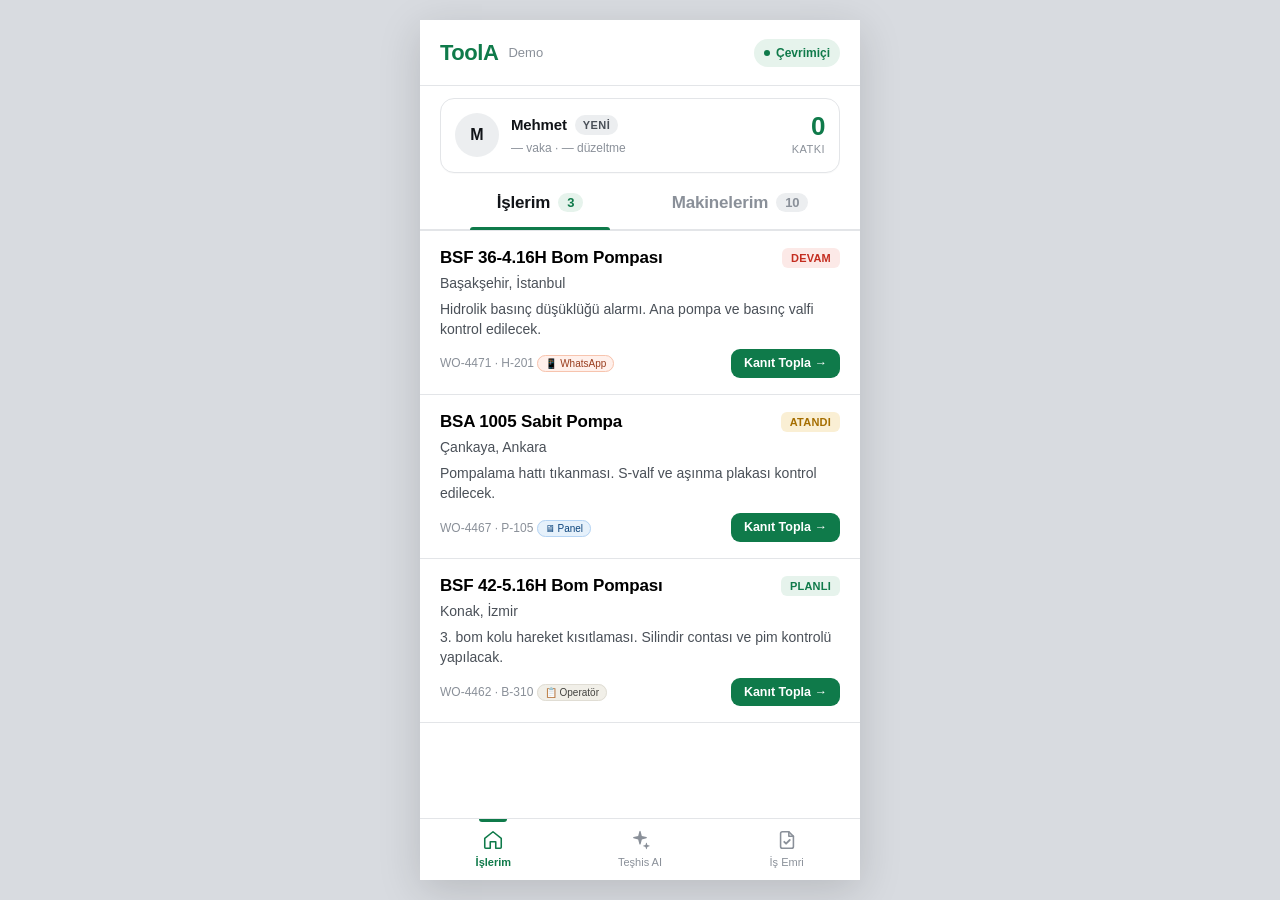
<file: public/toola.html>
<!DOCTYPE html>
<html lang="tr">
<head>
<meta charset="UTF-8">
<meta name="viewport" content="width=device-width, initial-scale=1.0, maximum-scale=1.0, user-scalable=no, viewport-fit=cover">
<title>ToolA</title>
<style>
  :root {
    --bg: #ffffff;
    --bg-2: #f6f7f8;
    --bg-3: #eceef0;
    --border: #e3e5e8;
    --border-strong: #c9ccd1;
    --text: #111418;
    --text-2: #4a5058;
    --text-3: #8a9099;
    --accent: #0f7a4a;
    --accent-2: #0c6240;
    --accent-bg: #e6f3ec;
    --danger: #c42d20;
    --danger-bg: #fce9e7;
    --warn: #a56e00;
    --warn-bg: #faefd4;
  }

  * { box-sizing: border-box; margin: 0; padding: 0; -webkit-tap-highlight-color: transparent; }
  html, body { height: 100%; overflow: hidden; overscroll-behavior: none; }

  body {
    font-family: -apple-system, BlinkMacSystemFont, "SF Pro Text", "Segoe UI", Roboto, sans-serif;
    background: #d8dbe0;
    color: var(--text);
    font-size: 16px;
    line-height: 1.5;
    -webkit-font-smoothing: antialiased;
    user-select: none;
  }

  .device {
    max-width: 480px;
    height: 100vh;
    height: 100dvh;
    margin: 0 auto;
    background: var(--bg);
    display: flex;
    flex-direction: column;
    position: relative;
    overflow: hidden;
  }
  @media (min-width: 640px) {
    .device {
      max-width: 440px;
      margin: 20px auto;
      height: calc(100vh - 40px);
      height: calc(100dvh - 40px);
      box-shadow: 0 10px 40px rgba(0,0,0,0.15);
    }
  }

  /* ===== HEADER ===== */
  .header {
    display: flex;
    justify-content: space-between;
    align-items: center;
    padding: 16px 20px;
    border-bottom: 1px solid var(--border);
    background: var(--bg);
    flex-shrink: 0;
  }
  .header-left {
    display: flex;
    align-items: center;
    gap: 10px;
  }
  .logo {
    font-size: 22px;
    font-weight: 700;
    letter-spacing: -0.02em;
    color: var(--accent);
  }
  .client {
    font-size: 13px;
    color: var(--text-3);
    font-weight: 500;
  }
  .status {
    display: flex;
    align-items: center;
    gap: 6px;
    padding: 5px 10px;
    background: var(--accent-bg);
    color: var(--accent);
    font-size: 12px;
    font-weight: 600;
    border-radius: 100px;
    cursor: pointer;
    border: none;
    font-family: inherit;
  }
  .status::before {
    content: '';
    width: 6px;
    height: 6px;
    border-radius: 50%;
    background: var(--accent);
  }
  .status.offline {
    background: var(--warn-bg);
    color: var(--warn);
  }
  .status.offline::before {
    background: var(--warn);
  }

  /* ===== SCREENS ===== */
  .screens {
    flex: 1;
    position: relative;
    overflow: hidden;
  }
  .screen {
    position: absolute;
    inset: 0;
    overflow-y: auto;
    overflow-x: hidden;
    opacity: 0;
    pointer-events: none;
    -webkit-overflow-scrolling: touch;
  }
  .screen.active { opacity: 1; pointer-events: auto; }
  .screen::-webkit-scrollbar { width: 0; }

  /* ===== HOME / JOBS LIST ===== */
  .greeting {
    padding: 24px 20px 8px;
  }
  .greeting-hi {
    font-size: 26px;
    font-weight: 700;
    letter-spacing: -0.02em;
    line-height: 1.2;
  }
  .greeting-sub {
    font-size: 15px;
    color: var(--text-2);
    margin-top: 4px;
  }

  .quick-ask {
    margin: 16px 20px;
    padding: 16px;
    background: var(--accent);
    color: white;
    border-radius: 14px;
    display: flex;
    align-items: center;
    gap: 14px;
    cursor: pointer;
    border: none;
    width: calc(100% - 40px);
    text-align: left;
    font-family: inherit;
  }
  .quick-ask:active { background: var(--accent-2); }
  .qa-icon {
    width: 44px;
    height: 44px;
    border-radius: 50%;
    background: rgba(255,255,255,0.2);
    display: flex;
    align-items: center;
    justify-content: center;
    flex-shrink: 0;
  }
  .qa-text { flex: 1; }
  .qa-title {
    font-size: 16px;
    font-weight: 600;
    color: white;
  }
  .qa-sub {
    font-size: 13px;
    color: rgba(255,255,255,0.85);
    margin-top: 2px;
  }

  .list-title {
    padding: 20px 20px 10px;
    font-size: 13px;
    font-weight: 600;
    color: var(--text-3);
    text-transform: uppercase;
    letter-spacing: 0.05em;
    display: flex;
    justify-content: space-between;
    align-items: center;
  }

  /* ===== HOME TABS (Islerim / Bolgem) ===== */
  .home-tabs {
    display: flex;
    padding: 0 20px;
    border-bottom: 1px solid var(--border);
    gap: 0;
    margin-top: 4px;
  }
  .home-tab {
    flex: 1;
    padding: 16px 12px;
    background: transparent;
    border: none;
    color: var(--text-3);
    font-size: 17px;
    font-weight: 700;
    letter-spacing: -0.01em;
    cursor: pointer;
    font-family: inherit;
    position: relative;
    display: flex;
    align-items: center;
    justify-content: center;
    gap: 8px;
  }
  .home-tab.active { color: var(--text); }
  .home-tab.active::after {
    content: '';
    position: absolute;
    bottom: -1px;
    left: 15%;
    right: 15%;
    height: 3px;
    background: var(--accent);
    border-radius: 3px 3px 0 0;
  }
  .home-tab-count {
    font-size: 13px;
    padding: 2px 9px;
    border-radius: 100px;
    background: var(--bg-3);
    color: var(--text-3);
    font-weight: 700;
  }
  .home-tab.active .home-tab-count {
    background: var(--accent-bg);
    color: var(--accent);
  }

  /* ===== CONTRIBUTION CARD ===== */
  .contrib-card {
    margin: 12px 20px 4px;
    padding: 14px;
    background: var(--bg);
    border: 1px solid var(--border);
    border-radius: 14px;
    display: flex;
    align-items: center;
    gap: 12px;
    box-shadow: 0 1px 0 rgba(0,0,0,0.02);
  }
  .contrib-avatar {
    width: 44px; height: 44px;
    border-radius: 50%;
    background: var(--bg-3);
    color: var(--text);
    font-weight: 800;
    font-size: 16px;
    display: flex; align-items: center; justify-content: center;
    letter-spacing: 0.02em;
    flex-shrink: 0;
  }
  .contrib-main { flex: 1; min-width: 0; }
  .contrib-name {
    font-size: 15px; font-weight: 700; color: var(--text);
    letter-spacing: -0.01em;
    display: flex; align-items: center; gap: 8px; flex-wrap: wrap;
  }
  .contrib-badge {
    font-size: 11px; font-weight: 700;
    padding: 2px 8px; border-radius: 100px;
    text-transform: uppercase; letter-spacing: 0.04em;
  }
  .contrib-badge.yeni { background: var(--bg-3); color: var(--text-2); }
  .contrib-badge.deneyimli { background: #e2efff; color: #1d4ed8; }
  .contrib-badge.uzman { background: #ffe9d1; color: #b35a00; }
  .contrib-badge.usta { background: #d6ebd9; color: #0c5132; }
  .contrib-meta { margin-top: 3px; font-size: 12px; color: var(--text-3); }
  .contrib-score { text-align: right; flex-shrink: 0; }
  .contrib-score-val {
    font-size: 26px; font-weight: 800; color: var(--accent);
    letter-spacing: -0.02em; line-height: 1;
  }
  .contrib-score-lbl {
    font-size: 11px; color: var(--text-3); margin-top: 2px;
    text-transform: uppercase; letter-spacing: 0.04em;
  }

  /* ===== SUPERVISOR PANEL ===== */
  .sup-panel {
    margin: 8px 20px 4px;
    padding: 12px 14px;
    background: var(--bg-2);
    border: 1px solid var(--border);
    border-radius: 12px;
  }
  .sup-panel-title {
    font-size: 12px; font-weight: 700;
    color: var(--text-3); text-transform: uppercase; letter-spacing: 0.06em;
    margin-bottom: 8px;
  }
  .sup-stats { display: grid; grid-template-columns: repeat(3, 1fr); gap: 10px; }
  .sup-stat {
    background: var(--bg);
    border: 1px solid var(--border);
    border-radius: 10px;
    padding: 8px 10px;
  }
  .sup-stat-val {
    font-size: 18px; font-weight: 800; color: var(--text);
    letter-spacing: -0.01em; line-height: 1.1;
  }
  .sup-stat-lbl { font-size: 11px; color: var(--text-3); margin-top: 3px; }

  /* ===== BÖLGEM (region) ===== */
  .region-header {
    padding: 16px 20px 8px;
  }
  .region-header-title {
    font-size: 17px;
    font-weight: 700;
    letter-spacing: -0.01em;
    color: var(--text);
    margin-bottom: 2px;
  }
  .region-header-cities {
    font-size: 13px;
    color: var(--text-3);
    font-weight: 500;
  }

  .region-summary {
    padding: 16px 20px;
    background: var(--bg-2);
    border-bottom: 1px solid var(--border);
    display: flex;
    justify-content: space-between;
    gap: 12px;
  }
  .region-stat {
    flex: 1;
    text-align: center;
  }
  .region-stat-val {
    font-size: 20px;
    font-weight: 700;
    color: var(--text);
    letter-spacing: -0.02em;
    line-height: 1;
  }
  .region-stat-val.warn { color: var(--warn); }
  .region-stat-val.accent { color: var(--accent); }
  .region-stat-lbl {
    font-size: 11px;
    color: var(--text-3);
    margin-top: 4px;
    font-weight: 500;
  }

  .region-search {
    padding: 14px 20px 10px;
  }
  .region-search-input {
    width: 100%;
    padding: 12px 14px 12px 38px;
    background: var(--bg-2);
    border: 1px solid var(--border);
    border-radius: 10px;
    font-size: 14px;
    font-family: inherit;
    color: var(--text);
    outline: none;
    background-image: url("data:image/svg+xml;utf8,<svg xmlns='http://www.w3.org/2000/svg' width='16' height='16' viewBox='0 0 24 24' fill='none' stroke='%238a9099' stroke-width='2.2' stroke-linecap='round' stroke-linejoin='round'><circle cx='11' cy='11' r='7'/><line x1='21' y1='21' x2='16.5' y2='16.5'/></svg>");
    background-repeat: no-repeat;
    background-position: 12px center;
  }
  .region-search-input:focus { border-color: var(--accent); background-color: var(--bg); }

  .region-filter {
    padding: 0 20px 12px;
    display: flex;
    gap: 6px;
    overflow-x: auto;
  }
  .region-filter::-webkit-scrollbar { height: 0; }
  .region-chip {
    padding: 7px 12px;
    background: var(--bg);
    border: 1px solid var(--border);
    color: var(--text-2);
    font-size: 13px;
    font-weight: 500;
    border-radius: 100px;
    cursor: pointer;
    font-family: inherit;
    white-space: nowrap;
    flex-shrink: 0;
  }
  .region-chip.active {
    background: var(--text);
    border-color: var(--text);
    color: white;
  }
  .region-chip-warn.active {
    background: var(--warn);
    border-color: var(--warn);
  }
  .region-chip-danger.active {
    background: var(--danger);
    border-color: var(--danger);
  }

  .region-city-header {
    padding: 12px 20px 8px;
    font-size: 12px;
    font-weight: 600;
    color: var(--text-3);
    text-transform: uppercase;
    letter-spacing: 0.05em;
    background: var(--bg-2);
    border-top: 1px solid var(--border);
    border-bottom: 1px solid var(--border);
    display: flex;
    justify-content: space-between;
    align-items: center;
  }
  .region-city-header .city-count {
    text-transform: none;
    letter-spacing: 0;
    color: var(--text-3);
    font-weight: 500;
  }

  .machine {
    padding: 14px 20px;
    border-bottom: 1px solid var(--border);
    cursor: pointer;
    background: var(--bg);
    display: block;
    width: 100%;
    text-align: left;
    border-left: none;
    border-right: none;
    border-top: none;
    font-family: inherit;
  }
  .machine:active { background: var(--bg-2); }

  .machine-head {
    display: flex;
    justify-content: space-between;
    align-items: center;
    gap: 10px;
    margin-bottom: 6px;
  }
  .machine-name {
    font-size: 15px;
    font-weight: 600;
    color: var(--text);
    line-height: 1.3;
    flex: 1;
  }
  .machine-status {
    font-size: 11px;
    font-weight: 700;
    padding: 3px 8px;
    border-radius: 6px;
    letter-spacing: 0.02em;
    text-transform: uppercase;
    white-space: nowrap;
  }
  .machine-status.ok { background: var(--accent-bg); color: var(--accent); }
  .machine-status.busy { background: var(--warn-bg); color: var(--warn); }
  .machine-status.fault { background: var(--danger-bg); color: var(--danger); }
  .machine-status.service { background: var(--bg-3); color: var(--text-2); }

  .machine-meta {
    display: flex;
    flex-wrap: wrap;
    gap: 4px 10px;
    font-size: 13px;
    color: var(--text-2);
    margin-bottom: 6px;
  }
  .machine-meta span {
    display: flex;
    align-items: center;
    gap: 4px;
  }
  .machine-alerts {
    display: flex;
    gap: 8px;
    margin-top: 8px;
    padding-top: 8px;
    border-top: 1px dashed var(--border);
    font-size: 12px;
    color: var(--warn);
    font-weight: 500;
    align-items: center;
  }
  .machine-alert-icon {
    color: var(--warn);
    flex-shrink: 0;
  }

  /* Machine detail */
  .machine-detail-top {
    padding: 4px 20px 16px;
    border-bottom: 1px solid var(--border);
  }
  .machine-detail-name {
    font-size: 22px;
    font-weight: 700;
    letter-spacing: -0.02em;
    line-height: 1.2;
    margin-bottom: 8px;
  }
  .machine-detail-loc {
    font-size: 14px;
    color: var(--text-2);
    margin-bottom: 10px;
    display: flex;
    align-items: center;
    gap: 4px;
  }
  .machine-detail-status-row {
    display: flex;
    gap: 8px;
    flex-wrap: wrap;
  }

  .machine-spec {
    padding: 16px 20px;
    border-bottom: 1px solid var(--border);
  }
  .machine-spec-title {
    font-size: 13px;
    font-weight: 600;
    color: var(--text-3);
    text-transform: uppercase;
    letter-spacing: 0.05em;
    margin-bottom: 10px;
  }
  .spec-grid {
    display: grid;
    grid-template-columns: 1fr 1fr;
    gap: 10px 16px;
  }
  .spec-item {
    display: flex;
    flex-direction: column;
    gap: 2px;
  }
  .spec-item .k {
    font-size: 12px;
    color: var(--text-3);
  }
  .spec-item .v {
    font-size: 14px;
    font-weight: 600;
    color: var(--text);
  }

  .machine-actions {
    position: sticky;
    bottom: 0;
    padding: 12px 16px 16px;
    background: var(--bg);
    border-top: 1px solid var(--border);
    display: flex;
    gap: 8px;
  }

  .machine-subtitle {
    font-size: 12px;
    color: var(--text-3);
    padding: 8px 16px 0;
  }

  .machine-ask-wrap {
    padding: 16px;
    border-top: 0.5px solid var(--border);
    margin-top: 8px;
  }
  .machine-ask-label {
    font-size: 12px;
    font-weight: 500;
    color: var(--text-2);
    margin-bottom: 8px;
  }
  .machine-ask-examples {
    display: flex;
    flex-wrap: wrap;
    gap: 6px;
    margin-bottom: 10px;
  }
  .machine-ask-chip {
    font-size: 11px;
    padding: 4px 10px;
    border-radius: 20px;
    border: 0.5px solid var(--border);
    background: var(--bg);
    color: var(--text-2);
    cursor: pointer;
    font-family: inherit;
  }
  .machine-ask-input-row {
    display: flex;
    gap: 8px;
    align-items: center;
  }
  .machine-ask-input {
    flex: 1;
    padding: 10px 14px;
    border-radius: 10px;
    border: 1px solid var(--border);
    font-size: 13px;
    background: var(--bg);
    color: var(--text);
    outline: none;
    font-family: inherit;
  }
  .machine-ask-btn {
    width: 40px;
    height: 40px;
    border-radius: 10px;
    background: #E85D2F;
    border: none;
    display: flex;
    align-items: center;
    justify-content: center;
    cursor: pointer;
    flex-shrink: 0;
    color: white;
  }
  .machine-ask-answer {
    margin-top: 12px;
    padding: 12px 14px;
    background: var(--bg-2);
    border-radius: 10px;
    font-size: 13px;
    color: var(--text);
    line-height: 1.6;
    border-left: 3px solid #E85D2F;
  }

  .risk-card {
    padding: 12px 14px;
    background: var(--bg-2);
    border-radius: 10px;
    margin-bottom: 10px;
  }
  .risk-card:last-child { margin-bottom: 0; }
  .risk-head {
    display: flex;
    align-items: center;
    gap: 10px;
    margin-bottom: 8px;
  }
  .risk-icon {
    width: 32px;
    height: 32px;
    border-radius: 50%;
    background: var(--accent-bg);
    color: var(--accent);
    display: flex;
    align-items: center;
    justify-content: center;
    flex-shrink: 0;
  }
  .risk-icon.warn {
    background: var(--warn-bg);
    color: var(--warn);
  }
  .risk-body { flex: 1; min-width: 0; }
  .risk-title {
    font-size: 14px;
    font-weight: 600;
    color: var(--text);
    line-height: 1.3;
  }
  .risk-sub {
    font-size: 12px;
    color: var(--text-3);
    margin-top: 2px;
  }
  .risk-pct {
    font-size: 20px;
    font-weight: 700;
    color: var(--accent);
    letter-spacing: -0.02em;
  }
  .risk-detail {
    font-size: 13px;
    color: var(--text-2);
    line-height: 1.45;
    padding-top: 8px;
    border-top: 1px dashed var(--border);
  }
  .risk-detail strong { color: var(--text); font-weight: 600; }

  .job {
    padding: 16px 20px;
    border-top: 1px solid var(--border);
    cursor: pointer;
    background: var(--bg);
    display: block;
    width: 100%;
    text-align: left;
    border-left: none;
    border-right: none;
    border-bottom: none;
    font-family: inherit;
  }
  .job:last-child { border-bottom: 1px solid var(--border); }
  .job:active { background: var(--bg-2); }

  .job-head {
    display: flex;
    justify-content: space-between;
    align-items: center;
    gap: 12px;
    margin-bottom: 6px;
  }
  .job-name {
    font-size: 17px;
    font-weight: 600;
    letter-spacing: -0.01em;
    flex: 1;
    line-height: 1.3;
  }
  .job-badge {
    font-size: 11px;
    font-weight: 700;
    padding: 4px 9px;
    border-radius: 6px;
    letter-spacing: 0.02em;
    white-space: nowrap;
    text-transform: uppercase;
  }
  .job-badge.urgent { background: var(--danger-bg); color: var(--danger); }
  .job-badge.active { background: var(--warn-bg); color: var(--warn); }
  .job-badge.scheduled { background: var(--accent-bg); color: var(--accent); }

  .job-loc {
    font-size: 14px;
    color: var(--text-2);
    margin-bottom: 8px;
    display: flex;
    align-items: center;
    gap: 4px;
  }
  .job-desc {
    font-size: 14px;
    color: var(--text-2);
    line-height: 1.45;
    margin-bottom: 10px;
  }
  .job-ref {
    font-size: 12px;
    color: var(--text-3);
    font-weight: 500;
  }
  .job-footer {
    display: flex;
    align-items: center;
    justify-content: space-between;
    gap: 12px;
  }
  .job-footer .job-ref { margin: 0; }
  .src-chip {
    font-size: 10px;
    padding: 2px 7px;
    border-radius: 20px;
    font-weight: 500;
  }
  .src-whatsapp {
    background: #FFF0EB; color: #993C1D;
    border: 0.5px solid #F7C4AE;
  }
  .src-panel {
    background: #E6F1FB; color: #0C447C;
    border: 0.5px solid #B5D4F4;
  }
  .src-operator {
    background: #F1EFE8; color: #444441;
    border: 0.5px solid #E0DDD4;
  }
  .job-evidence-btn {
    display: inline-flex;
    align-items: center;
    gap: 6px;
    padding: 8px 13px;
    background: var(--accent, #E85D2F);
    color: #fff;
    font-size: 12.5px;
    font-weight: 600;
    border-radius: 9px;
    border: none;
    cursor: pointer;
    font-family: inherit;
    line-height: 1;
    white-space: nowrap;
    transition: opacity .15s ease, transform .1s ease;
  }
  .job-evidence-btn:hover { opacity: .92; }
  .job-evidence-btn:active { transform: scale(.97); }

  /* ===== JOB DETAIL ===== */
  .back-btn {
    padding: 16px 20px;
    display: flex;
    align-items: center;
    gap: 10px;
    font-size: 15px;
    font-weight: 500;
    color: var(--text-2);
    cursor: pointer;
    border: none;
    background: transparent;
    font-family: inherit;
  }
  .back-btn:active { color: var(--text); }

  /* Top bar with back + centered title */
  .topbar {
    display: grid;
    grid-template-columns: 80px 1fr 80px;
    align-items: center;
    padding: 14px 20px;
    border-bottom: 1px solid var(--border);
    min-height: 56px;
  }
  .topbar-back {
    display: flex;
    align-items: center;
    gap: 6px;
    font-size: 15px;
    font-weight: 500;
    color: var(--text-2);
    cursor: pointer;
    border: none;
    background: transparent;
    font-family: inherit;
    padding: 8px 0;
    margin-left: -4px;
  }
  .topbar-back:active { color: var(--text); }
  .topbar-title {
    font-size: 17px;
    font-weight: 600;
    letter-spacing: -0.01em;
    text-align: center;
    line-height: 1.2;
  }
  .topbar-action {
    text-align: right;
  }

  .detail-top {
    padding: 4px 20px 20px;
    border-bottom: 1px solid var(--border);
  }
  .detail-name {
    font-size: 24px;
    font-weight: 700;
    letter-spacing: -0.02em;
    line-height: 1.2;
    margin-bottom: 10px;
  }
  .detail-info {
    display: flex;
    flex-wrap: wrap;
    gap: 6px 12px;
    font-size: 14px;
    color: var(--text-2);
    margin-bottom: 14px;
  }
  .detail-info span { display: flex; align-items: center; gap: 4px; }
  .dot { width: 3px; height: 3px; border-radius: 50%; background: var(--text-3); }

  .detail-complaint {
    font-size: 15px;
    color: var(--text);
    line-height: 1.5;
    padding: 14px 16px;
    background: var(--bg-2);
    border-radius: 10px;
  }

  .section {
    padding: 20px;
    border-bottom: 1px solid var(--border);
  }
  .section-title {
    font-size: 17px;
    font-weight: 600;
    letter-spacing: -0.01em;
    margin-bottom: 4px;
  }
  .section-sub {
    font-size: 13px;
    color: var(--text-3);
    margin-bottom: 14px;
  }

  .part {
    display: flex;
    align-items: center;
    gap: 14px;
    padding: 12px 0;
    border-bottom: 1px solid var(--border);
  }
  .part:last-child { border-bottom: none; }
  .part-check {
    width: 24px;
    height: 24px;
    border: 2px solid var(--border-strong);
    border-radius: 6px;
    display: flex;
    align-items: center;
    justify-content: center;
    cursor: pointer;
    flex-shrink: 0;
    background: var(--bg);
  }
  .part-check.on {
    background: var(--accent);
    border-color: var(--accent);
    color: white;
  }
  .part-body { flex: 1; min-width: 0; }
  .part-name {
    font-size: 15px;
    font-weight: 500;
    color: var(--text);
  }
  .part.checked .part-name { color: var(--text-3); text-decoration: line-through; }
  .part-meta {
    font-size: 13px;
    color: var(--text-3);
    margin-top: 2px;
  }
  .part-prob {
    font-size: 15px;
    font-weight: 700;
    color: var(--accent);
    min-width: 40px;
    text-align: right;
  }
  .part-prob.low { color: var(--text-3); }

  .log {
    display: flex;
    justify-content: space-between;
    padding: 12px 0;
    border-bottom: 1px solid var(--border);
    font-size: 14px;
  }
  .log:last-child { border-bottom: none; }
  .log-date { color: var(--text-3); width: 100px; flex-shrink: 0; }
  .log-what { flex: 1; color: var(--text); }
  .log-dur { color: var(--text-3); }

  /* ===== STICKY BOTTOM ACTIONS ===== */
  .bottom-bar {
    position: sticky;
    bottom: 0;
    padding: 12px 16px 16px;
    background: var(--bg);
    border-top: 1px solid var(--border);
    display: flex;
    gap: 8px;
  }
  .btn {
    flex: 1;
    padding: 16px;
    font-size: 15px;
    font-weight: 600;
    border-radius: 12px;
    border: none;
    cursor: pointer;
    font-family: inherit;
    transition: transform 0.05s;
    display: flex;
    align-items: center;
    justify-content: center;
    gap: 8px;
  }
  .btn:active { transform: scale(0.98); }
  .btn-primary {
    background: var(--accent);
    color: white;
    flex: 1.5;
  }
  .btn-secondary {
    background: var(--bg-2);
    color: var(--text);
  }
  .btn-danger {
    background: var(--danger-bg);
    color: var(--danger);
  }

  /* ===== DIAGNOSIS ENTRY (Thread list view) ===== */
  #s-diag {
    display: none;
    flex-direction: column;
    padding-bottom: 0 !important;
  }
  #s-diag.active { display: flex; }

  .diag-scroll {
    flex: 1;
    overflow-y: auto;
    -webkit-overflow-scrolling: touch;
  }
  .diag-scroll::-webkit-scrollbar { width: 0; }

  .diag-hero-compact {
    padding: 24px 20px 8px;
    text-align: center;
  }
  .diag-title-compact {
    font-size: 20px;
    font-weight: 700;
    letter-spacing: -0.02em;
    margin-bottom: 4px;
  }
  .diag-sub-compact {
    font-size: 14px;
    color: var(--text-2);
    margin-bottom: 20px;
  }
  .mic-compact {
    margin: 0 auto 12px;
    width: 120px;
    height: 120px;
    border-radius: 50%;
    background: var(--accent);
    color: white;
    border: none;
    cursor: pointer;
    display: flex;
    align-items: center;
    justify-content: center;
    box-shadow: 0 8px 24px rgba(15, 122, 74, 0.32);
    transition: transform 0.1s;
    position: relative;
  }
  .mic-compact:active { transform: scale(0.96); }
  .mic-compact::after {
    content: '';
    position: absolute;
    inset: -10px;
    border-radius: 50%;
    border: 2px solid var(--accent);
    opacity: 0;
    animation: ping 2.5s ease-out infinite;
  }
  .mic-hint-compact {
    text-align: center;
    font-size: 13px;
    color: var(--text-3);
    margin-bottom: 16px;
  }

  .chips-compact {
    display: flex;
    gap: 8px;
    padding: 0 20px 18px;
    overflow-x: auto;
    -webkit-overflow-scrolling: touch;
    scroll-snap-type: x proximity;
  }
  .chips-compact::-webkit-scrollbar { height: 0; }
  .chips-compact .chip {
    flex-shrink: 0;
    scroll-snap-align: start;
  }
  /* Fade edges for scroll hint */
  .chips-wrap {
    position: relative;
  }
  .chips-wrap::after {
    content: '';
    position: absolute;
    right: 0;
    top: 0;
    bottom: 18px;
    width: 24px;
    background: linear-gradient(to right, transparent, var(--bg));
    pointer-events: none;
  }

  /* Thread list */
  .threads-section {
    padding: 12px 20px 20px;
    border-top: 1px solid var(--border);
    background: var(--bg-2);
  }
  .threads-head {
    display: flex;
    justify-content: space-between;
    align-items: center;
    padding: 6px 0 12px;
    font-size: 12px;
    font-weight: 600;
    color: var(--text-3);
    text-transform: uppercase;
    letter-spacing: 0.05em;
  }
  .threads-head .count {
    text-transform: none;
    letter-spacing: 0;
    font-weight: 500;
  }

  .thread-day-sep {
    padding: 10px 0 6px;
    font-size: 11px;
    color: var(--text-3);
    font-weight: 600;
    text-transform: uppercase;
    letter-spacing: 0.05em;
  }

  .thread-card {
    display: flex;
    gap: 12px;
    padding: 14px;
    margin-bottom: 8px;
    background: var(--bg);
    border: 1px solid var(--border);
    border-radius: 12px;
    cursor: pointer;
    text-align: left;
    border-left: none;
    border-right: none;
    border-top: none;
    border-bottom: none;
    box-shadow: 0 1px 2px rgba(0,0,0,0.02);
    width: 100%;
    font-family: inherit;
  }
  .thread-card { border: 1px solid var(--border); }
  .thread-card:active { background: var(--bg-2); }

  .thread-icon {
    width: 36px;
    height: 36px;
    border-radius: 10px;
    background: var(--bg-2);
    display: flex;
    align-items: center;
    justify-content: center;
    color: var(--text-2);
    flex-shrink: 0;
  }
  .thread-card.linked .thread-icon {
    background: var(--accent-bg);
    color: var(--accent);
  }
  .thread-card.closed .thread-icon {
    background: var(--bg-3);
    color: var(--text-3);
  }

  .thread-body { flex: 1; min-width: 0; }
  .thread-title {
    font-size: 14.5px;
    font-weight: 600;
    color: var(--text);
    line-height: 1.35;
    margin-bottom: 5px;
    overflow: hidden;
    text-overflow: ellipsis;
    display: -webkit-box;
    -webkit-line-clamp: 2;
    -webkit-box-orient: vertical;
  }
  .thread-meta {
    display: flex;
    align-items: center;
    gap: 8px;
    font-size: 12px;
    color: var(--text-3);
    flex-wrap: wrap;
  }
  .thread-meta .mini-dot { width: 3px; height: 3px; border-radius: 50%; background: var(--text-3); }
  .thread-wo {
    padding: 2px 7px;
    background: var(--accent-bg);
    color: var(--accent);
    border-radius: 4px;
    font-size: 11px;
    font-weight: 600;
  }
  .thread-wo.closed {
    background: var(--bg-3);
    color: var(--text-3);
  }
  .thread-msg-count {
    color: var(--text-2);
    font-weight: 500;
  }

  .threads-empty {
    padding: 30px 20px;
    text-align: center;
    color: var(--text-3);
    font-size: 13px;
  }

  /* ===== BOTTOM ASK BAR - always visible on diag screen ===== */
  .diag-ask-bar {
    padding: 10px 14px 14px;
    background: var(--bg);
    border-top: 1px solid var(--border);
    display: flex;
    gap: 8px;
    align-items: center;
    flex-shrink: 0;
  }
  .diag-ask-input {
    flex: 1;
    padding: 12px 16px;
    background: var(--bg-2);
    border: 1px solid var(--border);
    border-radius: 100px;
    font-size: 15px;
    font-family: inherit;
    color: var(--text);
    outline: none;
    min-width: 0;
  }
  .diag-ask-input:focus { border-color: var(--accent); background: var(--bg); }
  .diag-ask-input::placeholder { color: var(--text-3); }
  .diag-ask-mic, .diag-ask-send {
    width: 44px;
    height: 44px;
    border-radius: 50%;
    background: var(--accent);
    color: white;
    border: none;
    cursor: pointer;
    display: flex;
    align-items: center;
    justify-content: center;
    flex-shrink: 0;
  }
  .diag-ask-mic:active, .diag-ask-send:active { background: var(--accent-2); }
  .diag-ask-send { display: none; }
  .diag-ask-send.show { display: flex; }
  .diag-ask-mic.hide { display: none; }
  .diag-title {
    font-size: 22px;
    font-weight: 700;
    letter-spacing: -0.02em;
    margin-bottom: 6px;
  }
  .diag-sub {
    font-size: 15px;
    color: var(--text-2);
    margin-bottom: 30px;
  }

  .mic-huge {
    margin: 0 auto;
    width: 140px;
    height: 140px;
    border-radius: 50%;
    background: var(--accent);
    color: white;
    border: none;
    cursor: pointer;
    display: flex;
    align-items: center;
    justify-content: center;
    box-shadow: 0 8px 30px rgba(15, 122, 74, 0.35);
    transition: transform 0.1s;
    position: relative;
  }
  .mic-huge:active { transform: scale(0.96); }
  .mic-huge::after {
    content: '';
    position: absolute;
    inset: -14px;
    border-radius: 50%;
    border: 2px solid var(--accent);
    opacity: 0;
    animation: ping 2.5s ease-out infinite;
  }
  @keyframes ping {
    0% { transform: scale(0.9); opacity: 0.6; }
    100% { transform: scale(1.2); opacity: 0; }
  }
  .mic-hint {
    text-align: center;
    font-size: 14px;
    color: var(--text-3);
    margin-top: 16px;
  }

  .chips {
    display: flex;
    flex-wrap: wrap;
    gap: 8px;
    justify-content: center;
    padding: 30px 20px 16px;
  }
  .chip {
    padding: 10px 16px;
    background: var(--bg-2);
    border: 1px solid var(--border);
    color: var(--text);
    font-size: 14px;
    font-weight: 500;
    border-radius: 100px;
    cursor: pointer;
    font-family: inherit;
  }
  .chip:active { background: var(--bg-3); }

  .ask-input-wrap {
    padding: 16px 20px 30px;
  }
  .ask-input {
    width: 100%;
    padding: 14px 18px;
    background: var(--bg-2);
    border: 1px solid var(--border);
    border-radius: 12px;
    font-size: 15px;
    font-family: inherit;
    color: var(--text);
    outline: none;
  }
  .ask-input:focus { border-color: var(--accent); background: var(--bg); }
  .ask-input::placeholder { color: var(--text-3); }

  /* ===== ANSWER ===== */
  .ans-header {
    padding: 16px 20px;
    border-bottom: 1px solid var(--border);
  }
  .ans-q {
    font-size: 20px;
    font-weight: 700;
    letter-spacing: -0.02em;
    line-height: 1.3;
    margin-top: 4px;
  }
  .ans-time {
    font-size: 13px;
    color: var(--accent);
    font-weight: 600;
    margin-top: 8px;
  }

  /* Thinking */
  .thinking {
    padding: 40px 24px;
  }
  .think-step {
    display: flex;
    align-items: center;
    gap: 14px;
    padding: 12px 0;
    font-size: 15px;
    color: var(--text-3);
    transition: all 0.3s;
  }
  .think-step.active { color: var(--text); }
  .think-step.done { color: var(--text-3); }
  .think-dot {
    width: 20px;
    height: 20px;
    border-radius: 50%;
    border: 2px solid var(--border-strong);
    flex-shrink: 0;
    display: flex;
    align-items: center;
    justify-content: center;
  }
  .think-step.active .think-dot {
    border-color: var(--accent);
    background: var(--accent);
    animation: spin-dot 0.8s linear infinite;
  }
  @keyframes spin-dot {
    0% { box-shadow: 0 0 0 0 rgba(15,122,74,0.5); }
    100% { box-shadow: 0 0 0 6px rgba(15,122,74,0); }
  }
  .think-step.done .think-dot {
    border-color: var(--accent);
    background: var(--accent);
    color: white;
  }

  /* Kanıt context bandı (s-answer) */
  .ev-context-bar {
    margin: 12px 16px;
    padding: 10px 14px;
    background: #F0F7E6;
    border: 0.5px solid #C0DD97;
    border-radius: 10px;
  }
  .ev-context-label {
    font-size: 11px;
    color: #3B6D11;
    margin-bottom: 6px;
    font-weight: 500;
  }
  .ev-context-chips {
    display: flex;
    flex-wrap: wrap;
    gap: 6px;
  }
  .ev-ctx-chip {
    font-size: 12px;
    padding: 3px 10px;
    background: #fff;
    border: 0.5px solid #C0DD97;
    border-radius: 20px;
    color: #3B6D11;
  }

  /* Safety - clear and visible */
  .safety {
    margin: 20px;
    padding: 16px;
    background: var(--danger-bg);
    border-radius: 12px;
    border-left: 4px solid var(--danger);
  }
  .safety-title {
    font-size: 14px;
    font-weight: 700;
    color: var(--danger);
    text-transform: uppercase;
    letter-spacing: 0.05em;
    margin-bottom: 8px;
    display: flex;
    align-items: center;
    gap: 6px;
  }
  .safety-list {
    list-style: none;
    padding: 0;
  }
  .safety-list li {
    font-size: 14px;
    color: var(--text);
    padding: 4px 0;
    padding-left: 16px;
    position: relative;
    line-height: 1.4;
  }
  .safety-list li::before {
    content: '•';
    position: absolute;
    left: 0;
    color: var(--danger);
    font-weight: 700;
  }

  /* Steps - big and clear */
  .steps-wrap {
    padding: 0 20px;
  }
  .steps-header {
    padding: 20px 0 12px;
    font-size: 17px;
    font-weight: 600;
    letter-spacing: -0.01em;
    display: flex;
    justify-content: space-between;
    align-items: center;
  }
  .steps-header-right {
    display: flex;
    align-items: center;
    gap: 12px;
  }
  .steps-read-btn {
    display: flex;
    align-items: center;
    gap: 5px;
    padding: 6px 10px;
    background: var(--accent-bg);
    color: var(--accent);
    border: none;
    border-radius: 100px;
    font-size: 12px;
    font-weight: 600;
    font-family: inherit;
    cursor: pointer;
  }
  .steps-read-btn:active { background: #d6ebdf; }
  .steps-read-btn.reading {
    background: var(--accent);
    color: white;
  }
  .steps-counter {
    font-size: 13px;
    color: var(--text-3);
    font-weight: 500;
  }

  .step {
    display: flex;
    gap: 14px;
    padding: 16px;
    border: 1px solid var(--border);
    border-radius: 12px;
    margin-bottom: 10px;
    cursor: pointer;
    background: var(--bg);
    transition: background 0.15s;
  }
  .step:active { background: var(--bg-2); }
  .step.done {
    background: var(--bg-2);
    opacity: 0.65;
  }
  .step.done .step-num {
    background: var(--accent);
    color: white;
    border-color: var(--accent);
  }
  .step.done .step-text { text-decoration: line-through; color: var(--text-2); }

  .step-num {
    width: 32px;
    height: 32px;
    border-radius: 50%;
    border: 2px solid var(--border-strong);
    display: flex;
    align-items: center;
    justify-content: center;
    font-size: 15px;
    font-weight: 700;
    color: var(--text-2);
    flex-shrink: 0;
  }
  .step-body { flex: 1; min-width: 0; }
  .step-text {
    font-size: 16px;
    font-weight: 500;
    line-height: 1.4;
    color: var(--text);
    margin-bottom: 6px;
  }
  .step-ref {
    font-size: 12px;
    color: var(--text-3);
  }
  .step-expected {
    margin-top: 8px;
    padding: 6px 10px;
    background: var(--accent-bg);
    color: var(--accent);
    font-size: 13px;
    font-weight: 600;
    border-radius: 6px;
    display: inline-block;
  }

  /* Depth toggle - hidden detail */
  .depth-wrap { padding: 0 20px 8px; }
  .depth-toggle {
    width: 100%;
    padding: 14px 16px;
    background: var(--bg-2);
    border: 1px solid var(--border);
    border-radius: 12px;
    font-size: 14px;
    font-weight: 500;
    font-family: inherit;
    color: var(--text);
    cursor: pointer;
    display: flex;
    align-items: center;
    justify-content: space-between;
  }
  .depth-toggle:active { background: var(--bg-3); }
  .depth-toggle-left { display: flex; flex-direction: column; align-items: flex-start; gap: 2px; }
  .depth-toggle-label { font-weight: 600; }
  .depth-toggle-sub { font-size: 12px; color: var(--text-3); }
  .depth-arrow {
    transition: transform 0.2s;
    color: var(--text-3);
  }
  .depth-arrow.open { transform: rotate(180deg); }

  .depth-panel {
    display: none;
    padding: 16px 0 0;
  }
  .depth-panel.open { display: block; }

  .depth-sub-section {
    padding: 16px 0;
    border-top: 1px solid var(--border);
  }
  .depth-sub-section:first-child { border-top: none; padding-top: 0; }
  .depth-h {
    font-size: 14px;
    font-weight: 600;
    color: var(--text-3);
    text-transform: uppercase;
    letter-spacing: 0.05em;
    margin-bottom: 10px;
  }

  .confidence-row {
    display: flex;
    align-items: baseline;
    gap: 10px;
    margin-bottom: 4px;
  }
  .confidence-num {
    font-size: 32px;
    font-weight: 700;
    color: var(--accent);
    letter-spacing: -0.02em;
  }
  .confidence-label {
    font-size: 14px;
    color: var(--text-2);
    font-weight: 500;
  }
  .confidence-what {
    font-size: 16px;
    font-weight: 600;
    margin-bottom: 12px;
  }
  .alt {
    display: flex;
    justify-content: space-between;
    padding: 8px 0;
    border-top: 1px solid var(--border);
    font-size: 14px;
  }
  .alt-name { color: var(--text-2); }
  .alt-pct { color: var(--text-3); font-weight: 600; }

  .conflict-card {
    background: var(--warn-bg);
    padding: 12px 14px;
    border-radius: 10px;
    margin-bottom: 8px;
  }
  .conflict-row {
    display: flex;
    gap: 8px;
    font-size: 14px;
    line-height: 1.4;
    margin-bottom: 4px;
  }
  .conflict-row .k {
    font-weight: 600;
    color: var(--warn);
    min-width: 50px;
  }
  .conflict-win {
    font-size: 13px;
    font-weight: 600;
    color: var(--warn);
    margin-top: 6px;
    padding-top: 6px;
    border-top: 1px solid rgba(165,110,0,0.2);
  }

  .tip {
    padding: 12px 14px;
    background: var(--bg-2);
    border-radius: 10px;
    margin-bottom: 8px;
    font-size: 14px;
    line-height: 1.45;
    color: var(--text);
  }
  .tip-sig {
    display: block;
    font-size: 12px;
    color: var(--text-3);
    font-weight: 500;
    margin-top: 6px;
  }

  .pattern-line {
    font-size: 14px;
    color: var(--text-2);
    line-height: 1.5;
  }
  .pattern-line strong { color: var(--text); }

  /* Sources */
  .sources-wrap {
    padding: 20px;
    border-top: 1px solid var(--border);
  }
  .sources-h {
    font-size: 14px;
    font-weight: 600;
    color: var(--text-3);
    text-transform: uppercase;
    letter-spacing: 0.05em;
    margin-bottom: 12px;
  }
  .source {
    display: flex;
    align-items: center;
    gap: 12px;
    padding: 10px 0;
    border-top: 1px solid var(--border);
    font-size: 14px;
  }
  .source:first-of-type { border-top: none; }
  .source-tag {
    font-size: 11px;
    font-weight: 700;
    padding: 3px 8px;
    border-radius: 6px;
    text-transform: uppercase;
    letter-spacing: 0.02em;
    background: var(--bg-2);
    color: var(--text-2);
    flex-shrink: 0;
  }
  .source-tag.p { background: var(--accent-bg); color: var(--accent); }
  .source-tag.k { background: #e7f0fa; color: #1e5ea8; }
  .source-tag.s { background: var(--warn-bg); color: var(--warn); }
  .source-name { flex: 1; color: var(--text); }
  .source-page { color: var(--text-3); font-size: 13px; }

  .not-helpful {
    text-align: center;
    padding: 16px;
    font-size: 14px;
    color: var(--text-3);
    cursor: pointer;
    border-top: 1px solid var(--border);
  }
  .not-helpful:active { color: var(--danger); }

  /* Feedback row — thumbs up/down */
  .feedback-row {
    display: flex;
    align-items: center;
    justify-content: space-between;
    padding: 16px 20px;
    border-top: 1px solid var(--border);
    gap: 12px;
  }
  .feedback-label {
    font-size: 13px;
    color: var(--text-2);
    font-weight: 500;
  }
  .feedback-buttons {
    display: flex;
    gap: 8px;
  }
  .feedback-btn {
    width: 40px;
    height: 40px;
    border-radius: 50%;
    background: var(--bg-2);
    border: 1px solid var(--border);
    color: var(--text-2);
    cursor: pointer;
    display: flex;
    align-items: center;
    justify-content: center;
    font-family: inherit;
  }
  .feedback-btn:active { transform: scale(0.94); }
  .feedback-btn.selected {
    background: var(--accent);
    border-color: var(--accent);
    color: white;
  }
  .feedback-btn.down.selected {
    background: var(--danger);
    border-color: var(--danger);
  }

  /* ===== FOLLOW-UP CONVERSATION ===== */
  .followup-area {
    padding: 0 20px 100px;
  }

  /* Topic divider — appears when AI detects topic change */
  .topic-divider {
    display: flex;
    align-items: center;
    gap: 10px;
    padding: 20px 0 14px;
    margin-top: 10px;
    border-top: 1px dashed var(--border-strong);
  }
  .topic-icon {
    width: 28px;
    height: 28px;
    border-radius: 50%;
    background: var(--accent-bg);
    color: var(--accent);
    display: flex;
    align-items: center;
    justify-content: center;
    flex-shrink: 0;
  }
  .topic-body { flex: 1; min-width: 0; }
  .topic-label {
    font-size: 12px;
    color: var(--text-3);
    font-weight: 500;
  }
  .topic-name {
    font-size: 14px;
    font-weight: 600;
    color: var(--text);
    margin-top: 1px;
  }
  .topic-back {
    font-size: 12px;
    color: var(--accent);
    font-weight: 600;
    cursor: pointer;
    flex-shrink: 0;
  }

  /* User bubble (right) */
  .bubble-user {
    margin: 16px 0 10px auto;
    max-width: 85%;
    padding: 12px 14px;
    background: var(--accent);
    color: white;
    border-radius: 16px 16px 4px 16px;
    font-size: 15px;
    line-height: 1.4;
  }

  /* AI context label (above answer bubble) */
  .bubble-context {
    display: flex;
    align-items: center;
    gap: 6px;
    margin: 12px 0 4px;
    font-size: 12px;
    color: var(--text-3);
  }
  .bubble-context.diag {
    color: var(--accent);
    font-weight: 600;
  }
  .context-dot {
    width: 5px;
    height: 5px;
    border-radius: 50%;
    background: currentColor;
  }

  /* AI answer bubble — info mode */
  .bubble-ai {
    margin-bottom: 10px;
    padding: 14px 16px;
    background: var(--bg-2);
    border-radius: 16px 16px 16px 4px;
    font-size: 15px;
    line-height: 1.5;
    color: var(--text);
    max-width: 92%;
  }
  .bubble-ai.diag {
    background: var(--bg);
    border: 1px solid var(--accent);
    border-left: 3px solid var(--accent);
  }
  .bubble-ai strong { font-weight: 600; }
  .bubble-ai .mini-ref {
    display: block;
    font-size: 12px;
    color: var(--text-3);
    margin-top: 8px;
  }

  /* AI clarification — "is this same topic?" */
  .bubble-clarify {
    margin-bottom: 10px;
    padding: 14px 16px;
    background: var(--warn-bg);
    border-radius: 12px;
    font-size: 14px;
    line-height: 1.5;
    color: var(--text);
  }
  .bubble-clarify-q {
    margin-bottom: 10px;
  }
  .clarify-actions {
    display: flex;
    gap: 8px;
  }
  .clarify-btn {
    flex: 1;
    padding: 10px;
    font-size: 13px;
    font-weight: 600;
    border-radius: 8px;
    border: 1px solid var(--border-strong);
    background: var(--bg);
    color: var(--text);
    cursor: pointer;
    font-family: inherit;
  }
  .clarify-btn.primary {
    background: var(--warn);
    border-color: var(--warn);
    color: white;
  }

  /* AI suggestion — e.g. "close work order?" */
  .bubble-suggest {
    margin: 12px 0;
    padding: 14px 16px;
    background: var(--accent-bg);
    border-radius: 12px;
    display: flex;
    align-items: center;
    gap: 12px;
  }
  .suggest-text {
    flex: 1;
    font-size: 14px;
    color: var(--text);
    line-height: 1.4;
  }
  .suggest-btn {
    padding: 8px 14px;
    background: var(--accent);
    color: white;
    border: none;
    border-radius: 8px;
    font-size: 13px;
    font-weight: 600;
    cursor: pointer;
    font-family: inherit;
    flex-shrink: 0;
  }

  /* Capture hint — small subtle indicator after user message */
  .capture-hint {
    margin: -4px 0 8px auto;
    padding: 4px 10px;
    background: var(--accent-bg);
    color: var(--accent);
    font-size: 11px;
    font-weight: 500;
    border-radius: 100px;
    display: inline-block;
    max-width: 85%;
    float: right;
    clear: both;
  }
  .capture-hint::after {
    content: '';
    display: block;
    clear: both;
  }

  /* AI Observations panel — shown at top of close form when items captured */
  .ai-capture-panel {
    margin: 16px 20px 0;
    padding: 14px;
    background: linear-gradient(135deg, var(--accent-bg) 0%, #d4ebde 100%);
    border: 1px solid var(--accent);
    border-radius: 12px;
  }
  .ai-capture-head {
    display: flex;
    align-items: center;
    gap: 8px;
    margin-bottom: 10px;
  }
  .ai-capture-badge {
    padding: 2px 7px;
    background: var(--accent);
    color: white;
    font-size: 10px;
    font-weight: 700;
    letter-spacing: 0.05em;
    border-radius: 4px;
  }
  .ai-capture-title {
    font-size: 14px;
    font-weight: 700;
    color: var(--accent-2);
  }
  .ai-capture-list {
    display: flex;
    flex-direction: column;
    gap: 6px;
  }
  .ai-capture-item {
    display: flex;
    align-items: flex-start;
    gap: 8px;
    padding: 8px 10px;
    background: rgba(255,255,255,0.6);
    border-radius: 8px;
    font-size: 13px;
    line-height: 1.35;
    color: var(--text);
  }
  .ai-capture-item-icon {
    flex-shrink: 0;
    color: var(--accent);
    margin-top: 2px;
  }
  .ai-capture-item-text { flex: 1; }
  .ai-capture-item-label {
    font-weight: 600;
    color: var(--accent-2);
    font-size: 11px;
    text-transform: uppercase;
    letter-spacing: 0.03em;
    margin-bottom: 2px;
  }
  .ai-capture-actions {
    display: flex;
    gap: 8px;
    margin-top: 10px;
  }
  .ai-capture-btn {
    flex: 1;
    padding: 8px;
    background: white;
    border: 1px solid var(--accent);
    color: var(--accent);
    font-family: inherit;
    font-size: 12px;
    font-weight: 600;
    border-radius: 6px;
    cursor: pointer;
  }
  .ai-capture-btn.primary {
    background: var(--accent);
    color: white;
  }

  /* Failure section — different color for critical corrections */
  .ai-failure-panel {
    margin: 8px 20px 0;
    padding: 12px 14px;
    background: #fff4e6;
    border: 1px solid #d97706;
    border-left: 3px solid #d97706;
    border-radius: 8px;
    font-size: 13px;
    line-height: 1.4;
    color: var(--text);
  }
  .ai-failure-head {
    display: flex;
    align-items: center;
    gap: 6px;
    margin-bottom: 6px;
    font-size: 11px;
    font-weight: 700;
    color: #92400e;
    text-transform: uppercase;
    letter-spacing: 0.05em;
  }
  .ai-failure-sub {
    font-size: 12px;
    color: var(--text-2);
    margin-top: 6px;
    font-style: italic;
  }

  /* History section on diagnosis screen */
  .diag-history {
    padding: 0 20px 20px;
    margin-top: 8px;
  }
  .diag-history-head {
    display: flex;
    justify-content: space-between;
    align-items: center;
    padding: 14px 0 10px;
    font-size: 13px;
    font-weight: 600;
    color: var(--text-3);
    text-transform: uppercase;
    letter-spacing: 0.05em;
    border-top: 1px solid var(--border);
  }
  .diag-history-item {
    display: flex;
    align-items: flex-start;
    gap: 12px;
    padding: 12px 0;
    border-bottom: 1px solid var(--border);
    cursor: pointer;
    text-align: left;
    background: transparent;
    border-left: none;
    border-right: none;
    border-top: none;
    width: 100%;
    font-family: inherit;
  }
  .diag-history-item:active { background: var(--bg-2); }
  .diag-history-icon {
    width: 32px;
    height: 32px;
    border-radius: 50%;
    background: var(--bg-2);
    display: flex;
    align-items: center;
    justify-content: center;
    color: var(--text-2);
    flex-shrink: 0;
  }
  .diag-history-item.linked .diag-history-icon {
    background: var(--accent-bg);
    color: var(--accent);
  }
  .diag-history-body { flex: 1; min-width: 0; }
  .diag-history-q {
    font-size: 14px;
    font-weight: 500;
    color: var(--text);
    line-height: 1.3;
    margin-bottom: 3px;
    overflow: hidden;
    text-overflow: ellipsis;
    display: -webkit-box;
    -webkit-line-clamp: 1;
    -webkit-box-orient: vertical;
  }
  .diag-history-meta {
    font-size: 12px;
    color: var(--text-3);
    display: flex;
    gap: 8px;
    align-items: center;
  }
  .diag-history-linked-tag {
    padding: 1px 6px;
    background: var(--accent-bg);
    color: var(--accent);
    border-radius: 4px;
    font-size: 10px;
    font-weight: 600;
  }

  /* Capture hint same line-wrap fix for conversation */
  .followup-area { overflow: hidden; }
  .bubble-typing {
    display: inline-flex;
    gap: 4px;
    padding: 14px 16px;
    background: var(--bg-2);
    border-radius: 16px 16px 16px 4px;
    margin-bottom: 10px;
  }
  .bubble-typing span {
    width: 7px;
    height: 7px;
    background: var(--text-3);
    border-radius: 50%;
    animation: typing 1.2s infinite;
  }
  .bubble-typing span:nth-child(2) { animation-delay: 0.15s; }
  .bubble-typing span:nth-child(3) { animation-delay: 0.3s; }
  @keyframes typing {
    0%, 60%, 100% { transform: translateY(0); opacity: 0.4; }
    30% { transform: translateY(-4px); opacity: 1; }
  }

  /* ===== BOTTOM ASK BAR (fixed above tabbar, only on answer screen) ===== */
  .ask-bar {
    position: absolute;
    left: 0;
    right: 0;
    bottom: 0;
    padding: 10px 14px 14px;
    background: var(--bg);
    border-top: 1px solid var(--border);
    display: none;
    gap: 8px;
    align-items: center;
    z-index: 20;
  }
  .ask-bar.show { display: flex; }
  .ask-bar-input {
    flex: 1;
    padding: 12px 16px;
    background: var(--bg-2);
    border: 1px solid var(--border);
    border-radius: 100px;
    font-size: 15px;
    font-family: inherit;
    color: var(--text);
    outline: none;
    min-width: 0;
  }
  .ask-bar-input:focus { border-color: var(--accent); background: var(--bg); }
  .ask-bar-input::placeholder { color: var(--text-3); }
  .ask-bar-mic {
    width: 44px;
    height: 44px;
    border-radius: 50%;
    background: var(--accent);
    color: white;
    border: none;
    cursor: pointer;
    display: flex;
    align-items: center;
    justify-content: center;
    flex-shrink: 0;
  }
  .ask-bar-mic:active { background: var(--accent-2); }
  .ask-bar-send {
    width: 44px;
    height: 44px;
    border-radius: 50%;
    background: var(--accent);
    color: white;
    border: none;
    cursor: pointer;
    display: none;
    align-items: center;
    justify-content: center;
    flex-shrink: 0;
  }
  .ask-bar-send.show { display: flex; }

  /* Answer screen needs bottom padding for ask-bar */
  #s-answer.active { padding-bottom: 76px; }

  /* Hide old action bar on answer screen */
  #s-answer .bottom-bar { display: none !important; }

  /* Floating "close work order" button */
  .close-wo-float {
    position: absolute;
    right: 14px;
    bottom: 82px;
    padding: 10px 16px;
    background: var(--text);
    color: white;
    border: none;
    border-radius: 100px;
    font-size: 13px;
    font-weight: 600;
    cursor: pointer;
    font-family: inherit;
    display: none;
    align-items: center;
    gap: 6px;
    box-shadow: 0 4px 16px rgba(0,0,0,0.2);
    z-index: 19;
  }
  .close-wo-float.show { display: flex; }

  /* Read-only banner — shown when viewing a closed thread */
  .readonly-bar {
    position: absolute;
    left: 0;
    right: 0;
    bottom: 0;
    padding: 14px 16px;
    background: var(--bg-3);
    border-top: 1px solid var(--border-strong);
    display: none;
    align-items: center;
    gap: 10px;
    z-index: 20;
  }
  .readonly-bar.show { display: flex; }
  .readonly-bar svg {
    flex-shrink: 0;
    color: var(--text-3);
  }
  .readonly-bar-text {
    flex: 1;
    font-size: 13px;
    color: var(--text-2);
    font-weight: 500;
  }
  .readonly-action {
    padding: 7px 12px;
    background: var(--bg);
    border: 1px solid var(--border-strong);
    color: var(--text);
    font-size: 12px;
    font-weight: 600;
    border-radius: 100px;
    cursor: pointer;
    font-family: inherit;
    flex-shrink: 0;
  }
  .readonly-action:active { background: var(--bg-3); }

  /* Toast - bottom popup for quick messages */
  .toast {
    position: absolute;
    bottom: 80px;
    left: 50%;
    transform: translateX(-50%) translateY(20px);
    background: var(--text);
    color: white;
    padding: 12px 18px;
    border-radius: 100px;
    font-size: 14px;
    font-weight: 500;
    box-shadow: 0 6px 20px rgba(0,0,0,0.25);
    z-index: 300;
    opacity: 0;
    pointer-events: none;
    transition: opacity 0.25s, transform 0.25s;
    max-width: 85%;
    text-align: center;
  }
  .toast.show {
    opacity: 1;
    transform: translateX(-50%) translateY(0);
  }

  /* ===== CLOSE FORM ===== */
  .close-intro {
    padding: 16px 20px 12px;
  }

  /* Form / History tabs inside close screen */
  .wo-tabs {
    display: flex;
    padding: 0 20px;
    border-bottom: 1px solid var(--border);
    gap: 0;
  }
  .wo-tab {
    flex: 1;
    padding: 16px 12px;
    background: transparent;
    border: none;
    color: var(--text-3);
    font-size: 17px;
    font-weight: 700;
    letter-spacing: -0.01em;
    cursor: pointer;
    font-family: inherit;
    position: relative;
    display: flex;
    align-items: center;
    justify-content: center;
    gap: 8px;
  }
  .wo-tab.active { color: var(--text); }
  .wo-tab.active::after {
    content: '';
    position: absolute;
    bottom: -1px;
    left: 15%;
    right: 15%;
    height: 3px;
    background: var(--accent);
    border-radius: 3px 3px 0 0;
  }
  .wo-tab-count {
    font-size: 13px;
    padding: 2px 9px;
    border-radius: 100px;
    background: var(--bg-3);
    color: var(--text-3);
    font-weight: 700;
  }
  .wo-tab.active .wo-tab-count {
    background: var(--accent-bg);
    color: var(--accent);
  }

  /* History list */
  .history-search {
    padding: 14px 20px 10px;
  }
  .history-search-input {
    width: 100%;
    padding: 12px 14px 12px 38px;
    background: var(--bg-2);
    border: 1px solid var(--border);
    border-radius: 10px;
    font-size: 14px;
    font-family: inherit;
    color: var(--text);
    outline: none;
    background-image: url("data:image/svg+xml;utf8,<svg xmlns='http://www.w3.org/2000/svg' width='16' height='16' viewBox='0 0 24 24' fill='none' stroke='%238a9099' stroke-width='2.2' stroke-linecap='round' stroke-linejoin='round'><circle cx='11' cy='11' r='7'/><line x1='21' y1='21' x2='16.5' y2='16.5'/></svg>");
    background-repeat: no-repeat;
    background-position: 12px center;
  }
  .history-search-input:focus { border-color: var(--accent); background-color: var(--bg); }

  .history-filter {
    padding: 0 20px 14px;
    display: flex;
    gap: 6px;
    overflow-x: auto;
  }
  .history-filter::-webkit-scrollbar { height: 0; }
  .history-chip {
    padding: 7px 12px;
    background: var(--bg);
    border: 1px solid var(--border);
    color: var(--text-2);
    font-size: 13px;
    font-weight: 500;
    border-radius: 100px;
    cursor: pointer;
    font-family: inherit;
    white-space: nowrap;
    flex-shrink: 0;
  }
  .history-chip.active {
    background: var(--text);
    border-color: var(--text);
    color: white;
  }

  .history-day-header {
    padding: 14px 20px 8px;
    font-size: 13px;
    font-weight: 600;
    color: var(--text-3);
    text-transform: uppercase;
    letter-spacing: 0.05em;
    background: var(--bg-2);
    border-top: 1px solid var(--border);
    border-bottom: 1px solid var(--border);
    display: flex;
    justify-content: space-between;
    align-items: center;
  }
  .history-day-header .day-total {
    text-transform: none;
    letter-spacing: 0;
    font-weight: 500;
    color: var(--text-3);
  }

  .history-item {
    padding: 14px 20px;
    border-bottom: 1px solid var(--border);
    cursor: pointer;
    background: var(--bg);
    display: block;
    width: 100%;
    text-align: left;
    border-left: none;
    border-right: none;
    border-top: none;
    font-family: inherit;
  }
  .history-item:active { background: var(--bg-2); }

  .history-item-head {
    display: flex;
    justify-content: space-between;
    align-items: center;
    gap: 10px;
    margin-bottom: 4px;
  }
  .history-item-wo {
    font-size: 13px;
    font-weight: 600;
    color: var(--text-2);
  }
  .history-item-time {
    font-size: 12px;
    color: var(--text-3);
    font-weight: 500;
  }
  .history-item-title {
    font-size: 15px;
    font-weight: 600;
    color: var(--text);
    margin-bottom: 4px;
    line-height: 1.3;
  }
  .history-item-meta {
    display: flex;
    flex-wrap: wrap;
    gap: 6px 12px;
    font-size: 13px;
    color: var(--text-2);
  }
  .history-item-meta span {
    display: flex;
    align-items: center;
    gap: 4px;
  }
  .history-item-footer {
    display: flex;
    justify-content: space-between;
    align-items: center;
    margin-top: 8px;
    padding-top: 8px;
    border-top: 1px dashed var(--border);
    font-size: 12px;
  }
  .sync-status {
    display: inline-flex;
    align-items: center;
    gap: 5px;
    font-weight: 600;
  }
  .sync-status.ok { color: var(--accent); }
  .sync-status.pending { color: var(--warn); }

  .retry-btn {
    padding: 4px 10px;
    background: var(--warn-bg);
    color: var(--warn);
    font-size: 11px;
    font-weight: 600;
    border-radius: 100px;
    border: 1px solid var(--warn);
    cursor: pointer;
  }
  .retry-btn:active { background: var(--warn); color: white; }
  .retry-btn.sent {
    background: var(--accent-bg);
    color: var(--accent);
    border-color: var(--accent);
    cursor: default;
  }

  .history-empty {
    padding: 60px 20px;
    text-align: center;
    color: var(--text-3);
  }
  .history-empty-icon {
    width: 56px;
    height: 56px;
    border-radius: 50%;
    background: var(--bg-2);
    display: flex;
    align-items: center;
    justify-content: center;
    margin: 0 auto 12px;
    color: var(--text-3);
  }
  .history-empty-text {
    font-size: 14px;
    line-height: 1.5;
  }
  .close-title {
    font-size: 22px;
    font-weight: 700;
    letter-spacing: -0.02em;
    margin-bottom: 4px;
  }
  .close-sub {
    font-size: 14px;
    color: var(--text-2);
  }

  .context-row {
    display: flex;
    gap: 12px;
    padding: 12px 20px;
    font-size: 14px;
    color: var(--text-2);
    border-bottom: 1px solid var(--border);
  }
  .context-row span { color: var(--text); font-weight: 500; }

  .close-parts-section {
    margin: 12px 16px 0;
    padding: 14px;
    background: var(--bg-2);
    border: 1px solid var(--border);
    border-radius: 14px;
  }
  .close-parts-title {
    font-size: 11px; font-weight: 700; text-transform: uppercase;
    letter-spacing: 0.06em; color: var(--text-3); margin-bottom: 10px;
  }
  .close-part-row {
    display: flex; align-items: center; gap: 10px;
    padding: 10px 12px; background: var(--bg);
    border: 1px solid var(--border); border-radius: 10px; margin-bottom: 6px;
  }
  .close-part-info { flex: 1; }
  .close-part-name { font-size: 14px; font-weight: 600; color: var(--text); }
  .close-part-code { font-size: 12px; color: var(--text-3); margin-top: 2px; }
  .close-part-btns { display: flex; gap: 6px; }
  .close-part-btn {
    padding: 5px 10px; border-radius: 8px; font-size: 12px; font-weight: 600;
    cursor: pointer; border: 1.5px solid var(--border);
    background: transparent; color: var(--text-2); transition: all 0.15s;
    font-family: inherit;
  }
  .close-part-btn.is-used { background: var(--accent); color: #fff; border-color: var(--accent); }
  .close-part-btn.is-returned { background: var(--text-2); color: #fff; border-color: var(--text-2); }
  .close-add-part-btn {
    width: 100%; padding: 9px; margin-top: 4px;
    border: 1.5px dashed var(--border); border-radius: 10px;
    background: transparent; color: var(--accent);
    font-size: 13px; font-weight: 600; cursor: pointer; font-family: inherit;
  }
  .close-ev-section {
    margin: 10px 16px 0;
    padding: 12px 14px;
    background: var(--bg-2);
    border: 1px solid var(--border);
    border-radius: 14px;
  }
  .close-ev-chips { display: flex; flex-wrap: wrap; gap: 6px; margin-top: 6px; }
  .close-ev-chip {
    display: flex; align-items: center; gap: 5px;
    padding: 5px 10px; border-radius: 20px;
    background: var(--bg-3); font-size: 12px; color: var(--text-2);
  }

  .cat-chips {
    padding: 16px 20px;
    display: flex;
    gap: 8px;
    flex-wrap: wrap;
    border-bottom: 1px solid var(--border);
  }
  .cat {
    padding: 10px 16px;
    background: var(--bg);
    border: 1.5px solid var(--border);
    color: var(--text-2);
    font-size: 14px;
    font-weight: 500;
    border-radius: 100px;
    cursor: pointer;
    font-family: inherit;
  }
  .cat.active {
    background: var(--accent);
    border-color: var(--accent);
    color: white;
  }

  .voice-call {
    margin: 16px 20px;
    padding: 16px;
    background: var(--accent-bg);
    border: 1px solid var(--accent);
    border-radius: 12px;
    display: flex;
    align-items: center;
    gap: 14px;
    cursor: pointer;
  }
  .voice-call:active { background: #d6ebdf; }
  .voice-call.filled {
    background: var(--bg-2);
    border-color: var(--border);
    border-style: dashed;
    cursor: default;
  }
  .voice-call.filled:active { background: var(--bg-2); }
  .voice-mic-sm {
    width: 44px;
    height: 44px;
    border-radius: 50%;
    background: var(--accent);
    color: white;
    display: flex;
    align-items: center;
    justify-content: center;
    flex-shrink: 0;
  }
  .voice-text-title {
    font-size: 15px;
    font-weight: 600;
    color: var(--text);
  }
  .voice-text-sub {
    font-size: 13px;
    color: var(--text-2);
    margin-top: 2px;
  }

  .or-div {
    padding: 8px 20px;
    text-align: center;
    font-size: 13px;
    color: var(--text-3);
    position: relative;
  }
  .or-div::before, .or-div::after {
    content: '';
    position: absolute;
    top: 50%;
    width: calc(50% - 40px);
    height: 1px;
    background: var(--border);
  }
  .or-div::before { left: 20px; }
  .or-div::after { right: 20px; }

  /* AI Capture Card — sesli nottan yakalanan alanlar */
  .ai-capture-card {
    background: var(--bg);
    border: 1px solid var(--accent);
    border-radius: 12px;
    padding: 14px 16px;
    margin: 12px 16px 0;
    box-shadow: 0 2px 8px rgba(15, 122, 74, 0.08);
  }
  .ai-capture-header {
    display: flex;
    align-items: center;
    gap: 8px;
    margin-bottom: 8px;
    font-size: 13px;
    font-weight: 600;
    color: var(--text-1, #1a1d21);
  }
  .ai-capture-dot {
    width: 8px;
    height: 8px;
    border-radius: 50%;
    background: var(--accent);
    flex-shrink: 0;
  }
  .ai-capture-sub {
    font-size: 11px;
    font-weight: 400;
    color: var(--text-3);
    margin-left: auto;
  }
  .ai-capture-row {
    display: flex;
    justify-content: space-between;
    align-items: flex-start;
    gap: 12px;
    padding: 6px 0;
    border-bottom: 0.5px solid var(--border);
  }
  .ai-capture-row:last-child { border-bottom: none; }
  .ai-cap-key {
    font-size: 12px;
    color: var(--text-3);
    flex-shrink: 0;
    min-width: 110px;
  }
  .ai-cap-val {
    font-size: 13px;
    font-weight: 500;
    color: var(--text-1, #1a1d21);
    text-align: right;
  }
  .ai-capture-confirm {
    display: flex;
    gap: 8px;
    margin: 12px 16px 0;
  }
  .ai-cap-edit {
    flex: 1;
    background: var(--bg-2);
    color: var(--text-1, #1a1d21);
    border: 1px solid var(--border);
    border-radius: 10px;
    padding: 12px;
    font-size: 14px;
    font-weight: 600;
    cursor: pointer;
  }
  .ai-cap-edit:active { background: var(--bg-3); }
  .ai-cap-ok {
    flex: 1;
    background: var(--accent);
    color: #fff;
    border: none;
    border-radius: 10px;
    padding: 12px;
    font-size: 14px;
    font-weight: 600;
    cursor: pointer;
  }
  .ai-cap-ok:active { background: var(--accent-2); }

  /* Dinleniyor animasyonu (kırmızı pulse dot) */
  .voice-listening-dot {
    display: inline-block;
    width: 8px;
    height: 8px;
    border-radius: 50%;
    background: #e53935;
    margin-right: 6px;
    vertical-align: middle;
    animation: voicePulse 1s ease-in-out infinite;
  }
  @keyframes voicePulse {
    0%, 100% { opacity: 1; transform: scale(1); }
    50% { opacity: 0.4; transform: scale(1.3); }
  }

  .field-block {
    padding: 16px 20px;
    border-bottom: 1px solid var(--border);
  }
  .field-label {
    display: flex;
    justify-content: space-between;
    font-size: 13px;
    color: var(--text-2);
    font-weight: 600;
    margin-bottom: 8px;
  }
  .field-label .req { color: var(--danger); }
  .field-label .ai-fill {
    font-size: 11px;
    color: var(--accent);
    font-weight: 700;
    text-transform: uppercase;
    letter-spacing: 0.03em;
    display: none;
  }
  .field-label .ai-fill.on { display: inline; }
  .field-input, .field-area {
    width: 100%;
    padding: 12px 14px;
    background: var(--bg-2);
    border: 1px solid var(--border);
    border-radius: 10px;
    font-size: 15px;
    font-family: inherit;
    color: var(--text);
    outline: none;
    resize: none;
  }
  .field-input:focus, .field-area:focus { border-color: var(--accent); background: var(--bg); }
  .field-input::placeholder, .field-area::placeholder { color: var(--text-3); }
  .field-area { min-height: 80px; line-height: 1.45; }
  .field-block.filled .field-input, .field-block.filled .field-area {
    background: var(--accent-bg);
    border-color: var(--accent);
  }

  /* ===== LISTEN OVERLAY ===== */
  .listen-overlay {
    position: absolute;
    inset: 0;
    background: rgba(0,0,0,0.5);
    z-index: 100;
    display: none;
    align-items: flex-end;
  }
  .listen-overlay.active { display: flex; }
  .listen-sheet {
    width: 100%;
    background: var(--bg);
    border-radius: 24px 24px 0 0;
    padding: 24px 20px 28px;
    animation: slide-up 0.25s ease;
  }
  @keyframes slide-up { from { transform: translateY(100%); } }

  .listen-label {
    text-align: center;
    font-size: 13px;
    color: var(--danger);
    font-weight: 700;
    text-transform: uppercase;
    letter-spacing: 0.1em;
    margin-bottom: 8px;
    display: flex;
    align-items: center;
    justify-content: center;
    gap: 8px;
  }
  .listen-hint {
    text-align: center;
    font-size: 14px;
    color: var(--text-2);
    margin-bottom: 16px;
    font-weight: 500;
  }
  .listen-rec {
    width: 8px;
    height: 8px;
    background: var(--danger);
    border-radius: 50%;
    animation: blink 1s infinite;
  }
  @keyframes blink { 50% { opacity: 0.3; } }

  .waveform {
    display: flex;
    align-items: center;
    justify-content: center;
    gap: 4px;
    height: 50px;
    margin-bottom: 20px;
  }
  .wave-bar {
    width: 4px;
    background: var(--accent);
    border-radius: 2px;
    animation: wave 1s ease-in-out infinite;
  }
  @keyframes wave {
    0%, 100% { height: 15%; }
    50% { height: 100%; }
  }
  .wave-bar:nth-child(1){animation-delay:0s;}
  .wave-bar:nth-child(2){animation-delay:.1s;}
  .wave-bar:nth-child(3){animation-delay:.2s;}
  .wave-bar:nth-child(4){animation-delay:.3s;}
  .wave-bar:nth-child(5){animation-delay:.4s;}
  .wave-bar:nth-child(6){animation-delay:.3s;}
  .wave-bar:nth-child(7){animation-delay:.2s;}
  .wave-bar:nth-child(8){animation-delay:.1s;}

  .transcript {
    padding: 18px;
    background: var(--bg-2);
    border-radius: 12px;
    font-size: 16px;
    line-height: 1.45;
    text-align: center;
    min-height: 90px;
    margin-bottom: 16px;
    color: var(--text);
  }
  .transcript .ph { color: var(--text-3); }
  .cursor-blink::after {
    content: '|';
    color: var(--accent);
    animation: blink 1s infinite;
    margin-left: 2px;
  }

  .listen-actions {
    display: flex;
    gap: 10px;
  }

  /* ===== SUCCESS ===== */
  .success-modal {
    position: absolute;
    inset: 0;
    background: rgba(0,0,0,0.5);
    z-index: 200;
    display: none;
    align-items: center;
    justify-content: center;
    padding: 24px;
  }
  .success-modal.active {
    display: flex;
    animation: fadeIn 0.2s;
  }
  @keyframes fadeIn { from { opacity: 0; } }
  .success-card {
    background: var(--bg);
    padding: 32px 24px;
    width: 100%;
    max-width: 320px;
    text-align: center;
    border-radius: 16px;
    animation: pop 0.3s ease;
  }
  @keyframes pop {
    0% { transform: scale(0.9); opacity: 0; }
    100% { transform: scale(1); opacity: 1; }
  }
  .success-icon {
    width: 60px;
    height: 60px;
    background: var(--accent);
    color: white;
    border-radius: 50%;
    display: flex;
    align-items: center;
    justify-content: center;
    margin: 0 auto 16px;
  }
  .success-title {
    font-size: 20px;
    font-weight: 700;
    letter-spacing: -0.01em;
    margin-bottom: 6px;
  }
  .success-sub {
    font-size: 14px;
    color: var(--text-2);
    margin-bottom: 14px;
    line-height: 1.4;
  }
  .success-id {
    font-size: 13px;
    padding: 8px 12px;
    background: var(--bg-2);
    border-radius: 8px;
    color: var(--text-2);
    font-weight: 600;
    margin-bottom: 18px;
    display: inline-block;
  }

  /* ===== TAB BAR ===== */
  .tabbar {
    display: grid;
    grid-template-columns: repeat(3, 1fr);
    background: var(--bg);
    border-top: 1px solid var(--border);
    flex-shrink: 0;
    padding-bottom: env(safe-area-inset-bottom);
  }
  .tab-btn {
    padding: 10px 4px 12px;
    background: transparent;
    border: none;
    color: var(--text-3);
    cursor: pointer;
    display: flex;
    flex-direction: column;
    align-items: center;
    gap: 5px;
    font-size: 11px;
    font-weight: 500;
    font-family: inherit;
    transition: color 0.15s;
    position: relative;
  }
  .tab-btn svg {
    transition: transform 0.15s;
  }
  .tab-btn:active svg {
    transform: scale(0.92);
  }
  .tab-btn.active {
    color: var(--accent);
    font-weight: 700;
  }
  .tab-btn.active::before {
    content: '';
    position: absolute;
    top: 0;
    left: 50%;
    transform: translateX(-50%);
    width: 28px;
    height: 3px;
  background: var(--accent);
    border-radius: 0 0 3px 3px;
  }

  /* ===== Evidence Collection Screen ===== */
  #s-evidence { display: none; flex-direction: column; height: 100%; background: var(--bg); }
  #s-evidence.active { display: flex; }
  .ev-header { padding: 14px 16px 10px; border-bottom: 1px solid var(--border); background: var(--bg); }
  .ev-back {
    display: inline-flex; align-items: center; gap: 4px;
    background: none; border: 0; color: var(--text-2);
    font-size: 15px; font-weight: 500; padding: 4px 0; margin-bottom: 6px; cursor: pointer;
  }
  .ev-title { font-size: 22px; font-weight: 800; color: var(--text); letter-spacing: -0.3px; }
  .ev-subtitle { font-size: 13px; color: var(--text-3); margin-top: 2px; }
  .ev-progress-wrap {
    margin-top: 10px;
    display: flex; align-items: center; gap: 8px;
    font-size: 11px; color: var(--text-3); font-weight: 600;
  }
  .ev-progress-track {
    flex: 1; height: 4px; background: var(--bg-3); border-radius: 2px; overflow: hidden;
  }
  .ev-progress-fill {
    height: 100%; background: #E85D2F; border-radius: 2px;
    width: 0%; transition: width 0.3s ease;
  }

  .ev-scroll { flex: 1; overflow-y: auto; padding: 12px 16px; padding-bottom: 80px; }

  .ev-grid {
    display: grid;
    grid-template-columns: repeat(4, 1fr);
    gap: 8px;
  }
  .ev-card {
    aspect-ratio: unset;
    height: 72px;
    background: var(--bg); border: 1.5px solid var(--border);
    border-radius: 12px; padding: 8px 4px;
    display: flex; flex-direction: column; align-items: center; justify-content: center; gap: 4px;
    cursor: pointer; position: relative;
    transition: all 0.18s ease;
    overflow: hidden;
  }
  .ev-card:active { transform: scale(0.97); }
  .ev-card-icon { font-size: 20px; line-height: 1; }
  .ev-card-label {
    font-size: 11px; font-weight: 600; color: var(--text); text-align: center; line-height: 1.2;
  }
  .ev-card.active {
    border-color: #E85D2F; background: #fff4ef;
  }
  .ev-card.done {
    border-color: var(--accent); background: var(--accent-bg);
  }
  .ev-card.done .ev-card-label { color: var(--accent); }
  .ev-card.done::after {
    content: "✓"; position: absolute; top: 8px; right: 10px;
    color: var(--accent); font-weight: 800; font-size: 16px;
  }
  .ev-card.recording .ev-card-icon {
    animation: ev-pulse 1s ease-in-out infinite;
  }
  @keyframes ev-pulse {
    0%, 100% { transform: scale(1); }
    50% { transform: scale(1.15); }
  }
  .ev-rec-dot {
    position: absolute; top: 8px; left: 10px;
    width: 8px; height: 8px; border-radius: 50%;
    background: #E85D2F;
    animation: ev-blink 1s ease-in-out infinite;
  }
  @keyframes ev-blink {
    0%, 100% { opacity: 1; }
    50% { opacity: 0.3; }
  }
  .ev-rec-timer {
    position: absolute; bottom: 8px;
    font-size: 11px; font-weight: 700; color: #E85D2F;
    font-variant-numeric: tabular-nums;
  }
  .ev-wave {
    display: flex; align-items: center; gap: 2px; height: 18px; margin-top: 2px;
  }
  .ev-wave-bar {
    width: 3px; background: #E85D2F; border-radius: 2px;
    animation: ev-wave 0.9s ease-in-out infinite;
  }
  .ev-wave-bar:nth-child(1) { height: 30%; animation-delay: 0s; }
  .ev-wave-bar:nth-child(2) { height: 70%; animation-delay: 0.1s; }
  .ev-wave-bar:nth-child(3) { height: 50%; animation-delay: 0.2s; }
  .ev-wave-bar:nth-child(4) { height: 90%; animation-delay: 0.3s; }
  .ev-wave-bar:nth-child(5) { height: 40%; animation-delay: 0.4s; }
  .ev-wave-bar:nth-child(6) { height: 65%; animation-delay: 0.5s; }
  @keyframes ev-wave {
    0%, 100% { transform: scaleY(0.5); }
    50% { transform: scaleY(1); }
  }

  /* Preview strip */
  .ev-preview-section { margin-top: 12px; }
  .ev-preview-title {
    font-size: 12px; font-weight: 600; color: var(--text-3);
    text-transform: uppercase; letter-spacing: 0.5px; margin-bottom: 8px;
  }
  .ev-preview-strip {
    display: flex; gap: 8px; overflow-x: auto; padding-bottom: 4px;
    scrollbar-width: none;
  }
  .ev-preview-strip::-webkit-scrollbar { display: none; }
  .ev-chip {
    flex-shrink: 0; position: relative;
    background: var(--bg-2); border: 1px solid var(--border);
    border-radius: 10px; padding: 8px 28px 8px 10px;
    font-size: 12px; color: var(--text-2); font-weight: 500;
    display: inline-flex; align-items: center; gap: 6px;
    max-width: 160px;
  }
  .ev-chip.photo { padding: 0 28px 0 0; overflow: hidden; }
  .ev-chip.photo img {
    width: 64px; height: 56px; object-fit: cover; display: block;
  }
  .ev-chip.error { background: var(--danger-bg); border-color: var(--danger); color: var(--danger); }
  .ev-chip.measure { background: var(--accent-bg); border-color: var(--accent); color: var(--accent); font-weight: 700; }
  .ev-chip-text { white-space: nowrap; overflow: hidden; text-overflow: ellipsis; max-width: 110px; }
  .ev-chip-x {
    position: absolute; top: 50%; right: 6px; transform: translateY(-50%);
    width: 18px; height: 18px; border-radius: 50%;
    background: rgba(0,0,0,0.5); color: #fff;
    border: 0; cursor: pointer; font-size: 12px; line-height: 1;
    display: flex; align-items: center; justify-content: center;
  }
  .ev-empty {
    font-size: 12px; color: var(--text-3); padding: 8px 0; font-style: italic;
  }

  /* CTA */
  .ev-cta-bar {
    position: absolute; left: 0; right: 0; bottom: 0;
    padding: 12px 16px 16px;
    background: linear-gradient(to top, var(--bg) 70%, rgba(255,255,255,0));
    border-top: 1px solid var(--border);
  }
  .ev-cta-btn {
    width: 100%; height: 52px; border: 0; border-radius: 14px;
    background: #E85D2F; color: #fff;
    font-size: 16px; font-weight: 700; cursor: pointer;
    transition: all 0.2s ease;
    box-shadow: 0 4px 12px rgba(232, 93, 47, 0.3);
  }
  .ev-cta-btn:active { transform: scale(0.98); }

  /* Bottom sheet */
  .ev-sheet-backdrop {
    position: fixed; inset: 0; background: rgba(0,0,0,0.4);
    opacity: 0; pointer-events: none; transition: opacity 0.25s ease;
    z-index: 200;
  }
  .ev-sheet-backdrop.show { opacity: 1; pointer-events: auto; }
  .ev-sheet {
    position: fixed; left: 0; right: 0; bottom: 0;
    background: var(--bg); border-radius: 20px 20px 0 0;
    padding: 18px 18px 22px;
    transform: translateY(100%); transition: transform 0.28s cubic-bezier(0.32, 0.72, 0, 1);
    z-index: 201;
    max-height: 70vh; overflow-y: auto;
    box-shadow: 0 -4px 24px rgba(0,0,0,0.12);
  }
  .ev-sheet.show { transform: translateY(0); }
  .ev-sheet-handle {
    width: 36px; height: 4px; background: var(--bg-3); border-radius: 2px;
    margin: 0 auto 14px;
  }
  .ev-sheet-title { font-size: 17px; font-weight: 700; margin-bottom: 14px; }
  .ev-sheet-input {
    width: 100%; height: 48px; border: 1.5px solid var(--border);
    border-radius: 12px; padding: 0 14px; font-size: 16px;
    background: var(--bg-2); color: var(--text);
    font-family: inherit;
  }
  .ev-sheet-input:focus { outline: none; border-color: #E85D2F; background: var(--bg); }
  textarea.ev-sheet-input { height: 110px; padding: 12px 14px; resize: none; line-height: 1.4; }
  .ev-sheet-row { display: flex; gap: 8px; }
  .ev-sheet-row .ev-sheet-input { flex: 1; }
  .ev-unit-select {
    height: 48px; border: 1.5px solid var(--border); border-radius: 12px;
    background: var(--bg-2); padding: 0 12px; font-size: 15px; font-weight: 600;
    color: var(--text); font-family: inherit; min-width: 90px;
  }
  .ev-sheet-actions { display: flex; gap: 8px; margin-top: 14px; }
  .ev-sheet-btn {
    flex: 1; height: 46px; border-radius: 12px; border: 0;
    font-size: 15px; font-weight: 700; cursor: pointer;
    font-family: inherit;
  }
  .ev-sheet-btn.cancel { background: var(--bg-2); color: var(--text-2); }
  .ev-sheet-btn.save { background: #E85D2F; color: #fff; }
  .ev-sheet-char-count {
    font-size: 11px; color: var(--text-3); text-align: right; margin-top: 6px;
  }

  /* Loading state */
  .ev-loading {
    position: absolute; inset: 0; background: rgba(255,255,255,0.96);
    display: none; flex-direction: column; align-items: center; justify-content: center; gap: 14px;
    z-index: 100;
  }
  .ev-loading.show { display: flex; }
  .ev-loading-spinner {
    width: 44px; height: 44px; border: 3px solid var(--bg-3);
    border-top-color: #E85D2F; border-radius: 50%;
    animation: ev-spin 0.9s linear infinite;
  }
  @keyframes ev-spin { to { transform: rotate(360deg); } }
  .ev-loading-text { font-size: 15px; font-weight: 600; color: var(--text-2); }
</style>
<script type="module">
  // ================== ToolA ↔ Lovable Cloud bridge ==================
  import { createClient } from 'https://esm.sh/@supabase/supabase-js@2.45.4';

  const SUPABASE_URL = 'https://jyvcoiahdarwbbftinee.supabase.co';
  const SUPABASE_ANON_KEY = 'eyJhbGciOiJIUzI1NiIsInR5cCI6IkpXVCJ9.eyJpc3MiOiJzdXBhYmFzZSIsInJlZiI6Imp5dmNvaWFoZGFyd2JiZnRpbmVlIiwicm9sZSI6ImFub24iLCJpYXQiOjE3NzcxMTA2ODgsImV4cCI6MjA5MjY4NjY4OH0.6foYlwENS-i9qwtBzFuK5BPWupjqxNxLODenrXbaNuQ';

  const supabase = createClient(SUPABASE_URL, SUPABASE_ANON_KEY, {
    auth: { persistSession: true, autoRefreshToken: true }
  });
  window.supabase = supabase;

  // App state from React parent (defaults work for standalone preview too)
  window.__APP_STATE__ = {
    userId: 'demo-user',
    fullName: 'Mehmet Yılmaz',
    region: 'Marmara',
    role: 'technician',
    client: 'Putzmeister',
    contributionScore: 145,
    badge: 'deneyimli',
    isDemo: true
  };

  window.addEventListener('message', (e) => {
    if (e.data?.type === 'TOOLA_APP_STATE' && e.data.payload) {
      window.__APP_STATE__ = e.data.payload;
      console.log('[ToolA] APP State:', window.__APP_STATE__);
    }
  });
  // Ask parent to push state on load
  try { window.parent?.postMessage({ type: 'TOOLA_REQUEST_STATE' }, '*'); } catch {}

  // ---- Helpers exposed to legacy inline scripts ----
  window.fetchCorrections = async function(region) {
    try {
      const { data } = await supabase
        .from('correction_rules')
        .select('scene_pattern, wrong, correct, lesson')
        .eq('region', region)
        .eq('is_active', true)
        .order('applied_count', { ascending: false })
        .limit(10);
      return data || [];
    } catch (err) {
      console.warn('[ToolA] fetchCorrections failed:', err);
      return [];
    }
  };

  window.callDiagnose = async function({ question, history = [], mode, woId = null }) {
    const state = window.__APP_STATE__ || {};
    const region = state.region || 'Marmara';
    const detectedMode = mode || (/H-\d+|P-\d+|alarm|arıza|basınç|pompa/i.test(question) ? 'diagnosis' : 'info');
    const corrections = await window.fetchCorrections(region);

    // evState'den tüm görselleri al
    const images = (typeof evState !== 'undefined' && evState.images && evState.images.length)
      ? evState.images.map(img => ({ base64: img.base64, media_type: img.mediaType, type: img.type }))
      : [];

    const { data, error } = await supabase.functions.invoke('diagnose', {
      body: {
        question,
        images,
        image_base64: images[0]?.base64 || null,
        image_media_type: images[0]?.mediaType || null,
        region,
        corrections,
        history,
        mode: detectedMode,
        wo_id: woId || null
      }
    });
    if (error) throw error;

    // Best-effort: increment applied_count for the correction rules we sent
    if (!state.isDemo && corrections.length > 0) {
      window.incrementAppliedCount?.(region, corrections).catch(() => {});
    }
    return data;
  };

  // Bump applied_count for the correction rules used in this call
  window.incrementAppliedCount = async function(region, usedCorrections) {
    try {
      const patterns = usedCorrections.map(c => c.scene_pattern).filter(Boolean);
      if (!patterns.length) return;
      const { data: rules } = await supabase
        .from('correction_rules')
        .select('id, applied_count, scene_pattern')
        .eq('region', region)
        .eq('is_active', true)
        .in('scene_pattern', patterns);
      if (!rules) return;
      await Promise.all(rules.map(r =>
        supabase.from('correction_rules')
          .update({ applied_count: (r.applied_count || 0) + 1 })
          .eq('id', r.id)
      ));
    } catch (err) {
      console.warn('[ToolA] incrementAppliedCount failed:', err);
    }
  };

  // Persist a diagnosis_sessions turn (best-effort, requires auth)
  window.saveSessionTurn = async function(thread, turn) {
    try {
      const state = window.__APP_STATE__ || {};
      if (!state.userId || state.isDemo) return;
      if (!thread._dbId) {
        const { data, error } = await supabase
          .from('diagnosis_sessions')
          .insert({
            user_id: state.userId,
            title: thread.title,
            machine_name: thread.machine || null,
            wo_id: thread.woId || null,
            turns: [turn],
            status: 'active'
          })
          .select('id')
          .single();
        if (error) throw error;
        thread._dbId = data.id;
      } else {
        const turns = (thread.messages || []).map(m => ({
          role: m.role, text: m.text, type: m.type || null, ts: m.ts
        }));
        await supabase.from('diagnosis_sessions')
          .update({ turns, updated_at: new Date().toISOString() })
          .eq('id', thread._dbId);
      }
    } catch (err) {
      console.warn('[ToolA] saveSessionTurn failed:', err);
    }
  };

  window.calculateBadge = function(score) {
    if (score >= 300) return 'usta';
    if (score >= 150) return 'uzman';
    if (score >= 50) return 'deneyimli';
    return 'yeni';
  };

  window.recordPositiveFeedback = async function(thread) {
    const state = window.__APP_STATE__ || {};
    const newScore = (state.contributionScore || 0) + 10;
    const newBadge = window.calculateBadge(newScore);
    window.__APP_STATE__ = { ...state, contributionScore: newScore, badge: newBadge };
    try { window.parent?.postMessage({ type: 'TOOLA_STATE_PATCH', payload: { contributionScore: newScore, badge: newBadge } }, '*'); } catch {}

    if (state.isDemo || !state.userId) return { ok: true, demo: true, score: newScore };
    try {
      await supabase.from('learning_cases').insert({
        alarm: thread?.alarmCode || null,
        diagnosis: thread?.title || '',
        success: true,
        usta: thread?.ustaAdi || 'ToolA',
        bolge: state.region,
        month: new Date().toISOString().substring(0, 7),
        machine_id: thread?.machineId || null,
        wo_id: thread?.woId || null,
        created_by: state.userId,
        discovered_by_name: state.fullName
      });
      await supabase.from('profiles')
        .update({ contribution_score: newScore, badge: newBadge })
        .eq('id', state.userId);
      return { ok: true, score: newScore };
    } catch (err) {
      console.warn('[ToolA] recordPositiveFeedback failed:', err);
      return { ok: false, error: err };
    }
  };

  window.recordNegativeFeedback = async function(thread) {
    const state = window.__APP_STATE__ || {};
    const newScore = (state.contributionScore || 0) + 5;
    const newBadge = window.calculateBadge(newScore);
    window.__APP_STATE__ = { ...state, contributionScore: newScore, badge: newBadge };
    try { window.parent?.postMessage({ type: 'TOOLA_STATE_PATCH', payload: { contributionScore: newScore, badge: newBadge } }, '*'); } catch {}

    if (state.isDemo || !state.userId) return { ok: true, demo: true, score: newScore };
    try {
      await supabase.from('corrections').insert({
        scene: thread?.title || '',
        wrong: 'Teknisyen prosedürü reddetti',
        correct: '',
        lesson: '',
        bolge: state.region,
        usta: thread?.ustaAdi || 'ToolA',
        wo_id: thread?.woId || null,
        created_by: state.userId
      });
      await supabase.from('profiles')
        .update({ contribution_score: newScore, badge: newBadge })
        .eq('id', state.userId);
      return { ok: true, score: newScore };
    } catch (err) {
      console.warn('[ToolA] recordNegativeFeedback failed:', err);
      return { ok: false, error: err };
    }
  };

  // Accept a captured failure → log to corrections + train via diagnose(correction)
  window.recordAcceptFailure = async function({ thread, capturedText }) {
    const state = window.__APP_STATE__ || {};
    const newScore = (state.contributionScore || 0) + 15;
    const newBadge = window.calculateBadge(newScore);
    window.__APP_STATE__ = { ...state, contributionScore: newScore, badge: newBadge };
    try { window.parent?.postMessage({ type: 'TOOLA_STATE_PATCH', payload: { contributionScore: newScore, badge: newBadge } }, '*'); } catch {}

    if (state.isDemo || !state.userId) return { ok: true, demo: true, score: newScore };

    const scene = capturedText || thread?.title || '';
    try {
      await supabase.from('corrections').insert({
        scene,
        wrong: 'Sahadaki gözlemle uyuşmayan teşhis',
        correct: '',
        lesson: '',
        bolge: state.region,
        usta: thread?.ustaAdi || 'ToolA',
        wo_id: thread?.woId || null,
        created_by: state.userId
      });
    } catch (err) {
      console.warn('[ToolA] recordAcceptFailure: corrections insert failed:', err);
    }

    try {
      await supabase.functions.invoke('diagnose', {
        body: {
          question: scene,
          region: state.region,
          corrections: [],
          history: [],
          mode: 'correction',
          wo_id: thread?.woId || null
        }
      });
    } catch (err) {
      console.warn('[ToolA] recordAcceptFailure: diagnose(correction) failed:', err);
    }

    try {
      await supabase.from('profiles')
        .update({ contribution_score: newScore, badge: newBadge })
        .eq('id', state.userId);
    } catch (err) {
      console.warn('[ToolA] recordAcceptFailure: profile update failed:', err);
    }

    return { ok: true, score: newScore };
  };

  // ---- Home: contribution card + supervisor panel ----
  function badgeLabel(b) {
    return ({ yeni:'yeni', deneyimli:'deneyimli', uzman:'uzman', usta:'usta' })[b] || 'yeni';
  }
  function initials(name) {
    if (!name) return 'M';
    const parts = String(name).trim().split(/\s+/);
    return ((parts[0]?.[0] || '') + (parts[1]?.[0] || '')).toUpperCase() || 'M';
  }

  window.renderContribCard = async function() {
    const s = window.__APP_STATE__ || {};
    const name = s.fullName || 'Teknisyen';
    const score = s.contributionScore || 0;
    const badge = s.badge || 'yeni';

    const setText = (id, t) => { const el = document.getElementById(id); if (el) el.textContent = t; };
    setText('contribAvatar', initials(name));
    setText('contribName', name);
    setText('contribScoreVal', String(score));
    const badgeEl = document.getElementById('contribBadge');
    if (badgeEl) {
      badgeEl.className = 'contrib-badge ' + badge;
      badgeEl.textContent = badgeLabel(badge);
    }

    let vaka = 0, duzeltme = 0;
    if (s.isDemo || !s.userId) {
      vaka = 12; duzeltme = 3;
    } else {
      try {
        const [{ count: v }, { count: d }] = await Promise.all([
          supabase.from('learning_cases').select('*', { count: 'exact', head: true }).eq('created_by', s.userId),
          supabase.from('corrections').select('*', { count: 'exact', head: true }).eq('created_by', s.userId),
        ]);
        vaka = v || 0; duzeltme = d || 0;
      } catch (err) {
        console.warn('[ToolA] contrib counts failed:', err);
      }
    }
    setText('contribMeta', `${vaka} vaka · ${duzeltme} düzeltme`);

    // Supervisor panel
    const supEl = document.getElementById('supPanel');
    if (!supEl) return;
    if (s.role !== 'supervisor') { supEl.style.display = 'none'; return; }
    supEl.style.display = '';

    if (s.isDemo) {
      setText('supTopAlarm', 'H-201');
      setText('supActiveSessions', '4');
      setText('supLearnedRules', '17');
      return;
    }
    try {
      const { data: lc } = await supabase
        .from('learning_cases').select('alarm').eq('bolge', s.region || '').limit(500);
      const tally = {};
      (lc || []).forEach(r => { if (r.alarm) tally[r.alarm] = (tally[r.alarm] || 0) + 1; });
      const top = Object.entries(tally).sort((a,b) => b[1]-a[1])[0];
      setText('supTopAlarm', top ? top[0] : '—');

      const { count: act } = await supabase
        .from('diagnosis_sessions').select('*', { count: 'exact', head: true }).eq('status', 'active');
      setText('supActiveSessions', String(act || 0));

      const { count: rules } = await supabase
        .from('correction_rules').select('*', { count: 'exact', head: true })
        .eq('is_active', true).eq('region', s.region || '');
      setText('supLearnedRules', String(rules || 0));
    } catch (err) {
      console.warn('[ToolA] supervisor stats failed:', err);
    }
  };

  // Render on load + whenever app state arrives/changes
  document.addEventListener('DOMContentLoaded', () => window.renderContribCard?.());
  window.addEventListener('message', (e) => {
    if (e.data?.type === 'TOOLA_APP_STATE' || e.data?.type === 'TOOLA_STATE_PATCH') {
      setTimeout(() => window.renderContribCard?.(), 0);
    }
  });
</script>
</head>
<body>

<div class="device">

  <!-- HEADER -->
  <div class="header">
    <div class="header-left">
      <div class="logo">ToolA</div>
      <div class="client">Demo</div>
    </div>
    <div class="status" id="statusBadge" onclick="toggleOnlineStatus()">Çevrimiçi</div>
  </div>

  <div class="screens">

    <!-- ===== HOME ===== -->
    <div class="screen active" id="s-home">

      <!-- CONTRIBUTION CARD -->
      <div class="contrib-card" id="contribCard">
        <div class="contrib-avatar" id="contribAvatar">M</div>
        <div class="contrib-main">
          <div class="contrib-name">
            <span id="contribName">Mehmet</span>
            <span class="contrib-badge yeni" id="contribBadge">yeni</span>
          </div>
          <div class="contrib-meta" id="contribMeta">— vaka · — düzeltme</div>
        </div>
        <div class="contrib-score">
          <div class="contrib-score-val" id="contribScoreVal">0</div>
          <div class="contrib-score-lbl">katkı</div>
        </div>
      </div>

      <!-- SUPERVISOR PANEL (only role==='supervisor') -->
      <div class="sup-panel" id="supPanel" style="display:none;">
        <div class="sup-panel-title">Bölge analitiği</div>
        <div class="sup-stats">
          <div class="sup-stat">
            <div class="sup-stat-val" id="supTopAlarm">—</div>
            <div class="sup-stat-lbl">En çok alarm</div>
          </div>
          <div class="sup-stat">
            <div class="sup-stat-val" id="supActiveSessions">0</div>
            <div class="sup-stat-lbl">Aktif oturum</div>
          </div>
          <div class="sup-stat">
            <div class="sup-stat-val" id="supLearnedRules">0</div>
            <div class="sup-stat-lbl">Öğrenilen kural</div>
          </div>
        </div>
      </div>

      <!-- HOME TABS -->
      <div class="home-tabs">
        <button class="home-tab active" id="homeTabJobs" onclick="switchHomeTab('jobs')">
          İşlerim
          <span class="home-tab-count">3</span>
        </button>
        <button class="home-tab" id="homeTabRegion" onclick="switchHomeTab('region')">
          Makinelerim
          <span class="home-tab-count">10</span>
        </button>
      </div>

      <!-- JOBS TAB -->
      <div id="home-jobs">
        <button class="job" onclick="openJob({name:'BSF 36-4.16H Bom Pompası', loc:'Başakşehir, İstanbul', wo:'WO-4471', code:'H-201', complaint:'Hidrolik basınç düşüklüğü alarmı. Ana pompa ve basınç valfi kontrol edilecek.', priority:'high', required:['photo','audio'], parts:[{name:'Hidrolik pompa', code:'HP-4420', stock:'3 stokta', prob:68},{name:'Basınç regülasyon valfi', code:'PV-1180', stock:'7 stokta', prob:18},{name:'Hidrolik yağ filtresi', code:'HF-0330', stock:'24 stokta', prob:10},{name:'Hidrolik hortum seti', code:'HS-0055', stock:'Sipariş bekleniyor', prob:4}], logs:[{date:'10 Mar 2026', what:'Hidrolik yağ filtresi değişimi', dur:'1,5s'},{date:'18 Oca 2026', what:'Basınç valfi ayarı', dur:'2s'},{date:'4 Kas 2025', what:'Hidrolik pompa revizyonu', dur:'4s'}]})">
          <div class="job-head">
            <div class="job-name">BSF 36-4.16H Bom Pompası</div>
            <div class="job-badge urgent">Devam</div>
          </div>
          <div class="job-loc">Başakşehir, İstanbul</div>
          <div class="job-desc">Hidrolik basınç düşüklüğü alarmı. Ana pompa ve basınç valfi kontrol edilecek.</div>
          <div class="job-footer">
            <div class="job-ref">WO-4471 · H-201 <span class="src-chip src-whatsapp">📱 WhatsApp</span></div>
            <span class="job-evidence-btn" role="button" tabindex="0"
              onclick="event.stopPropagation(); window.openEvidence({ equipment: 'BSF 36-4.16H Bom Pompası', location: 'Başakşehir, İstanbul', required: ['photo','audio'], woId: 'WO-4471', returnTo: 'job' });">
              Kanıt Topla →
            </span>
          </div>
        </button>

        <button class="job" onclick="openJob({name:'BSA 1005 Sabit Pompa', loc:'Çankaya, Ankara', wo:'WO-4467', code:'P-105', complaint:'Pompalama hattı tıkanması. S-valf ve aşınma plakası kontrol edilecek.', priority:'normal', required:['photo','measurement'], parts:[{name:'S-valf', code:'SV-2201', stock:'5 stokta', prob:72},{name:'Aşınma plakası', code:'AP-0441', stock:'2 stokta', prob:21},{name:'Pompa contası seti', code:'PC-1105', stock:'8 stokta', prob:7}], logs:[{date:'22 Şub 2026', what:'S-valf değişimi', dur:'1s 18dk'},{date:'5 Oca 2026', what:'Rutin bakım kontrolü', dur:'45dk'},{date:'14 Kas 2025', what:'Pompa contası değişimi', dur:'2s'}]})">
          <div class="job-head">
            <div class="job-name">BSA 1005 Sabit Pompa</div>
            <div class="job-badge active">Atandı</div>
          </div>
          <div class="job-loc">Çankaya, Ankara</div>
          <div class="job-desc">Pompalama hattı tıkanması. S-valf ve aşınma plakası kontrol edilecek.</div>
          <div class="job-footer">
            <div class="job-ref">WO-4467 · P-105 <span class="src-chip src-panel">🖥 Panel</span></div>
            <span class="job-evidence-btn" role="button" tabindex="0"
              onclick="event.stopPropagation(); window.openEvidence({ equipment: 'BSA 1005 Sabit Pompa', location: 'Çankaya, Ankara', required: ['photo','measurement'], woId: 'WO-4467', returnTo: 'job' });">
              Kanıt Topla →
            </span>
          </div>
        </button>

        <button class="job" onclick="openJob({name:'BSF 42-5.16H Bom Pompası', loc:'Konak, İzmir', wo:'WO-4462', code:'B-310', complaint:'3. bom kolu hareket kısıtlaması. Silindir contası ve pim kontrolü yapılacak.', priority:'low', required:['photo','video'], parts:[{name:'Silindir contası', code:'SC-3310', stock:'4 stokta', prob:65},{name:'Pim ve yataklama seti', code:'PY-0220', stock:'1 stokta', prob:28},{name:'Bom kolu burcu', code:'BK-0115', stock:'Sipariş bekleniyor', prob:7}], logs:[{date:'14 Nis 2026', what:'Titreşim teşhisi', dur:'56dk'},{date:'2 Mar 2026', what:'Silindir contası değişimi', dur:'3s'},{date:'18 Oca 2026', what:'Pim ve yataklama kontrolü', dur:'1s 10dk'}]})">
          <div class="job-head">
            <div class="job-name">BSF 42-5.16H Bom Pompası</div>
            <div class="job-badge scheduled">Planlı</div>
          </div>
          <div class="job-loc">Konak, İzmir</div>
          <div class="job-desc">3. bom kolu hareket kısıtlaması. Silindir contası ve pim kontrolü yapılacak.</div>
          <div class="job-footer">
            <div class="job-ref">WO-4462 · B-310 <span class="src-chip src-operator">📋 Operatör</span></div>
            <span class="job-evidence-btn" role="button" tabindex="0"
              onclick="event.stopPropagation(); window.openEvidence({ equipment: 'BSF 42-5.16H Bom Pompası', location: 'Konak, İzmir', required: ['photo','video'], woId: 'WO-4462', returnTo: 'job' });">
              Kanıt Topla →
            </span>
          </div>
        </button>
      </div>

      <!-- REGION TAB -->
      <div id="home-region" style="display: none;">
        <div class="region-header">
          <div class="region-header-title">İlgilendiğim makineler</div>
          <div class="region-header-cities">İstanbul · Ankara · İzmir</div>
        </div>
        <div class="region-summary">
          <div class="region-stat">
            <div class="region-stat-val">10</div>
            <div class="region-stat-lbl">Makine</div>
          </div>
          <div class="region-stat">
            <div class="region-stat-val warn">2</div>
            <div class="region-stat-lbl">Aktif iş</div>
          </div>
          <div class="region-stat">
            <div class="region-stat-val accent">2</div>
            <div class="region-stat-lbl">Yaklaşan bakım</div>
          </div>
        </div>

        <div class="region-search">
          <input type="text" class="region-search-input" placeholder="Makine, kod veya şehir ara..." id="regionSearch">
        </div>

        <div class="region-filter">
          <button class="region-chip active" onclick="pickRegionChip(this)">Tümü</button>
          <button class="region-chip region-chip-warn" onclick="pickRegionChip(this)">Aktif iş</button>
          <button class="region-chip" onclick="pickRegionChip(this)">Yaklaşan bakım</button>
          <button class="region-chip region-chip-danger" onclick="pickRegionChip(this)">Arızalı</button>
          <button class="region-chip" onclick="pickRegionChip(this)">BSF</button>
          <button class="region-chip" onclick="pickRegionChip(this)">BSA</button>
        </div>

        <!-- İstanbul -->
        <div class="region-city-header">
          <span>İstanbul</span>
          <span class="city-count">5 makine</span>
        </div>

        <button class="machine" onclick="openMachine({name:'BSF 36-4.16H Bom Pompası',location:'Başakşehir, İstanbul',status:'fault',hours:'3.847 saat',risk:74,riskDate:'15 Haziran 2026',lastService:'10 Mart 2026',nextService:'Haziran 2026',faultCount:3,logs:[{date:'10 Mar 2026',what:'Hidrolik yağ filtresi değişimi',dur:'1,5s'},{date:'18 Oca 2026',what:'Basınç valfi ayarı',dur:'2s'},{date:'4 Kas 2025',what:'Hidrolik pompa revizyonu',dur:'4s'}]})">
          <div class="machine-head">
            <div class="machine-name">BSF 36-4.16H Bom Pompası</div>
            <div class="machine-status fault">Arıza</div>
          </div>
          <div class="machine-meta">
            <span>Başakşehir</span>
            <span class="dot"></span>
            <span>Son servis: 10 Mart</span>
          </div>
          <div class="machine-alerts">
            <svg class="machine-alert-icon" width="13" height="13" viewBox="0 0 24 24" fill="none" stroke="currentColor" stroke-width="2.2"><path d="M10.29 3.86L1.82 18a2 2 0 0 0 1.71 3h16.94a2 2 0 0 0 1.71-3L13.71 3.86a2 2 0 0 0-3.42 0z"/><line x1="12" y1="9" x2="12" y2="13"/><line x1="12" y1="17" x2="12.01" y2="17"/></svg>
            <span>WO-4471 devam ediyor · H-201</span>
          </div>
        </button>

        <button class="machine" onclick="openMachine('BSF 24-3.12H', 'Kadıköy, İstanbul', 'ok')">
          <div class="machine-head">
            <div class="machine-name">BSF 24-3.12H Bom Pompası</div>
          </div>
          <div class="machine-meta">
            <span>Kadıköy</span>
            <span class="dot"></span>
            <span>Son servis: 2 Nisan</span>
          </div>
        </button>

        <button class="machine" onclick="openMachine('BSA 2109H', 'Pendik, İstanbul', 'service')">
          <div class="machine-head">
            <div class="machine-name">BSA 2109H Sabit Pompa</div>
            <div class="machine-status service">Bakımda</div>
          </div>
          <div class="machine-meta">
            <span>Pendik</span>
            <span class="dot"></span>
            <span>Bakım: 15 Haziran</span>
          </div>
          <div class="machine-alerts">
            <svg class="machine-alert-icon" width="13" height="13" viewBox="0 0 24 24" fill="none" stroke="currentColor" stroke-width="2.2"><circle cx="12" cy="12" r="10"/><polyline points="12 6 12 12 16 14"/></svg>
            <span>2000 saatlik bakıma 47 saat kaldı</span>
          </div>
        </button>

        <button class="machine" onclick="openMachine('BSF 36-4.16H #2', 'Esenyurt, İstanbul', 'ok')">
          <div class="machine-head">
            <div class="machine-name">BSF 36-4.16H Bom Pompası #2</div>
          </div>
          <div class="machine-meta">
            <span>Esenyurt</span>
            <span class="dot"></span>
            <span>Son servis: 22 Mart</span>
          </div>
        </button>

        <button class="machine" onclick="openMachine('M-402', 'Tuzla, İstanbul', 'ok')">
          <div class="machine-head">
            <div class="machine-name">M-402 Mikser</div>
          </div>
          <div class="machine-meta">
            <span>Tuzla</span>
            <span class="dot"></span>
            <span>Son servis: 28 Mart</span>
          </div>
        </button>

        <!-- Ankara -->
        <div class="region-city-header">
          <span>Ankara</span>
          <span class="city-count">3 makine</span>
        </div>

        <button class="machine" onclick="openMachine({name:'BSA 1005 Sabit Pompa',location:'Çankaya, Ankara',status:'busy',hours:'1.240 saat',risk:32,riskDate:'Ekim 2026',lastService:'22 Şub 2026',nextService:'Ağustos 2026',faultCount:1,logs:[{date:'22 Şub 2026',what:'S-valf değişimi',dur:'1s 18dk'},{date:'5 Oca 2026',what:'Rutin bakım',dur:'45dk'},{date:'14 Kas 2025',what:'Pompa contası değişimi',dur:'2s'}]})">
          <div class="machine-head">
            <div class="machine-name">BSA 1005 Sabit Pompa</div>
            <div class="machine-status busy">Atandı</div>
          </div>
          <div class="machine-meta">
            <span>Çankaya</span>
            <span class="dot"></span>
            <span>Son servis: 5 Nisan</span>
          </div>
          <div class="machine-alerts">
            <svg class="machine-alert-icon" width="13" height="13" viewBox="0 0 24 24" fill="none" stroke="currentColor" stroke-width="2.2"><path d="M10.29 3.86L1.82 18a2 2 0 0 0 1.71 3h16.94a2 2 0 0 0 1.71-3L13.71 3.86a2 2 0 0 0-3.42 0z"/><line x1="12" y1="9" x2="12" y2="13"/><line x1="12" y1="17" x2="12.01" y2="17"/></svg>
            <span>WO-4467 sıraya alındı · P-105</span>
          </div>
        </button>

        <button class="machine" onclick="openMachine('BSF 32-4.14H', 'Keçiören, Ankara', 'ok')">
          <div class="machine-head">
            <div class="machine-name">BSF 32-4.14H Bom Pompası</div>
          </div>
          <div class="machine-meta">
            <span>Keçiören</span>
            <span class="dot"></span>
            <span>Son servis: 18 Ocak</span>
          </div>
          <div class="machine-alerts">
            <svg class="machine-alert-icon" width="13" height="13" viewBox="0 0 24 24" fill="none" stroke="currentColor" stroke-width="2.2"><circle cx="12" cy="12" r="10"/><polyline points="12 6 12 12 16 14"/></svg>
            <span>Yağ değişimi 1500 saati aştı</span>
          </div>
        </button>

        <button class="machine" onclick="openMachine('BSF 42-5.16H #3', 'Mamak, Ankara', 'ok')">
          <div class="machine-head">
            <div class="machine-name">BSF 42-5.16H Bom Pompası</div>
          </div>
          <div class="machine-meta">
            <span>Mamak</span>
            <span class="dot"></span>
            <span>Son servis: 12 Şubat</span>
          </div>
        </button>

        <!-- İzmir -->
        <div class="region-city-header">
          <span>İzmir</span>
          <span class="city-count">2 makine</span>
        </div>

        <button class="machine" onclick="openMachine({name:'BSF 42-5.16H Bom Pompası',location:'Konak, İzmir',status:'ok',hours:'2.103 saat',risk:51,riskDate:'Ağustos 2026',lastService:'14 Nis 2026',nextService:'Temmuz 2026',faultCount:2,logs:[{date:'14 Nis 2026',what:'Titreşim teşhisi',dur:'56dk'},{date:'2 Mar 2026',what:'Silindir contası değişimi',dur:'3s'},{date:'18 Oca 2026',what:'Pim kontrolü',dur:'1s 10dk'}]})">
          <div class="machine-head">
            <div class="machine-name">BSF 42-5.16H Bom Pompası</div>
          </div>
          <div class="machine-meta">
            <span>Konak</span>
            <span class="dot"></span>
            <span>Son servis: 4 Kasım</span>
          </div>
        </button>

        <button class="machine" onclick="openMachine('BSA 14000H', 'Bornova, İzmir', 'ok')">
          <div class="machine-head">
            <div class="machine-name">BSA 14000H Sabit Pompa</div>
          </div>
          <div class="machine-meta">
            <span>Bornova</span>
            <span class="dot"></span>
            <span>Son servis: 25 Mart</span>
          </div>
        </button>
      </div>
    </div>

    <!-- ===== MACHINE DETAIL ===== -->
    <div class="screen" id="s-machine">
      <div class="topbar">
        <button class="topbar-back" onclick="goHome()">
          <svg width="20" height="20" viewBox="0 0 24 24" fill="none" stroke="currentColor" stroke-width="2.5" stroke-linecap="round"><path d="M15 18l-6-6 6-6"/></svg>
          Geri
        </button>
        <div class="topbar-title">Makine Hafızası</div>
        <div class="topbar-action"></div>
      </div>

      <div class="machine-subtitle">Seçili makineyle ilgili her şeyi sor</div>

      <div class="machine-detail-top">
        <div class="machine-detail-name" id="machineDetailName">BSF 36-4.16H Bom Pompası</div>
        <div class="machine-detail-loc">
          <svg width="14" height="14" viewBox="0 0 24 24" fill="none" stroke="currentColor" stroke-width="2"><path d="M21 10c0 7-9 13-9 13s-9-6-9-13a9 9 0 0 1 18 0z"/><circle cx="12" cy="10" r="3"/></svg>
          <span id="machineDetailLoc">Başakşehir, İstanbul</span>
        </div>
        <div class="machine-detail-status-row" id="machineDetailStatus">
          <div class="machine-status fault">Arıza</div>
        </div>
      </div>

      <div class="machine-spec">
        <div class="machine-spec-title">Makine Bilgileri</div>
        <div class="spec-grid">
          <div class="spec-item">
            <span class="k">Model</span>
            <span class="v">BSF 36-4.16H</span>
          </div>
          <div class="spec-item">
            <span class="k">Seri No</span>
            <span class="v">PM-2023-4471</span>
          </div>
          <div class="spec-item">
            <span class="k">Üretim Yılı</span>
            <span class="v">2023</span>
          </div>
          <div class="spec-item">
            <span class="k">Çalışma saati</span>
            <span class="v" id="machineHours">3.847 sa</span>
          </div>
          <div class="spec-item">
            <span class="k">Son servis</span>
            <span class="v" id="machineLastService">10 Mart 2026</span>
          </div>
          <div class="spec-item">
            <span class="k">Sonraki bakım</span>
            <span class="v" id="machineNextService">15 Haziran 2026</span>
          </div>
        </div>
      </div>

      <div class="section">
        <div class="section-title">Risk Analizi</div>
        <div class="section-sub">Saha vakalarına göre tahmin</div>

        <div class="risk-card">
          <div class="risk-head">
            <div class="risk-icon">
              <svg width="16" height="16" viewBox="0 0 24 24" fill="none" stroke="currentColor" stroke-width="2" stroke-linecap="round" stroke-linejoin="round"><circle cx="12" cy="12" r="10"/><polyline points="12 6 12 12 16 14"/></svg>
            </div>
            <div class="risk-body">
              <div class="risk-title">H-201 arızası tekrar riski</div>
              <div class="risk-sub" id="machineRiskSub">312 vakadan hesaplandı · Ort. 65 günde bir</div>
            </div>
            <div class="risk-pct" id="machineRiskPct">%74</div>
          </div>
          <div class="risk-detail">
            Tahmini sonraki tekrar: <strong id="machineRiskDate">15 Haziran 2026</strong> (±10 gün)
          </div>
        </div>

        <div class="risk-card">
          <div class="risk-head">
            <div class="risk-icon warn">
              <svg width="16" height="16" viewBox="0 0 24 24" fill="none" stroke="currentColor" stroke-width="2" stroke-linecap="round" stroke-linejoin="round"><path d="M10.29 3.86L1.82 18a2 2 0 0 0 1.71 3h16.94a2 2 0 0 0 1.71-3L13.71 3.86a2 2 0 0 0-3.42 0z"/><line x1="12" y1="9" x2="12" y2="13"/><line x1="12" y1="17" x2="12.01" y2="17"/></svg>
            </div>
            <div class="risk-body">
              <div class="risk-title">Yaz şartları uyarısı</div>
              <div class="risk-sub">Hidrolik yağ ısınması riski artıyor</div>
            </div>
          </div>
          <div class="risk-detail">
            Yaz aylarında <strong>pompa contası ömrü %30 azalıyor</strong> (112 vaka). Soğutucu fan kontrolü önerilir.
          </div>
        </div>
      </div>

      <div class="section">
        <div class="section-title">Servis Geçmişi</div>
        <div class="section-sub" id="machineLogSub">Son işlemler</div>

        <div id="machineLogList">
          <!-- Dinamik olarak dolacak -->
        </div>
      </div>

      <div class="machine-ask-wrap">
        <div class="machine-ask-label">Bu makine hakkında sor</div>
        <div class="machine-ask-examples">
          <button class="machine-ask-chip" onclick="askMachine(this)">Son 6 ayda kaç kez arızalandı?</button>
          <button class="machine-ask-chip" onclick="askMachine(this)">Rulman ne sıklıkla değişiyor?</button>
          <button class="machine-ask-chip" onclick="askMachine(this)">Bir sonraki bakımda ne yapılmalı?</button>
        </div>
        <div class="machine-ask-input-row">
          <input type="text" class="machine-ask-input" id="machineAskInput" placeholder="Bu makine hakkında bir şey sor...">
          <button class="machine-ask-btn" onclick="submitMachineAsk()">
            <svg width="18" height="18" viewBox="0 0 24 24" fill="none" stroke="currentColor" stroke-width="2.5" stroke-linecap="round">
              <line x1="5" y1="12" x2="19" y2="12"/>
              <polyline points="12 5 19 12 12 19"/>
            </svg>
          </button>
        </div>
        <div class="machine-ask-answer" id="machineAskAnswer" style="display:none"></div>
      </div>

      <div class="machine-actions">
        <button class="btn btn-secondary" onclick="askAboutMachine()">
          <svg width="16" height="16" viewBox="0 0 24 24" fill="currentColor"><path d="M12 2c.3 0 .56.2.64.49l1.36 5.01 5.01 1.36a.67.67 0 0 1 0 1.28l-5.01 1.36-1.36 5.01a.67.67 0 0 1-1.28 0l-1.36-5.01-5.01-1.36a.67.67 0 0 1 0-1.28l5.01-1.36 1.36-5.01A.67.67 0 0 1 12 2z"/></svg>
          Bu makine için sor
        </button>
        <button class="btn btn-primary" onclick="reportIssue()">
          İş bildir
        </button>
      </div>
    </div>

    <!-- ===== JOB DETAIL ===== -->
    <div class="screen" id="s-job">
      <button class="back-btn" onclick="goHome()">
        <svg width="20" height="20" viewBox="0 0 24 24" fill="none" stroke="currentColor" stroke-width="2.5" stroke-linecap="round"><path d="M15 18l-6-6 6-6"/></svg>
        Geri
      </button>

      <div class="detail-top">
        <div class="detail-name" id="jobDetailName">BSF 36-4.16H Bom Pompası</div>
        <div class="detail-info" id="jobDetailInfo">
          <span id="jobDetailWo">WO-4471</span>
          <span class="dot"></span>
          <span id="jobDetailCode">H-201</span>
          <span class="dot"></span>
          <span id="jobDetailLoc">Başakşehir, İstanbul</span>
          <span class="dot"></span>
          <span id="jobDetailPriority" style="color: var(--danger); font-weight: 600;">Yüksek öncelik</span>
        </div>
        <div class="detail-complaint" id="jobDetailComplaint">
          Hidrolik basınç düşüklüğü alarmı. Ana pompa ve basınç valfi kontrol edilecek.
        </div>
      </div>

      <div class="section">
        <div class="section-title">Yanına al</div>
        <div class="section-sub" id="jobPartsCount">312 vakaya göre hazırlanmış parça listesi</div>
        <div style="font-size:12px; color:var(--text-3); padding: 8px 0;">Parçaları aldıktan sonra "Kanıt Topla" ile sahada belgelemeye başla.</div>

        <div id="jobPartsList">
          <!-- Dinamik olarak dolacak -->
        </div>
      </div>

      <div class="section">
        <div class="section-title">Geçmiş işlemler</div>
        <div class="section-sub">Bu ekipmandaki son kayıtlar</div>

        <div id="jobLogs"></div>
      </div>

      <div class="section" id="jobAttachedEvidenceSection" style="display:none;">
        <div class="section-header" style="display:flex; align-items:center; justify-content:space-between;">
          <div class="section-title">TOPLANAN KANITLAR</div>
          <div style="font-size:12px; color:var(--text-3);" id="jobAttachedEvidenceCount"></div>
        </div>
        <div id="jobAttachedEvidenceList" style="display:flex; flex-direction:column; gap:8px; margin-top:8px;"></div>
      </div>

      <div class="bottom-bar" style="flex-direction:column; gap:8px;">
        <button class="btn btn-primary" id="jobBtnDiag" style="width:100%" onclick="jobStartDiag()">Teşhis Başlat</button>
        <div style="display:flex; gap:8px; width:100%">
          <button class="btn btn-secondary" id="jobBtnEvidence" style="flex:1" onclick="jobOpenEvidence()">Kanıt Topla</button>
          <button class="btn btn-secondary" id="jobBtnClose" style="flex:1" onclick="jobGoClose()">İşi Kapat</button>
        </div>
      </div>
    </div>

    <!-- ===== DIAGNOSIS ENTRY ===== -->
    <!-- ===== DIAGNOSIS — Thread list view ===== -->
    <div class="screen" id="s-diag">
      <div class="diag-scroll" id="diagScroll">
        <div class="diag-hero-compact">
          <button class="mic-compact" onclick="startListening()">
            <svg width="44" height="44" viewBox="0 0 24 24" fill="currentColor"><path d="M12 2a3 3 0 0 0-3 3v7a3 3 0 0 0 6 0V5a3 3 0 0 0-3-3z"/><path d="M19 10v2a7 7 0 0 1-14 0v-2" fill="none" stroke="currentColor" stroke-width="2.5" stroke-linecap="round"/><line x1="12" y1="19" x2="12" y2="23" stroke="currentColor" stroke-width="2.5" stroke-linecap="round"/></svg>
          </button>
          <div class="mic-hint-compact">Dokun ve konuş, ya da aşağıdan yaz</div>
        </div>

        <div class="chips-wrap">
          <div class="chips-compact">
            <button class="chip" onclick="askChip('H-201 hidrolik hata kodu')">H-201 Hidrolik</button>
            <button class="chip" onclick="askChip('P-105 pompalama hattı tıkanması')">P-105 Hat</button>
            <button class="chip" onclick="askChip('B-310 bom kolu sıkışma')">B-310 Bom</button>
            <button class="chip" onclick="askChip('Tork değerleri')">Tork</button>
            <button class="chip" onclick="askChip('Bakım periyodu')">Bakım</button>
          </div>
        </div>

        <!-- Thread list -->
        <div class="threads-section">
          <div class="threads-head">
            <span>Önceki konuşmalar</span>
            <span class="count" id="threadCount">4 konuşma</span>
          </div>

          <div id="threadList">
            <!-- Dynamically rendered -->
          </div>
        </div>
      </div>

      <!-- Bottom input bar (always visible) -->
      <div class="diag-ask-bar">
        <input type="text" class="diag-ask-input" id="diagInput" placeholder="Soru sor veya arıza anlat...">
        <button class="diag-ask-mic" id="diagMic" onclick="startListening()">
          <svg width="20" height="20" viewBox="0 0 24 24" fill="currentColor"><path d="M12 2a3 3 0 0 0-3 3v7a3 3 0 0 0 6 0V5a3 3 0 0 0-3-3z"/><path d="M19 10v2a7 7 0 0 1-14 0v-2" fill="none" stroke="currentColor" stroke-width="2.5" stroke-linecap="round"/><line x1="12" y1="19" x2="12" y2="23" stroke="currentColor" stroke-width="2.5" stroke-linecap="round"/></svg>
        </button>
        <button class="diag-ask-send" id="diagSend" onclick="sendFromDiag()">
          <svg width="20" height="20" viewBox="0 0 24 24" fill="none" stroke="currentColor" stroke-width="2.5" stroke-linecap="round" stroke-linejoin="round"><line x1="5" y1="12" x2="19" y2="12"/><polyline points="12 5 19 12 12 19"/></svg>
        </button>
      </div>
    </div>

    <!-- ===== ANSWER ===== -->
    <div class="screen" id="s-answer">
      <button class="back-btn" onclick="goDiag()">
        <svg width="20" height="20" viewBox="0 0 24 24" fill="none" stroke="currentColor" stroke-width="2.5" stroke-linecap="round"><path d="M15 18l-6-6 6-6"/></svg>
        Geri
      </button>

      <div class="ans-header">
        <div style="font-size: 13px; color: var(--text-3); font-weight: 600; text-transform: uppercase; letter-spacing: 0.05em;">Sorun</div>
        <div class="ans-q" id="answerQuestion">Hidrolik basınç düşüklüğü</div>
        <div class="ans-time" id="respTime">Hazırlanıyor...</div>
      </div>

      <!-- Thinking -->
      <div class="thinking" id="thinkingBox">
        <div class="think-step" id="ts-1">
          <div class="think-dot"></div>
          <div>Hata kodu analiz ediliyor</div>
        </div>
        <div class="think-step" id="ts-2">
          <div class="think-dot"></div>
          <div>Putzmeister kılavuzu taranıyor (1.247 sayfa)</div>
        </div>
        <div class="think-step" id="ts-3">
          <div class="think-dot"></div>
          <div>312 saha vakası eşleştiriliyor</div>
        </div>
        <div class="think-step" id="ts-3b" style="display:none">
          <div class="think-dot"></div>
          <div>Saha kanıtları teşhise dahil ediliyor</div>
        </div>
        <div class="think-step" id="ts-4">
          <div class="think-dot"></div>
          <div>Usta notları ve çelişkiler kontrol ediliyor</div>
        </div>
        <div class="think-step" id="ts-5">
          <div class="think-dot"></div>
          <div>Türkçe prosedür hazırlanıyor</div>
        </div>
      </div>

      <!-- Kanıt context bandı (sessionStorage'da kanıt varsa görünür) -->
      <div class="ev-context-bar" id="evContextBar" style="display:none">
        <div class="ev-context-label">Bu teşhis şu kanıtlara dayanıyor:</div>
        <div class="ev-context-chips" id="evContextChips"></div>
      </div>

      <!-- Procedure -->
      <div id="procBody" style="display: none;">
        <div class="safety">
          <div class="safety-title">
            <svg width="14" height="14" viewBox="0 0 24 24" fill="none" stroke="currentColor" stroke-width="2.5"><path d="M10.29 3.86L1.82 18a2 2 0 0 0 1.71 3h16.94a2 2 0 0 0 1.71-3L13.71 3.86a2 2 0 0 0-3.42 0z"/><line x1="12" y1="9" x2="12" y2="13"/><line x1="12" y1="17" x2="12.01" y2="17"/></svg>
            Önce güvenlik
          </div>
          <ul class="safety-list">
            <li>Makineyi tamamen durdur — yüksek basınçlı hat</li>
            <li>Hidrolik yağ 80°C üzeri, yanık tehlikesi</li>
            <li>Bom kollarını yere indir ve destekle (LOTO)</li>
          </ul>
        </div>

        <div class="steps-wrap">
          <div class="steps-header">
            <span>Adımlar</span>
            <div class="steps-header-right">
              <button class="steps-read-btn" onclick="readAloud(this)" aria-label="Sesli oku">
                <svg width="15" height="15" viewBox="0 0 24 24" fill="none" stroke="currentColor" stroke-width="2" stroke-linecap="round" stroke-linejoin="round"><polygon points="11 5 6 9 2 9 2 15 6 15 11 19 11 5"/><path d="M15.54 8.46a5 5 0 0 1 0 7.07"/><path d="M19.07 4.93a10 10 0 0 1 0 14.14"/></svg>
                <span>Sesli oku</span>
              </button>
              <span class="steps-counter">6 adım</span>
            </div>
          </div>

          <div class="step" onclick="this.classList.toggle('done')">
            <div class="step-num">1</div>
            <div class="step-body">
              <div class="step-text">Makineyi durdur, hidrolik sistemi basınçsız hale getir</div>
              <div class="step-ref">Putzmeister HSE · Bölüm 3.1</div>
            </div>
          </div>

          <div class="step" onclick="this.classList.toggle('done')">
            <div class="step-num">2</div>
            <div class="step-body">
              <div class="step-text">Hidrolik basınç göstergesini kontrol et</div>
              <div class="step-ref">Playbook · 312 vaka</div>
            </div>
          </div>

          <div class="step" onclick="this.classList.toggle('done')">
            <div class="step-num">3</div>
            <div class="step-body">
              <div class="step-text">Ana pompa debi testini yap</div>
              <div class="step-ref">Kılavuz · s.187</div>
              <div class="step-expected">Beklenen: 180–220 L/dk</div>
            </div>
          </div>

          <div class="step" onclick="this.classList.toggle('done')">
            <div class="step-num">4</div>
            <div class="step-body">
              <div class="step-text">Basınç regülasyon valfini 340 bar'a ayarla</div>
              <div class="step-ref">Kılavuz · s.192</div>
              <div class="step-expected">Beklenen: 340 ± 10 bar</div>
            </div>
          </div>

          <div class="step" onclick="this.classList.toggle('done')">
            <div class="step-num">5</div>
            <div class="step-body">
              <div class="step-text">Yağ filtresi fark basıncı ölçümü</div>
              <div class="step-ref">Saha gözlemi · %30 tıkanma</div>
              <div class="step-expected">Limit: &lt; 0,8 bar</div>
            </div>
          </div>

          <div class="step" onclick="this.classList.toggle('done')">
            <div class="step-num">6</div>
            <div class="step-body">
              <div class="step-text">Pompa çıkış kaplini ve sızıntı kontrolü</div>
              <div class="step-ref">Kılavuz · s.201</div>
            </div>
          </div>
        </div>

        <!-- Depth toggle -->
        <div class="depth-wrap">
          <button class="depth-toggle" id="depthToggle" onclick="toggleDepth()">
            <div class="depth-toggle-left">
              <span class="depth-toggle-label">Daha fazla bilgi</span>
              <span class="depth-toggle-sub">Olasılıklar, çelişkiler, usta notları</span>
            </div>
            <svg class="depth-arrow" id="depthArrow" width="18" height="18" viewBox="0 0 24 24" fill="none" stroke="currentColor" stroke-width="2.5"><polyline points="6 9 12 15 18 9"/></svg>
          </button>

          <div class="depth-panel" id="depthPanel">
            <div class="depth-sub-section">
              <div class="depth-h">En olası sebep</div>
              <div class="confidence-row">
                <div class="confidence-num">88%</div>
                <div class="confidence-label">Güven oranı</div>
              </div>
              <div class="confidence-what">Hidrolik pompa aşınması</div>
              <div class="alt">
                <span class="alt-name">Basınç valfi arızası</span>
                <span class="alt-pct">18%</span>
              </div>
              <div class="alt">
                <span class="alt-name">Yağ filtresi tıkanıklığı</span>
                <span class="alt-pct">10%</span>
              </div>
              <div class="alt">
                <span class="alt-name">Hortum sızıntısı</span>
                <span class="alt-pct">4%</span>
              </div>
            </div>

            <div class="depth-sub-section">
              <div class="depth-h">Kılavuz ≠ Saha</div>
              <div class="conflict-card">
                <div class="conflict-row">
                  <span class="k">OEM:</span>
                  <span>Yağ değişimi 2000 saatte</span>
                </div>
                <div class="conflict-row">
                  <span class="k">Saha:</span>
                  <span>1500 saatte (198 vaka)</span>
                </div>
                <div class="conflict-win">→ Saha yöntemi %87 başarılı</div>
              </div>
              <div class="conflict-card">
                <div class="conflict-row">
                  <span class="k">OEM:</span>
                  <span>Pompa contası 5000 saat</span>
                </div>
                <div class="conflict-row">
                  <span class="k">Saha:</span>
                  <span>Yazın 3500 saatte (112 vaka)</span>
                </div>
                <div class="conflict-win">→ Saha yöntemi %91 başarılı</div>
              </div>
            </div>

            <div class="depth-sub-section">
              <div class="depth-h">Usta notları</div>
              <div class="tip">
                Yaz aylarında hidrolik yağ ısınması hızlanıyor, soğutucu fan kontrolü şart.
                <span class="tip-sig">Kemal Yıldız · 23 yıl · İstanbul</span>
              </div>
              <div class="tip">
                Pompa basıncı düşükse önce filtre kontrol et, %30 tıkanma çıkıyor.
                <span class="tip-sig">Ahmet Çelik · 17 yıl · Ankara</span>
              </div>
              <div class="tip">
                Basınç valfini 340 bar'a düşürünce pompa ömrü uzuyor.
                <span class="tip-sig">Murat Demir · 12 yıl · İzmir</span>
              </div>
            </div>

            <div class="depth-sub-section">
              <div class="depth-h">Örüntü</div>
              <div class="pattern-line">
                H-201 hatası <strong>312 kez</strong> görüldü. Ortalama <strong>65 günde bir</strong>. Tahmini sonraki: <strong>15 Haziran 2026</strong>.
              </div>
            </div>
          </div>
        </div>

        <div class="sources-wrap">
          <div class="sources-h">Kaynaklar</div>
          <div class="source">
            <span class="source-tag p">Playbook</span>
            <span class="source-name">H-201 · 312 vaka</span>
          </div>
          <div class="source">
            <span class="source-tag k">Kılavuz</span>
            <span class="source-name">Putzmeister BSF Servis</span>
            <span class="source-page">s.187</span>
          </div>
          <div class="source">
            <span class="source-tag s">Saha</span>
            <span class="source-name">WO-4465 · BSF 36</span>
            <span class="source-page">10 Mart 2026</span>
          </div>
        </div>

        <div class="feedback-row">
          <div class="feedback-label">Bu prosedür işine yaradı mı?</div>
          <div class="feedback-buttons">
            <button class="feedback-btn" onclick="sendFeedback(this, true)" aria-label="Evet">
              <svg width="18" height="18" viewBox="0 0 24 24" fill="none" stroke="currentColor" stroke-width="2" stroke-linecap="round" stroke-linejoin="round"><path d="M14 9V5a3 3 0 0 0-3-3l-4 9v11h11.28a2 2 0 0 0 2-1.7l1.38-9a2 2 0 0 0-2-2.3zM7 22H4a2 2 0 0 1-2-2v-7a2 2 0 0 1 2-2h3"/></svg>
            </button>
            <button class="feedback-btn down" onclick="sendFeedback(this, false)" aria-label="Hayır">
              <svg width="18" height="18" viewBox="0 0 24 24" fill="none" stroke="currentColor" stroke-width="2" stroke-linecap="round" stroke-linejoin="round"><path d="M10 15v4a3 3 0 0 0 3 3l4-9V2H5.72a2 2 0 0 0-2 1.7l-1.38 9a2 2 0 0 0 2 2.3zm7-13h2.67A2.31 2.31 0 0 1 22 4v7a2.31 2.31 0 0 1-2.33 2H17"/></svg>
            </button>
          </div>
        </div>

        <!-- FOLLOW-UP CONVERSATION AREA -->
        <div class="followup-area" id="followupArea"></div>
      </div>
    </div>

    <!-- ===== CLOSE FORM ===== -->
    <div class="screen" id="s-close">
      <div class="topbar">
        <button class="topbar-back" onclick="closeGoBack()">
          <svg width="20" height="20" viewBox="0 0 24 24" fill="none" stroke="currentColor" stroke-width="2.5" stroke-linecap="round"><path d="M15 18l-6-6 6-6"/></svg>
          Geri
        </button>
        <div class="topbar-title" id="closeTitle">İş emri</div>
        <div class="topbar-action"></div>
      </div>

      <!-- WO Tabs -->
      <div class="wo-tabs">
        <button class="wo-tab active" id="woTabNew" onclick="switchWoTab('new')">
          Yeni kayıt
        </button>
        <button class="wo-tab" id="woTabHistory" onclick="switchWoTab('history')">
          Geçmiş
          <span class="wo-tab-count">47</span>
        </button>
      </div>

      <!-- NEW TAB -->
      <div id="wo-new">
        <!-- AI Capture Panel — Konuşmadan yakalanan gözlemler -->
        <div id="aiCapturePanel" style="display: none;"></div>
        <div id="aiFailurePanel" style="display: none;"></div>

        <div class="context-row" id="closeContextRow">
          <div>İş <span id="closeWoLabel">WO-4471</span></div>
          <div class="dot" style="align-self: center;"></div>
          <div>Makine <span id="closeMachineLabel">BSF 36-4.16H</span></div>
        </div>

        <!-- KULLANILAN PARÇALAR -->
        <div class="close-parts-section" id="closePartsSection" style="display:none;">
          <div class="close-parts-title">Kullanılan Parçalar</div>
          <div id="closePartsList"></div>
          <button class="close-add-part-btn" onclick="closeAddExtraPart()">+ Farklı parça ekle</button>
        </div>

        <!-- TOPLANAN KANITLAR -->
        <div class="close-ev-section" id="closeEvSection" style="display:none;">
          <div class="close-parts-title">Toplanan Kanıtlar</div>
          <div class="close-ev-chips" id="closeEvChips"></div>
        </div>

        <div class="cat-chips">
          <button class="cat" data-cat="bakim" onclick="pickCat(this)">Bakım</button>
          <button class="cat active" data-cat="ariza" onclick="pickCat(this)">Arıza</button>
          <button class="cat" data-cat="parca" onclick="pickCat(this)">Parça Değişimi</button>
          <button class="cat" data-cat="diger" onclick="pickCat(this)">Diğer</button>
        </div>

        <div class="voice-call" id="voiceCall" onclick="startVoiceFill()">
          <div class="voice-mic-sm" id="voiceCallIcon">
            <svg width="20" height="20" viewBox="0 0 24 24" fill="currentColor"><path d="M12 2a3 3 0 0 0-3 3v7a3 3 0 0 0 6 0V5a3 3 0 0 0-3-3z"/><path d="M19 10v2a7 7 0 0 1-14 0v-2" fill="none" stroke="currentColor" stroke-width="2.5" stroke-linecap="round"/><line x1="12" y1="19" x2="12" y2="23" stroke="currentColor" stroke-width="2.5" stroke-linecap="round"/></svg>
          </div>
          <div style="flex: 1;">
            <div class="voice-text-title" id="voiceCallTitle">Mikrofona anlat</div>
            <div class="voice-text-sub" id="voiceCallSub">Alanları senin yerine doldurayım</div>
          </div>
          <svg id="voiceCallArrow" width="20" height="20" viewBox="0 0 24 24" fill="none" stroke="var(--accent)" stroke-width="2.5"><polyline points="9 18 15 12 9 6"/></svg>
        </div>

        <div class="or-div" id="orDivider">veya elle doldur</div>

        <!-- Dynamic form fields (filled by JS based on category) -->
        <div id="formFields"></div>

        <div class="bottom-bar">
          <button class="btn btn-primary" style="flex: 1;" onclick="submitClose()">
            <svg width="18" height="18" viewBox="0 0 24 24" fill="none" stroke="currentColor" stroke-width="3"><polyline points="20 6 9 17 4 12"/></svg>
            Onayla ve gönder
          </button>
        </div>
      </div>

      <!-- HISTORY TAB -->
      <div id="wo-history" style="display: none;">
        <div class="history-search">
          <input type="text" class="history-search-input" placeholder="WO no, makine, arıza ara...">
        </div>

        <div class="history-filter">
          <button class="history-chip active">Tümü</button>
          <button class="history-chip">Bu hafta</button>
          <button class="history-chip">Bu ay</button>
          <button class="history-chip">Arıza</button>
          <button class="history-chip">Bakım</button>
          <button class="history-chip">Parça</button>
        </div>

        <!-- Today -->
        <div class="history-day-header">
          <span>Bugün · 17 Nisan</span>
          <span class="day-total">2 iş · 1s 27dk</span>
        </div>

        <button class="history-item" onclick="viewHistoryWO('WO-4469')">
          <div class="history-item-head">
            <span class="history-item-wo">WO-4469</span>
            <span class="history-item-time">11:42</span>
          </div>
          <div class="history-item-title">Hidrolik basınç ayarı</div>
          <div class="history-item-meta">
            <span>BSF 36</span>
            <span class="dot"></span>
            <span>Arıza</span>
            <span class="dot"></span>
            <span>42 dk</span>
          </div>
          <div class="history-item-footer">
            <span class="sync-status ok">
              <svg width="11" height="11" viewBox="0 0 24 24" fill="none" stroke="currentColor" stroke-width="3"><polyline points="20 6 9 17 4 12"/></svg>
              SAP'a gönderildi
            </span>
            <span style="color: var(--text-3);">Detay ›</span>
          </div>
        </button>

        <button class="history-item" onclick="viewHistoryWO('WO-4468')">
          <div class="history-item-head">
            <span class="history-item-wo">WO-4468</span>
            <span class="history-item-time">09:15</span>
          </div>
          <div class="history-item-title">Rutin bakım kontrolü</div>
          <div class="history-item-meta">
            <span>BSA 1005</span>
            <span class="dot"></span>
            <span>Bakım</span>
            <span class="dot"></span>
            <span>45 dk</span>
          </div>
          <div class="history-item-footer">
            <span class="sync-status pending">
              <svg width="11" height="11" viewBox="0 0 24 24" fill="none" stroke="currentColor" stroke-width="2.5"><path d="M21 12a9 9 0 1 1-6.2-8.55"/><polyline points="21 4 21 10 15 10"/></svg>
              Sıraya alındı · çevrimiçi olunca gider
            </span>
            <span class="retry-btn" onclick="event.stopPropagation(); retrySync(this, 'WO-4468')">Şimdi gönder</span>
          </div>
        </button>

        <!-- Yesterday -->
        <div class="history-day-header">
          <span>Dün · 16 Nisan</span>
          <span class="day-total">3 iş · 3s 12dk</span>
        </div>

        <button class="history-item" onclick="viewHistoryWO('WO-4465')">
          <div class="history-item-head">
            <span class="history-item-wo">WO-4465</span>
            <span class="history-item-time">15:30</span>
          </div>
          <div class="history-item-title">S-valf değişimi</div>
          <div class="history-item-meta">
            <span>BSA 1005</span>
            <span class="dot"></span>
            <span>Parça</span>
            <span class="dot"></span>
            <span>1s 18dk</span>
          </div>
          <div class="history-item-footer">
            <span class="sync-status ok">
              <svg width="11" height="11" viewBox="0 0 24 24" fill="none" stroke="currentColor" stroke-width="3"><polyline points="20 6 9 17 4 12"/></svg>
              SAP'a gönderildi
            </span>
            <span style="color: var(--text-3);">Detay ›</span>
          </div>
        </button>

        <button class="history-item" onclick="viewHistoryWO('WO-4463')">
          <div class="history-item-head">
            <span class="history-item-wo">WO-4463</span>
            <span class="history-item-time">13:05</span>
          </div>
          <div class="history-item-title">Yağ filtresi değişimi</div>
          <div class="history-item-meta">
            <span>BSF 36</span>
            <span class="dot"></span>
            <span>Bakım</span>
            <span class="dot"></span>
            <span>38 dk</span>
          </div>
          <div class="history-item-footer">
            <span class="sync-status ok">
              <svg width="11" height="11" viewBox="0 0 24 24" fill="none" stroke="currentColor" stroke-width="3"><polyline points="20 6 9 17 4 12"/></svg>
              SAP'a gönderildi
            </span>
            <span style="color: var(--text-3);">Detay ›</span>
          </div>
        </button>

        <button class="history-item" onclick="viewHistoryWO('WO-4461')">
          <div class="history-item-head">
            <span class="history-item-wo">WO-4461</span>
            <span class="history-item-time">10:12</span>
          </div>
          <div class="history-item-title">Titreşim teşhisi</div>
          <div class="history-item-meta">
            <span>BSF 42</span>
            <span class="dot"></span>
            <span>Arıza</span>
            <span class="dot"></span>
            <span>56 dk</span>
          </div>
          <div class="history-item-footer">
            <span class="sync-status ok">
              <svg width="11" height="11" viewBox="0 0 24 24" fill="none" stroke="currentColor" stroke-width="3"><polyline points="20 6 9 17 4 12"/></svg>
              SAP'a gönderildi
            </span>
            <span style="color: var(--text-3);">Detay ›</span>
          </div>
        </button>

        <!-- Last week header -->
        <div class="history-day-header">
          <span>Bu hafta</span>
          <span class="day-total">7 iş · 6s 45dk</span>
        </div>

        <button class="history-item" onclick="viewHistoryWO('WO-4458')">
          <div class="history-item-head">
            <span class="history-item-wo">WO-4458</span>
            <span class="history-item-time">14 Nisan</span>
          </div>
          <div class="history-item-title">Sıkıştırma pistonu bakımı</div>
          <div class="history-item-meta">
            <span>BSF 36</span>
            <span class="dot"></span>
            <span>Bakım</span>
            <span class="dot"></span>
            <span>1s 5dk</span>
          </div>
          <div class="history-item-footer">
            <span class="sync-status ok">
              <svg width="11" height="11" viewBox="0 0 24 24" fill="none" stroke="currentColor" stroke-width="3"><polyline points="20 6 9 17 4 12"/></svg>
              SAP'a gönderildi
            </span>
            <span style="color: var(--text-3);">Detay ›</span>
          </div>
        </button>

        <button class="history-item" onclick="viewHistoryWO('WO-4455')">
          <div class="history-item-head">
            <span class="history-item-wo">WO-4455</span>
            <span class="history-item-time">13 Nisan</span>
          </div>
          <div class="history-item-title">Hidrolik hortum değişimi</div>
          <div class="history-item-meta">
            <span>BSA 1005</span>
            <span class="dot"></span>
            <span>Parça</span>
            <span class="dot"></span>
            <span>28 dk</span>
          </div>
          <div class="history-item-footer">
            <span class="sync-status ok">
              <svg width="11" height="11" viewBox="0 0 24 24" fill="none" stroke="currentColor" stroke-width="3"><polyline points="20 6 9 17 4 12"/></svg>
              SAP'a gönderildi
            </span>
            <span style="color: var(--text-3);">Detay ›</span>
          </div>
        </button>
      </div>
    </div>

    <!-- ===== EVIDENCE COLLECTION ===== -->
    <div class="screen" id="s-evidence">
      <div class="ev-header" style="display:flex; align-items:center; justify-content:space-between; padding: 14px 16px;">
        <button class="ev-back" onclick="evBack()">
          <svg width="18" height="18" viewBox="0 0 24 24" fill="none" stroke="currentColor" stroke-width="2.5" stroke-linecap="round"><path d="M15 18l-6-6 6-6"/></svg>
          Geri
        </button>
        <div style="font-size:17px; font-weight:700; color:var(--text);">Kanıt Topla</div>
        <div style="width:60px;"></div>
      </div>
      <div style="padding: 6px 16px 10px; border-bottom: 1px solid var(--border);">
        <div class="ev-subtitle" id="evSubtitle">BSF 36-4.16H · Başakşehir, İstanbul</div>
        <div class="ev-progress-wrap" style="margin-top:6px;">
          <span id="evProgressLabel">Adım 0 / 8</span>
          <div class="ev-progress-track"><div class="ev-progress-fill" id="evProgressFill"></div></div>
        </div>
      </div>

      <div class="ev-scroll">
        <div class="ev-grid">
          <div class="ev-card" id="evCard-photo" onclick="evTriggerFile('photo')">
            <div class="ev-card-icon">📷</div>
            <div class="ev-card-label">Fotoğraf</div>
            <input type="file" id="evFile-photo" accept="image/*" capture="environment" style="display:none" onchange="evHandleFile(event,'photo')">
          </div>
          <div class="ev-card" id="evCard-thermal" onclick="evTriggerFile('thermal')">
            <div class="ev-card-icon">🌡️</div>
            <div class="ev-card-label">Termal</div>
            <input type="file" id="evFile-thermal" accept="image/*" capture="environment" style="display:none" onchange="evHandleFile(event,'thermal')">
          </div>
          <div class="ev-card" id="evCard-label" onclick="evTriggerFile('label')">
            <div class="ev-card-icon">🏷️</div>
            <div class="ev-card-label">Etiket / Seri No</div>
            <input type="file" id="evFile-label" accept="image/*" capture="environment" style="display:none" onchange="evHandleFile(event,'label')">
          </div>
          <div class="ev-card" id="evCard-audio" onclick="evToggleAudio()">
            <div class="ev-card-icon">🎙</div>
            <div class="ev-card-label">Ses Kaydı</div>
          </div>
          <div class="ev-card" id="evCard-video" onclick="evTriggerFile('video')">
            <div class="ev-card-icon">🎥</div>
            <div class="ev-card-label">Video</div>
            <input type="file" id="evFile-video" accept="video/*" capture="environment" style="display:none" onchange="evHandleFile(event,'video')">
          </div>
          <div class="ev-card" id="evCard-measure" onclick="evOpenSheet('measure')">
            <div class="ev-card-icon">📏</div>
            <div class="ev-card-label">Ölçüm</div>
          </div>
          <div class="ev-card" id="evCard-error" onclick="evOpenSheet('error')">
            <div class="ev-card-icon">⚠️</div>
            <div class="ev-card-label">Hata Kodu</div>
          </div>
          <div class="ev-card" id="evCard-note" onclick="evOpenSheet('note')">
            <div class="ev-card-icon">📝</div>
            <div class="ev-card-label">Not</div>
          </div>
        </div>

        <div class="ev-preview-section">
          <div class="ev-preview-title">Toplanan Kanıtlar</div>
          <div class="ev-preview-strip" id="evPreviewStrip">
            <div class="ev-empty">Henüz kanıt eklenmedi</div>
          </div>
        </div>
      </div>

      <div class="ev-cta-bar">
        <button class="ev-cta-btn" id="evCtaBtn" onclick="evAttachToJob()">Kanıtları İşe Bağla →</button>
      </div>

      <div class="ev-sheet-backdrop" id="evSheetBackdrop" onclick="evCloseSheet()"></div>

      <div class="ev-sheet" id="evSheet-measure">
        <div class="ev-sheet-handle"></div>
        <div class="ev-sheet-title">Ölçüm Ekle</div>
        <div class="ev-sheet-row">
          <input type="number" inputmode="decimal" class="ev-sheet-input" id="evMeasureValue" placeholder="Değer">
          <select class="ev-unit-select" id="evMeasureUnit">
            <option>bar</option><option>°C</option><option>dB</option><option>rpm</option><option>mm</option>
          </select>
        </div>
        <div class="ev-sheet-actions">
          <button class="ev-sheet-btn cancel" onclick="evCloseSheet()">İptal</button>
          <button class="ev-sheet-btn save" onclick="evSaveMeasure()">Kaydet</button>
        </div>
      </div>

      <div class="ev-sheet" id="evSheet-error">
        <div class="ev-sheet-handle"></div>
        <div class="ev-sheet-title">Hata Kodu Ekle</div>
        <input type="text" class="ev-sheet-input" id="evErrorInput" placeholder="Örn: H-201, E-4521" autocomplete="off">
        <div class="ev-sheet-actions">
          <button class="ev-sheet-btn cancel" onclick="evCloseSheet()">İptal</button>
          <button class="ev-sheet-btn save" onclick="evSaveError()">Kaydet</button>
        </div>
      </div>

      <div class="ev-sheet" id="evSheet-note">
        <div class="ev-sheet-handle"></div>
        <div class="ev-sheet-title">Not Ekle</div>
        <textarea class="ev-sheet-input" id="evNoteInput" placeholder="Gözlemini yaz..." maxlength="280" oninput="document.getElementById('evNoteCount').textContent=this.value.length"></textarea>
        <div class="ev-sheet-char-count"><span id="evNoteCount">0</span> / 280</div>
        <div class="ev-sheet-actions">
          <button class="ev-sheet-btn cancel" onclick="evCloseSheet()">İptal</button>
          <button class="ev-sheet-btn save" onclick="evSaveNote()">Kaydet</button>
        </div>
      </div>


      <div class="ev-loading" id="evLoading">
        <div class="ev-loading-spinner"></div>
        <div class="ev-loading-text">ToolA analiz ediyor...</div>
      </div>
    </div>

    <!-- LISTEN OVERLAY -->
    <div class="listen-overlay" id="listenOverlay">
      <div class="listen-sheet">
        <div class="listen-label"><span class="listen-rec"></span>Dinliyorum</div>
        <div class="listen-hint" id="listenHint">Arızayı veya sorunu anlat</div>
        <div class="waveform">
          <div class="wave-bar"></div><div class="wave-bar"></div><div class="wave-bar"></div><div class="wave-bar"></div>
          <div class="wave-bar"></div><div class="wave-bar"></div><div class="wave-bar"></div><div class="wave-bar"></div>
        </div>
        <div class="transcript" id="transcriptBox">
          <span class="ph cursor-blink">Konuşmaya başla...</span>
        </div>
        <div class="listen-actions">
          <button class="btn btn-secondary" onclick="cancelListen()">İptal</button>
          <button class="btn btn-primary" onclick="submitListen()">Gönder</button>
        </div>
      </div>
    </div>

    <!-- Floating "close work order" shortcut (only on answer screen) -->
    <button class="close-wo-float" id="closeWoFloat" onclick="closeFromAnswer()">
      <svg width="14" height="14" viewBox="0 0 24 24" fill="none" stroke="currentColor" stroke-width="2.5"><polyline points="20 6 9 17 4 12"/></svg>
      İş emrini kapat
    </button>

    <!-- Followup ask bar (only on answer screen) -->
    <div class="ask-bar" id="askBar">
      <input type="text" class="ask-bar-input" id="followupInput" placeholder="Devam sorusu sor...">
      <button class="ask-bar-mic" id="askBarMic" onclick="startFollowupVoice()">
        <svg width="20" height="20" viewBox="0 0 24 24" fill="currentColor"><path d="M12 2a3 3 0 0 0-3 3v7a3 3 0 0 0 6 0V5a3 3 0 0 0-3-3z"/><path d="M19 10v2a7 7 0 0 1-14 0v-2" fill="none" stroke="currentColor" stroke-width="2.5" stroke-linecap="round"/><line x1="12" y1="19" x2="12" y2="23" stroke="currentColor" stroke-width="2.5" stroke-linecap="round"/></svg>
      </button>
      <button class="ask-bar-send" id="askBarSend" onclick="sendFollowup()">
        <svg width="20" height="20" viewBox="0 0 24 24" fill="none" stroke="currentColor" stroke-width="2.5" stroke-linecap="round" stroke-linejoin="round"><line x1="5" y1="12" x2="19" y2="12"/><polyline points="12 5 19 12 12 19"/></svg>
      </button>
    </div>

    <!-- Read-only banner for closed threads -->
    <div class="readonly-bar" id="readonlyBar">
      <svg width="18" height="18" viewBox="0 0 24 24" fill="none" stroke="currentColor" stroke-width="2"><rect x="3" y="11" width="18" height="11" rx="2"/><path d="M7 11V7a5 5 0 0 1 10 0v4"/></svg>
      <div class="readonly-bar-text" id="readonlyLabel">Bu iş emri kapatıldı · salt okunur</div>
      <button class="readonly-action" onclick="openCorrectionWO()">Düzeltme aç</button>
    </div>

    <!-- Toast - transient messages -->
    <div class="toast" id="toast"></div>

    <!-- SUCCESS -->
    <!-- (close job bottom sheet removed) -->


    <div class="success-modal" id="successModal">
      <div class="success-card">
        <div class="success-icon">
          <svg width="28" height="28" viewBox="0 0 24 24" fill="none" stroke="currentColor" stroke-width="3"><polyline points="20 6 9 17 4 12"/></svg>
        </div>
        <div class="success-title">İş emri kapatıldı</div>
        <div class="success-sub" id="successSub">SAP ve Maximo'ya gönderildi.<br>Kurumsal hafızaya eklendi.</div>
        <div class="success-id" id="successId">WO-4471</div>
        <button class="btn btn-primary" style="width: 100%;" onclick="closeSuccess()">Tamam</button>
      </div>
    </div>

  </div>

  <!-- TAB BAR -->
  <div class="tabbar">
    <button class="tab-btn active" onclick="goHome()">
      <svg width="22" height="22" viewBox="0 0 24 24" fill="none" stroke="currentColor" stroke-width="1.7" stroke-linecap="round" stroke-linejoin="round">
        <path d="M3 10.2L12 3l9 7.2V20a1 1 0 0 1-1 1h-5v-7h-6v7H4a1 1 0 0 1-1-1z"/>
      </svg>
      İşlerim
    </button>
    <button class="tab-btn" onclick="goDiag()">
      <svg width="22" height="22" viewBox="0 0 24 24" fill="currentColor">
        <path d="M12 2c.3 0 .56.2.64.49l1.36 5.01 5.01 1.36a.67.67 0 0 1 0 1.28l-5.01 1.36-1.36 5.01a.67.67 0 0 1-1.28 0l-1.36-5.01-5.01-1.36a.67.67 0 0 1 0-1.28l5.01-1.36 1.36-5.01A.67.67 0 0 1 12 2z"/>
        <path d="M19 15c.2 0 .38.14.43.33l.57 2.17 2.17.57a.44.44 0 0 1 0 .86l-2.17.57-.57 2.17a.44.44 0 0 1-.86 0l-.57-2.17-2.17-.57a.44.44 0 0 1 0-.86l2.17-.57.57-2.17A.44.44 0 0 1 19 15z"/>
      </svg>
      Teşhis AI
    </button>
    <button class="tab-btn" onclick="goCloseFromMenu()">
      <svg width="22" height="22" viewBox="0 0 24 24" fill="none" stroke="currentColor" stroke-width="1.7" stroke-linecap="round" stroke-linejoin="round">
        <path d="M14 3H7a2 2 0 0 0-2 2v14a2 2 0 0 0 2 2h10a2 2 0 0 0 2-2V8z"/>
        <path d="M14 3v5h5"/>
        <path d="M9 14l2 2 4-4" stroke-width="2"/>
      </svg>
      İş Emri
    </button>
  </div>
</div>

<script>
  function showScreen(id) {
    document.querySelectorAll('.screen').forEach(s => s.classList.remove('active'));
    document.getElementById('s-' + id).classList.add('active');
    const el = document.getElementById('s-' + id);
    if (el) el.scrollTop = 0;

    // Hide answer-specific UI when leaving answer screen
    if (id !== 'answer') {
      const askBar = document.getElementById('askBar');
      const floatBtn = document.getElementById('closeWoFloat');
      const readonlyBar = document.getElementById('readonlyBar');
      if (askBar) askBar.classList.remove('show');
      if (floatBtn) floatBtn.classList.remove('show');
      if (readonlyBar) readonlyBar.classList.remove('show');
    }
  }
  function setTab(i) {
    document.querySelectorAll('.tab-btn').forEach((b, idx) => b.classList.toggle('active', idx === i));
  }
  function goHome() { showScreen('home'); setTab(0); }
  function goDiag() {
    showScreen('diag');
    setTab(1);
    renderThreadList();
    // Reset input field
    const input = document.getElementById('diagInput');
    if (input) {
      input.value = '';
      updateDiagSendButton();
    }
  }
  // Context for the close work order screen
  let closeContext = {
    woId: null,       // null = no WO context (ad-hoc close)
    machine: 'BSF 36-4.16H',
    from: 'menu'      // 'menu', 'job', 'answer'
  };

  function goClose(opts = {}) {
    // Merge context
    if (opts.woId) closeContext.woId = opts.woId;
    if (opts.machine) closeContext.machine = opts.machine;
    closeContext.from = opts.from || 'menu';

    // Update header
    const title = document.getElementById('closeTitle');
    const machineLabel = document.getElementById('closeMachineLabel');
    const woLabel = document.getElementById('closeWoLabel');
    const contextRow = document.getElementById('closeContextRow');

    if (closeContext.woId) {
      title.innerHTML = 'İş emrini kapat · <span style="color:var(--accent);">' + closeContext.woId + '</span>';
      machineLabel.textContent = closeContext.machine;
      if (woLabel) woLabel.textContent = closeContext.woId;
      if (contextRow) contextRow.style.display = 'flex';
    } else {
      title.textContent = 'İş emri';
      // Menü modunda WO yok — context row gizle
      if (contextRow) contextRow.style.display = 'none';
    }

    // Default tab based on entry point
    if (closeContext.from === 'menu') {
      // Alt menüden geldi — genelde geçmişe bakılır
      switchWoTab('history');
    } else {
      // İş emrinden veya teşhisten geldi — yeni kayıt
      switchWoTab('new');
    }

    // Populate used parts
    const closeParts = document.getElementById('closePartsSection');
    const closePartsList = document.getElementById('closePartsList');
    if (closeParts && closePartsList) {
      const checkedEls = document.querySelectorAll('#jobPartsList .part.checked');
      const parts = [];
      checkedEls.forEach(el => {
        const name = el.querySelector('.part-name')?.textContent || '';
        const meta = el.querySelector('.part-meta')?.textContent || '';
        const code = meta.split('·')[0]?.trim() || '';
        if (name) parts.push({ name, code, status: 'used' });
      });
      // Don't auto-fill — let technician explicitly add parts
      window.__closeParts = parts;
      if (parts.length > 0) {
        closeParts.style.display = 'block';
        renderCloseParts();
      } else {
        closeParts.style.display = 'none';
      }
    }
    // Populate evidence
    const closeEvSection = document.getElementById('closeEvSection');
    const closeEvChips = document.getElementById('closeEvChips');
    if (closeEvSection && closeEvChips) {
      const evItems = (currentJob && currentJob.attachedEvidence) || [];
      if (evItems.length > 0) {
        closeEvSection.style.display = 'block';
        closeEvChips.innerHTML = evItems.map(e =>
          '<div class="close-ev-chip">' + (e.icon || '📎') + ' ' + (e.label || e.type || '') + '</div>'
        ).join('');
      } else {
        closeEvSection.style.display = 'none';
      }
    }
    renderCapturePanels();
    showScreen('close');
    setTab(2);
  }

  function closeGoBack() {
    if (closeContext.from === 'job') {
      showScreen('job'); setTab(0);
    } else if (closeContext.from === 'answer') {
      showScreen('answer');
    } else {
      goHome();
    }
  }

  function renderCloseParts() {
    const list = document.getElementById('closePartsList');
    if (!list) return;
    const parts = window.__closeParts || [];
    list.innerHTML = parts.map((p, i) => `
      <div class="close-part-row">
        <div class="close-part-info">
          <div class="close-part-name">${p.name}</div>
          ${p.code ? '<div class="close-part-code">' + p.code + '</div>' : ''}
        </div>
        <div class="close-part-btns">
          <button class="close-part-btn ${p.status === 'used' ? 'is-used' : ''}"
            onclick="setClosePartStatus(${i},'used')">✓ Takıldı</button>
          <button class="close-part-btn ${p.status === 'returned' ? 'is-returned' : ''}"
            onclick="setClosePartStatus(${i},'returned')">↩ İade</button>
        </div>
      </div>
    `).join('');
  }
  function setClosePartStatus(i, status) {
    if (!window.__closeParts || !window.__closeParts[i]) return;
    window.__closeParts[i].status = status;
    renderCloseParts();
  }
  function closeAddExtraPart() {
    const name = prompt('Parça adı:');
    if (!name) return;
    window.__closeParts = window.__closeParts || [];
    window.__closeParts.push({ name, code: 'Manuel', status: 'used' });
    const section = document.getElementById('closePartsSection');
    if (section) section.style.display = 'block';
    renderCloseParts();
  }

  // Bottom tab navigation to WO list — defaults to history
  function goCloseFromMenu() {
    goClose({ from: 'menu', woId: null });
  }

  // Close from answer screen - use current thread's WO context
  function closeFromAnswer() {
    if (currentThread && currentThread.woId) {
      goClose({ from: 'answer', woId: currentThread.woId, machine: currentThread.machine || 'BSF 36-4.16H' });
    } else {
      goClose({ from: 'answer', woId: 'WO-4471', machine: 'BSF 36-4.16H' });
    }
  }

  function renderCapturePanels() {
    const obsPanel = document.getElementById('aiCapturePanel');
    const failPanel = document.getElementById('aiFailurePanel');

    // Observations panel
    if (capturedObservations.length > 0) {
      const iconMap = {
        measurement: '<svg width="14" height="14" viewBox="0 0 24 24" fill="none" stroke="currentColor" stroke-width="2"><path d="M2 12h4M18 12h4M12 2v4M12 18v4"/><circle cx="12" cy="12" r="6"/></svg>',
        action: '<svg width="14" height="14" viewBox="0 0 24 24" fill="none" stroke="currentColor" stroke-width="2"><polyline points="20 6 9 17 4 12"/></svg>',
        environmental: '<svg width="14" height="14" viewBox="0 0 24 24" fill="none" stroke="currentColor" stroke-width="2"><path d="M18 10h-1.26A8 8 0 1 0 9 20h9a5 5 0 0 0 0-10z"/></svg>'
      };

      obsPanel.innerHTML = `
        <div class="ai-capture-panel">
          <div class="ai-capture-head">
            <span class="ai-capture-badge">AI</span>
            <span class="ai-capture-title">Konuşmamızdan ${capturedObservations.length} gözlem yakaladım</span>
          </div>
          <div class="ai-capture-list">
            ${capturedObservations.map(o => `
              <div class="ai-capture-item">
                <span class="ai-capture-item-icon">${iconMap[o.type] || iconMap.action}</span>
                <div class="ai-capture-item-text">
                  <div class="ai-capture-item-label">${o.what}</div>
                  <div>${o.value}</div>
                </div>
              </div>
            `).join('')}
          </div>
          <div class="ai-capture-actions">
            <button class="ai-capture-btn" onclick="rejectCaptures()">Reddet</button>
            <button class="ai-capture-btn primary" onclick="acceptCaptures()">İş emrine ekle</button>
          </div>
        </div>
      `;
      obsPanel.style.display = 'block';
    } else {
      obsPanel.style.display = 'none';
    }

    // Failure panel (corporate memory)
    if (capturedFailures.length > 0) {
      failPanel.innerHTML = `
        <div class="ai-failure-panel">
          <div class="ai-failure-head">
            <svg width="14" height="14" viewBox="0 0 24 24" fill="none" stroke="currentColor" stroke-width="2.5"><path d="M12 9v2M12 15h.01M12 2L2 22h20L12 2z"/></svg>
            Düzeltme yakalandı
          </div>
          <div>${capturedFailures[0].raw}</div>
          <div class="ai-failure-sub">Bu bilgi kurumsal hafızaya eklenirse, bu arıza gelecekte başka teknisyenlere doğru teşhisi gösterir.</div>
          <div class="ai-capture-actions" style="margin-top: 10px;">
            <button class="ai-capture-btn" onclick="rejectFailure()">Şimdi değil</button>
            <button class="ai-capture-btn primary" onclick="acceptFailure()">Hafızaya ekle</button>
          </div>
        </div>
      `;
      failPanel.style.display = 'block';
    } else {
      failPanel.style.display = 'none';
    }
  }

  function acceptCaptures() {
    // Fill form fields with captured values based on current category
    const spec = CATEGORY_FORMS[currentCat];
    if (!spec) return;

    // Try to intelligently map observations to form fields
    const obs = capturedObservations;

    // Get description/summary of all observations
    const summary = obs.map(o => `${o.what}: ${o.value}`).join('. ');
    const actions = obs.filter(o => o.type === 'action').map(o => o.value).join(', ');
    const measurements = obs.filter(o => o.type === 'measurement').map(o => `${o.what} ${o.value}`).join(', ');

    // Find the main description field and fill it
    spec.fields.forEach(f => {
      const el = document.getElementById('f-' + f.id);
      const block = document.getElementById('field-' + f.id);
      const aiTag = document.getElementById('ai-' + f.id);
      if (!el || el.value) return; // skip if already filled

      // Match field to observation
      let value = '';
      if (f.id === 'yapilan' || f.id === 'yapilanBakim' || f.id === 'aciklama') {
        value = (actions ? actions + '. ' : '') + (measurements || '');
        if (!value) value = summary;
      } else if (f.id === 'ariza' || f.id === 'islem' || f.id === 'parca') {
        // Leave for manual fill (it's usually the topic)
      } else if (f.id === 'neden' || f.id === 'nedenDeg') {
        // Could take from failure if there's one
      } else if (f.id === 'notlar' || f.id === 'notlar2') {
        if (measurements) value = 'Ölçümler: ' + measurements;
      }

      if (value) {
        typeIntoField(el, value);
        block.classList.add('filled');
        aiTag.classList.add('on');
      }
    });

    // Mark panel as accepted
    const panel = document.getElementById('aiCapturePanel');
    panel.innerHTML = `
      <div class="ai-capture-panel" style="background: var(--accent-bg); border-style: dashed;">
        <div class="ai-capture-head">
          <svg width="16" height="16" viewBox="0 0 24 24" fill="none" stroke="var(--accent)" stroke-width="3"><polyline points="20 6 9 17 4 12"/></svg>
          <span class="ai-capture-title">${capturedObservations.length} gözlem iş emrine eklendi</span>
        </div>
      </div>
    `;
  }

  function rejectCaptures() {
    document.getElementById('aiCapturePanel').style.display = 'none';
    capturedObservations = [];
  }

  async function acceptFailure() {
    const panel = document.getElementById('aiFailurePanel');
    panel.innerHTML = `
      <div class="ai-failure-panel" style="background: var(--accent-bg); border-color: var(--accent); border-left-color: var(--accent);">
        <div class="ai-failure-head" style="color: var(--accent-2);">
          <svg width="14" height="14" viewBox="0 0 24 24" fill="none" stroke="currentColor" stroke-width="3"><polyline points="20 6 9 17 4 12"/></svg>
          Kurumsal hafızaya eklendi
        </div>
        <div style="color: var(--text-2); font-size: 12px;">Bu arıza türü için bir sonraki teşhiste bu bilgi gösterilecek.</div>
      </div>
    `;
    const capturedText = capturedFailures[0]?.raw || '';
    try {
      const res = await window.recordAcceptFailure?.({ thread: currentThread, capturedText });
      const score = res?.score;
      showToast(score ? `Hafızaya eklendi · +15 katkı puanı · Toplam: ${score}` : 'Hafızaya eklendi · +15 katkı puanı');
    } catch (err) {
      console.warn('[ToolA] acceptFailure failed:', err);
      showToast('Hafızaya eklendi (çevrimdışı)');
    }
    capturedFailures = [];
  }

  function rejectFailure() {
    document.getElementById('aiFailurePanel').style.display = 'none';
    capturedFailures = [];
  }
  let currentJob = { name:'BSF 36-4.16H Bom Pompası', loc:'Başakşehir, İstanbul', wo:'WO-4471', code:'H-201', complaint:'Hidrolik basınç düşüklüğü alarmı. Ana pompa ve basınç valfi kontrol edilecek.', priority:'high', required:['photo','audio'] };
  function openJob(data) {
    if (data && typeof data === 'object') {
      currentJob = Object.assign({}, currentJob, data);
      currentJob.attachedEvidence = [];
    }
    const j = currentJob;
    const set = (id, val) => { const el = document.getElementById(id); if (el) el.textContent = val; };
    set('jobDetailName', j.name);
    set('jobDetailWo', j.wo);
    set('jobDetailCode', j.code || '');
    set('jobDetailLoc', j.loc);
    const pMap = { high:{ label:'Yüksek öncelik', color:'var(--danger)' }, normal:{ label:'Normal öncelik', color:'var(--text-2)' }, low:{ label:'Düşük öncelik', color:'var(--text-3)' } };
    const p = pMap[j.priority] || pMap.normal;
    const pEl = document.getElementById('jobDetailPriority');
    if (pEl) { pEl.textContent = p.label; pEl.style.color = p.color; }
    set('jobDetailComplaint', j.complaint);

    // Dinamik parça listesi
    const partsContainer = document.getElementById('jobPartsList');
    if (partsContainer && j.parts) {
      partsContainer.innerHTML = j.parts.map(p => {
        const isLow = p.stock.includes('Sipariş');
        const probClass = p.prob >= 50 ? '' : 'low';
        return '<div class="part" onclick="toggleCheck(this)">' +
          '<div class="part-check">' +
            '<svg width="14" height="14" viewBox="0 0 24 24" fill="none" stroke="currentColor" stroke-width="3.5">' +
              '<polyline points="20 6 9 17 4 12"/>' +
            '</svg>' +
          '</div>' +
          '<div class="part-body">' +
            '<div class="part-name">' + p.name + '</div>' +
            '<div class="part-meta" ' + (isLow ? 'style="color:var(--danger)"' : '') + '>' +
              p.code + ' · ' + p.stock +
            '</div>' +
          '</div>' +
          '<div class="part-prob ' + probClass + '">' + p.prob + '%</div>' +
        '</div>';
      }).join('');
    }
    const countEl = document.getElementById('jobPartsCount');
    if (countEl) countEl.textContent = (j.parts ? j.parts.length : 0) + ' parça · geçmiş vakalara göre sıralandı';

    // Dinamik geçmiş işlemler
    const logsContainer = document.getElementById('jobLogs');
    if (logsContainer && j.logs) {
      logsContainer.innerHTML = j.logs.map(l =>
        '<div class="log">' +
        '<div class="log-date">' + l.date + '</div>' +
        '<div class="log-what">' + l.what + '</div>' +
        '<div class="log-dur">' + l.dur + '</div>' +
        '</div>'
      ).join('');
    }

    renderJobAttachedEvidence();
    showScreen('job'); setTab(0);
  }

  function renderJobAttachedEvidence() {
    const section = document.getElementById('jobAttachedEvidenceSection');
    const list = document.getElementById('jobAttachedEvidenceList');
    const countEl = document.getElementById('jobAttachedEvidenceCount');
    if (!section || !list) return;
    const items = (currentJob && currentJob.attachedEvidence) || [];
    if (!items.length) { section.style.display = 'none'; return; }
    section.style.display = '';
    if (countEl) countEl.textContent = items.length + ' kanıt';
    list.innerHTML = items.map(it => {
      const thumb = it.thumb
        ? '<img src="' + it.thumb + '" style="width:48px; height:48px; border-radius:8px; object-fit:cover; flex-shrink:0;">'
        : '<div style="width:48px; height:48px; border-radius:8px; background:var(--surface-2,#f5f4f0); display:flex; align-items:center; justify-content:center; font-size:22px; flex-shrink:0;">' + (it.icon || '•') + '</div>';
      return '<div style="display:flex; align-items:center; gap:10px; padding:8px 10px; background:var(--surface,#fff); border:1px solid var(--border,#eee); border-radius:10px;">' +
        thumb +
        '<div style="font-size:13px; color:var(--text,#1a1a18); flex:1;">' + (it.label || '') + '</div>' +
      '</div>';
    }).join('');
  }
  window.renderJobAttachedEvidence = renderJobAttachedEvidence;
  function jobStartDiag() {
    const j = currentJob;
    startDiagnosis(j.name + ' · ' + (j.code || '') + ' ' + j.complaint, j.wo);
  }
  function jobOpenEvidence() {
    const j = currentJob;
    window.openEvidence({ equipment: j.name, location: j.loc, required: j.required || ['photo'], woId: j.wo, returnTo: 'job' });
  }
  function jobGoClose() {
    const j = currentJob || {};
    goClose({ from: 'job', woId: j.wo, machine: j.name });
  }


  // Show a quick toast message
  let toastTimeout;
  function showToast(message, duration = 2500) {
    const toast = document.getElementById('toast');
    toast.textContent = message;
    toast.classList.add('show');
    clearTimeout(toastTimeout);
    toastTimeout = setTimeout(() => toast.classList.remove('show'), duration);
  }

  function notImplementedJob(name) {
    showToast(name + ' için detay hazırlanıyor. Demo\'da sadece BSF 36 aktif.');
  }

  // Online/offline status — tıklayınca değişir
  let isOnline = true;
  function toggleOnlineStatus() {
    isOnline = !isOnline;
    const badge = document.getElementById('statusBadge');
    if (isOnline) {
      badge.textContent = 'Çevrimiçi';
      badge.classList.remove('offline');
      showToast('Çevrimiçi · Bağlantı kuruldu');
    } else {
      badge.textContent = 'Çevrimdışı · hazır';
      badge.classList.add('offline');
      showToast('Çevrimdışı · ToolA çalışmaya devam ediyor');
    }
  }

  // Retry sync - pending bir kaydı SAP'a yeniden göndermeyi dene
  function retrySync(btn, woId) {
    if (!isOnline) {
      showToast('Çevrimdışısın · bağlantı kurulunca otomatik gönderilecek');
      return;
    }
    const orig = btn.textContent;
    btn.textContent = 'Gönderiliyor...';
    btn.style.pointerEvents = 'none';
    setTimeout(() => {
      btn.textContent = '✓ Gönderildi';
      btn.classList.add('sent');
      showToast(woId + ' SAP\'a gönderildi');
      // Update parent item
      const item = btn.closest('.history-item');
      if (item) {
        const status = item.querySelector('.sync-status');
        if (status) {
          status.classList.remove('pending');
          status.classList.add('ok');
          status.innerHTML = '<svg width="11" height="11" viewBox="0 0 24 24" fill="none" stroke="currentColor" stroke-width="3"><polyline points="20 6 9 17 4 12"/></svg> SAP\'a gönderildi';
        }
      }
    }, 1200);
  }

  // Home tab switcher
  function switchHomeTab(which) {
    const tabJobs = document.getElementById('homeTabJobs');
    const tabRegion = document.getElementById('homeTabRegion');
    const viewJobs = document.getElementById('home-jobs');
    const viewRegion = document.getElementById('home-region');
    const greetingSub = document.getElementById('greetingSub');

    if (which === 'jobs') {
      tabJobs.classList.add('active');
      tabRegion.classList.remove('active');
      viewJobs.style.display = 'block';
      viewRegion.style.display = 'none';
      if (greetingSub) greetingSub.textContent = 'Bugün 3 iş atandı.';
    } else {
      tabJobs.classList.remove('active');
      tabRegion.classList.add('active');
      viewJobs.style.display = 'none';
      viewRegion.style.display = 'block';
      if (greetingSub) greetingSub.textContent = 'Bölgende 10 makine · 2 yaklaşan bakım.';
    }
  }

  function pickRegionChip(el) {
    document.querySelectorAll('.region-chip').forEach(c => c.classList.remove('active'));
    el.classList.add('active');
    applyRegionFilters();
  }

  // Region search + filter — live filtering
  function applyRegionFilters() {
    const search = document.getElementById('regionSearch');
    const query = search ? search.value.trim().toLowerCase() : '';
    const activeChip = document.querySelector('.region-chip.active');
    const filter = activeChip ? activeChip.textContent.trim().toLowerCase() : 'tümü';

    const machines = document.querySelectorAll('#home-region .machine');
    const cityHeaders = document.querySelectorAll('#home-region .region-city-header');

    let visibleCount = 0;
    machines.forEach(m => {
      const text = m.textContent.toLowerCase();
      const hasAlert = m.querySelector('.machine-alerts');
      const statusEl = m.querySelector('.machine-status');
      const statusText = statusEl ? statusEl.textContent.toLowerCase() : '';

      let matchesSearch = !query || text.includes(query);
      let matchesFilter = true;

      if (filter === 'aktif iş') {
        matchesFilter = statusText.includes('arıza') || statusText.includes('atandı');
      } else if (filter === 'yaklaşan bakım') {
        matchesFilter = hasAlert && hasAlert.textContent.toLowerCase().includes('bakım') ||
                       (hasAlert && hasAlert.textContent.toLowerCase().includes('saat'));
      } else if (filter === 'arızalı') {
        matchesFilter = statusText.includes('arıza');
      } else if (filter === 'bsf') {
        matchesFilter = text.includes('bsf');
      } else if (filter === 'bsa') {
        matchesFilter = text.includes('bsa');
      }

      const show = matchesSearch && matchesFilter;
      m.style.display = show ? 'block' : 'none';
      if (show) visibleCount++;
    });

    // Hide city headers that have no visible machines below them
    cityHeaders.forEach(header => {
      let hasVisible = false;
      let next = header.nextElementSibling;
      while (next && !next.classList.contains('region-city-header')) {
        if (next.classList.contains('machine') && next.style.display !== 'none') {
          hasVisible = true;
          break;
        }
        next = next.nextElementSibling;
      }
      header.style.display = hasVisible ? 'flex' : 'none';
    });

    // Show empty state if nothing visible
    let emptyEl = document.getElementById('regionEmpty');
    if (visibleCount === 0) {
      if (!emptyEl) {
        emptyEl = document.createElement('div');
        emptyEl.id = 'regionEmpty';
        emptyEl.style.cssText = 'padding: 40px 20px; text-align: center; color: var(--text-3); font-size: 14px;';
        emptyEl.innerHTML = 'Arama sonucu bulunamadı.<br><span style="font-size: 12px;">Farklı bir kelime deneyebilirsin.</span>';
        document.getElementById('home-region').appendChild(emptyEl);
      }
      emptyEl.style.display = 'block';
    } else if (emptyEl) {
      emptyEl.style.display = 'none';
    }
  }

  // Wire up search input
  document.addEventListener('DOMContentLoaded', () => {
    const search = document.getElementById('regionSearch');
    if (search) {
      search.addEventListener('input', applyRegionFilters);
    }
  });
  // Immediate binding (in case DOM already loaded)
  setTimeout(() => {
    const search = document.getElementById('regionSearch');
    if (search && !search._bound) {
      search._bound = true;
      search.addEventListener('input', applyRegionFilters);
    }
  }, 100);

  // Machine detail
  let currentMachine = null;
  function openMachine(arg1, loc, status) {
    // Support both legacy signature (name, loc, status) and new object signature
    let data;
    if (typeof arg1 === 'object' && arg1 !== null) {
      data = arg1;
    } else {
      data = { name: arg1, location: loc, status: status };
    }

    const name = data.name || '';
    const displayName = (name.includes('Pompa') || name.includes('Mikser')) ? name :
                        (name.startsWith('BSF') ? name + ' Bom Pompası' :
                         name.startsWith('BSA') ? name + ' Sabit Pompa' :
                         name.startsWith('M-') ? name + ' Mikser' : name);
    currentMachine = { ...data, name: displayName, loc: data.location || data.loc };

    document.getElementById('machineDetailName').textContent = displayName;
    document.getElementById('machineDetailLoc').textContent = data.location || data.loc || '';

    const statusMap = {
      ok: { label: '✓ Açık iş emri yok', cls: 'ok' },
      busy: { label: 'Atandı · Aktif iş var', cls: 'busy' },
      fault: { label: 'Arıza · Aktif iş var', cls: 'fault' },
      service: { label: 'Bakımda', cls: 'service' }
    };
    const s = statusMap[data.status] || statusMap.ok;
    document.getElementById('machineDetailStatus').innerHTML =
      `<div class="machine-status ${s.cls}">${s.label}</div>`;

    // Spec items
    if (data.hours) {
      const hEl = document.getElementById('machineHours');
      if (hEl) hEl.textContent = data.hours;
    }
    if (data.lastService) {
      const lsEl = document.getElementById('machineLastService');
      if (lsEl) lsEl.textContent = data.lastService;
    }
    if (data.nextService) {
      const nsEl = document.getElementById('machineNextService');
      if (nsEl) nsEl.textContent = data.nextService;
    }

    // Risk
    if (typeof data.risk === 'number') {
      const pctEl = document.getElementById('machineRiskPct');
      if (pctEl) {
        pctEl.textContent = '%' + data.risk;
        let color = 'var(--accent)';
        if (data.risk > 60) color = 'var(--danger)';
        else if (data.risk >= 40) color = 'var(--warn)';
        else color = 'var(--ok, #2D8A3E)';
        pctEl.style.color = color;
      }
      const subEl = document.getElementById('machineRiskSub');
      if (subEl && typeof data.faultCount === 'number') {
        subEl.textContent = data.faultCount + ' arıza geçmişine göre hesaplandı';
      }
    }
    if (data.riskDate) {
      const rdEl = document.getElementById('machineRiskDate');
      if (rdEl) rdEl.textContent = data.riskDate;
    }

    // Logs
    const logList = document.getElementById('machineLogList');
    const logSub = document.getElementById('machineLogSub');
    if (logList) {
      if (Array.isArray(data.logs) && data.logs.length > 0) {
        logList.innerHTML = data.logs.map(l => `
          <div class="log">
            <div class="log-date">${l.date || ''}</div>
            <div class="log-what">${l.what || ''}</div>
            <div class="log-dur">${l.dur || ''}</div>
          </div>
        `).join('');
        if (logSub) logSub.textContent = 'Son ' + data.logs.length + ' işlem';
      } else {
        logList.innerHTML = '<div style="font-size:13px; color:var(--text-3); padding:8px 0;">Kayıtlı işlem yok</div>';
        if (logSub) logSub.textContent = 'Kayıt yok';
      }
    }

    showScreen('machine');
    setTab(0);
  }

  function askAboutMachine() {
    if (!currentMachine) { goDiag(); return; }
    startDiagnosis(currentMachine.name + ' hakkında soru');
  }

  function reportIssue() {
    // Teknisyen iş emri açmaz; dispatcher'a sinyal gönderir
    if (!currentMachine) return;
    showToast(currentMachine.name + ' için iş bildirimi dispatcher\'a gönderildi');
  }

  function askMachine(btn) {
    if (!btn) return;
    const input = document.getElementById('machineAskInput');
    if (input) input.value = btn.textContent.trim();
    submitMachineAsk();
  }

  function submitMachineAsk() {
    const input = document.getElementById('machineAskInput');
    const ans = document.getElementById('machineAskAnswer');
    if (!input || !ans) return;
    const q = (input.value || '').trim();
    if (!q) return;
    ans.style.display = 'block';
    ans.textContent = 'ToolA düşünüyor...';
    setTimeout(() => {
      const ql = q.toLowerCase();
      let answer;
      if (ql.includes('arızalan')) {
        answer = 'BSF 36 son 6 ayda 3 kez arızalandı. En son 18 Ocak\'ta basınç valfi arızası. Ortalama arıza aralığı 47 gün. Kaynak: WO-4469, WO-4463, WO-4458';
      } else if (ql.includes('rulman')) {
        answer = 'OEM kılavuzu 2.000 saatte değişim öneriyor. Saha verisine göre ortalama 1.650 saatte arıza görülüyor. Son değişim: 4 Kasım 2025. Kaynak: Putzmeister Servis Kılavuzu s.156';
      } else if (ql.includes('bakım')) {
        answer = 'Haziran 2026 bakımında: hidrolik yağ filtresi (30% tıkanma var), kaplin kontrolü ve basınç testi öneriliyor. Kaynak: Son 3 vaka analizi';
      } else {
        answer = 'Bu makineyle ilgili ' + q + ' konusunda geçmiş 47 kayıtta benzer veri bulunamadı. Daha fazla saha verisi gerekmesi halinde ToolA size bildirir.';
      }
      ans.textContent = answer;
    }, 1500);
  }

  async function openCorrectionWO() {
    if (!currentThread) return;
    const originalWo = currentThread.woId;
    showToast('Düzeltme iş emri açıldı · ' + (originalWo || '—') + ' referans alındı');
    // Negatif feedback kaydı + score
    try {
      const res = await window.recordNegativeFeedback?.(currentThread);
      if (res?.ok) showToast('Geri bildirim alındı · +5 katkı puanı');
    } catch {}
    closeContext = {
      woId: 'WO-' + Math.floor(4500 + Math.random() * 100) + '-D',
      machine: currentThread.machine || 'BSF 36-4.16H',
      from: 'correction'
    };
    setTimeout(() => {
      goClose({
        from: 'correction',
        woId: closeContext.woId,
        machine: closeContext.machine
      });
    }, 1200);
  }

  async function sendFeedback(btn, positive) {
    const row = btn.closest('.feedback-row');
    row.querySelectorAll('.feedback-btn').forEach(b => b.classList.remove('selected'));
    btn.classList.add('selected');

    if (positive) {
      try {
        const res = await window.recordPositiveFeedback?.(currentThread);
        if (res?.ok) {
          showToast('Teşekkürler · ToolA öğreniyor · +10 katkı puanı');
        } else {
          showToast('Teşekkürler · ToolA öğreniyor');
        }
      } catch (err) {
        console.warn('[ToolA] sendFeedback positive failed:', err);
        showToast('Teşekkürler · ToolA öğreniyor');
      }
    } else {
      try {
        const res = await window.recordNegativeFeedback?.(currentThread);
        if (res?.ok) {
          showToast('Geri bildirim alındı · +5 katkı puanı');
        } else {
          showToast('Geri bildirim alındı · bu prosedür iyileştirilecek');
        }
      } catch (err) {
        console.warn('[ToolA] sendFeedback negative failed:', err);
        showToast('Geri bildirim alındı · bu prosedür iyileştirilecek');
      }
    }
  }

  // Geçmiş WO kaydına tıklanınca — ileride ayrı detay ekranı açılacak
  function viewHistoryWO(woId) {
    showToast(woId + ' detayı açılıyor · salt okunur görünüm');
  }
  function toggleCheck(el) {
    el.classList.toggle('checked');
    el.querySelector('.part-check').classList.toggle('on');
  }

  // Listen
  let listenTimeout;
  const samples = [
    'Hidrolik basınç düşüklüğü alarmı geldi, BSF 36 normal çalışmıyor',
    'Pompada tıkanma var, S-valf ses yapıyor',
    'Bom kolu 3 sıkışıyor, contada sızıntı var'
  ];

  function startListening() {
    document.getElementById('listenOverlay').classList.add('active');
    document.getElementById('listenHint').textContent = 'Arızayı veya sorunu anlat';
    document.getElementById('transcriptBox').innerHTML = '<span class="ph cursor-blink">Konuşmaya başla...</span>';
    listenTimeout = setTimeout(() => {
      typeText(document.getElementById('transcriptBox'), samples[Math.floor(Math.random() * samples.length)]);
    }, 1000);
  }
  function typeText(el, text) {
    el.innerHTML = '';
    let i = 0;
    (function step() {
      if (i < text.length) {
        el.textContent = text.substring(0, i + 1);
        i++;
        setTimeout(step, 30);
      } else {
        el.innerHTML = text + '<span class="cursor-blink"></span>';
      }
    })();
  }
  function cancelListen() {
    if (listenTimeout) clearTimeout(listenTimeout);
    document.getElementById('listenOverlay').classList.remove('active');
  }
  function submitListen() {
    const text = document.getElementById('transcriptBox').textContent.trim().replace(/\|/g, '').trim();
    if (!text || text.includes('Konuşmaya başla')) { cancelListen(); return; }
    cancelListen();
    startDiagnosis(text);
  }
  function askChip(q) {
    // Chip is a new ad-hoc question, no WO context
    openNewThread(q, null);
  }

  // Is this a diagnostic question (needs procedure) or just info?
  function isDiagnosticQuery(q) {
    const qq = q.toLowerCase();
    // Fault / diagnosis signals
    if (/(arıza|sorun|çalışmıyor|hata|basınç düşük|sıkışma|tıkanma|alarm|ses|sızıntı|titreşim)/i.test(qq)) return true;
    // Specific fault codes
    if (/h-\d+|p-\d+|b-\d+/i.test(qq)) return true;
    // Info signals
    if (/(nedir|ne kadar|kaç|değeri|tork|periyodu|bakım periyodu|max|özellik|dayanır|sıklığı)/i.test(qq)) return false;
    // Default: if question ends with ? → info, else diagnosis
    return qq.includes('?') ? false : true;
  }

  // ===== THREAD SYSTEM =====
  // Each conversation is a thread. Tapping a thread opens it (doesn't restart).
  // WO-bound threads live with their work order. Ad-hoc threads stand alone.
  const threads = [
    {
      id: 'thr-1',
      title: 'BSF 36 hidrolik basınç düşüklüğü',
      machine: 'BSF 36-4.16H',
      woId: 'WO-4471',
      status: 'active',
      messages: [
        { role: 'system', type: 'diagnosis', question: 'BSF 36 · H-201 hidrolik basınç düşüklüğü', ts: Date.now() - 2 * 3600 * 1000 },
        { role: 'user', text: '3. adımdaki debi testini yaptım, 198 L/dk geldi', ts: Date.now() - 1.5 * 3600 * 1000 },
        { role: 'ai', text: 'Nominal aralıkta (180–220 L/dk). Pompada büyük bir sorun yok. Şimdi 4. adıma, basınç regülasyon valfi ayarına geçebilirsin.', ts: Date.now() - 1.5 * 3600 * 1000 + 20000 },
        { role: 'user', text: 'Yağ filtresini değiştirdim, fark basıncı 0,4 bar düştü', ts: Date.now() - 0.5 * 3600 * 1000 },
        { role: 'ai', text: 'Harika, limit altı. Sorunun ana sebebi filtre tıkanıklığıymış. Diğer adımları tamamlayabilirsin.', ts: Date.now() - 0.5 * 3600 * 1000 + 15000 }
      ],
      startedAt: Date.now() - 2 * 3600 * 1000,
      lastActiveAt: Date.now() - 0.5 * 3600 * 1000
    },
    {
      id: 'thr-2',
      title: 'BSF 36 max çalışma basıncı nedir',
      machine: 'BSF 36-4.16H',
      woId: null,
      status: 'active',
      messages: [
        { role: 'user', text: 'BSF 36 max çalışma basıncı nedir', ts: Date.now() - 4 * 3600 * 1000 },
        { role: 'ai', text: 'BSF 36-4.16H için maksimum çalışma basıncı 340 bar, pik basınç 380 bar. Nominal çalışma 280–320 bar aralığında tutulmalı.', ts: Date.now() - 4 * 3600 * 1000 + 8000 }
      ],
      startedAt: Date.now() - 4 * 3600 * 1000,
      lastActiveAt: Date.now() - 4 * 3600 * 1000
    },
    {
      id: 'thr-3',
      title: 'BSA 1005 tork değerleri',
      machine: 'BSA 1005',
      woId: null,
      status: 'active',
      messages: [
        { role: 'user', text: 'BSA 1005 ana cıvata tork değerleri', ts: Date.now() - 26 * 3600 * 1000 },
        { role: 'ai', text: 'BSA 1005 ana cıvatalar için tork: M20 → 380 Nm, M24 → 650 Nm. Kılavuz s.214. Torklanırken 3 aşamada (%30 → %70 → %100) uygulanması önerilir.', ts: Date.now() - 26 * 3600 * 1000 + 12000 }
      ],
      startedAt: Date.now() - 26 * 3600 * 1000,
      lastActiveAt: Date.now() - 26 * 3600 * 1000
    },
    {
      id: 'thr-4',
      title: 'Yağ filtresi değişim sıklığı',
      machine: 'BSF 36-4.16H',
      woId: 'WO-4463',
      status: 'closed',
      messages: [
        { role: 'user', text: 'Yağ filtresi değişim sıklığı', ts: Date.now() - 3 * 24 * 3600 * 1000 },
        { role: 'ai', text: 'OEM kılavuzu 2000 saatte yağ değişimi önerir. Saha verisi 1500 saati işaret ediyor (198 vakadan %87 başarı).', ts: Date.now() - 3 * 24 * 3600 * 1000 + 10000 }
      ],
      startedAt: Date.now() - 3 * 24 * 3600 * 1000,
      lastActiveAt: Date.now() - 3 * 24 * 3600 * 1000
    }
  ];

  let currentThread = null;

  function getRelativeTime(ts) {
    const diff = Date.now() - ts;
    const mins = Math.floor(diff / 60000);
    const hours = Math.floor(diff / 3600000);
    const days = Math.floor(diff / (24 * 3600000));
    if (mins < 60) return mins + ' dk önce';
    if (hours < 24) return hours + ' saat önce';
    if (days === 1) return 'Dün';
    if (days < 7) return days + ' gün önce';
    return Math.floor(days / 7) + ' hafta önce';
  }

  function getDayBucket(ts) {
    const now = new Date();
    const d = new Date(ts);
    const today = new Date(now.getFullYear(), now.getMonth(), now.getDate()).getTime();
    const yesterday = today - 24 * 3600 * 1000;
    const weekAgo = today - 7 * 24 * 3600 * 1000;
    if (ts >= today) return 'Bugün';
    if (ts >= yesterday) return 'Dün';
    if (ts >= weekAgo) return 'Bu hafta';
    return 'Daha eski';
  }

  function renderThreadList() {
    const list = document.getElementById('threadList');
    const count = document.getElementById('threadCount');
    if (!list) return;

    // Sort by lastActiveAt desc
    const sorted = [...threads].sort((a, b) => b.lastActiveAt - a.lastActiveAt);
    count.textContent = sorted.length + (sorted.length === 1 ? ' konuşma' : ' konuşma');

    if (sorted.length === 0) {
      list.innerHTML = '<div class="threads-empty">Henüz konuşma yok. Yukarıdan sor.</div>';
      return;
    }

    // Group by day bucket
    let html = '';
    let lastBucket = null;
    sorted.forEach(t => {
      const bucket = getDayBucket(t.lastActiveAt);
      if (bucket !== lastBucket) {
        html += `<div class="thread-day-sep">${bucket}</div>`;
        lastBucket = bucket;
      }

      const linked = t.woId ? 'linked' : '';
      const closed = t.status === 'closed' ? 'closed' : '';
      const cls = [linked, closed].filter(Boolean).join(' ');

      // Icon based on thread type
      let icon = '';
      if (t.status === 'closed') {
        // Closed — check mark (işlem bitti)
        icon = '<svg width="18" height="18" viewBox="0 0 24 24" fill="none" stroke="currentColor" stroke-width="2.5" stroke-linecap="round" stroke-linejoin="round"><polyline points="20 6 9 17 4 12"/></svg>';
      } else if (t.woId) {
        // WO-linked active thread — wrench/tool (iş)
        icon = '<svg width="18" height="18" viewBox="0 0 24 24" fill="none" stroke="currentColor" stroke-width="2" stroke-linecap="round" stroke-linejoin="round"><path d="M14.7 6.3a1 1 0 0 0 0 1.4l1.6 1.6a1 1 0 0 0 1.4 0l3.77-3.77a6 6 0 0 1-7.94 7.94l-6.91 6.91a2.12 2.12 0 0 1-3-3l6.91-6.91a6 6 0 0 1 7.94-7.94l-3.76 3.76z"/></svg>';
      } else {
        // Ad-hoc question — question mark in circle
        icon = '<svg width="18" height="18" viewBox="0 0 24 24" fill="none" stroke="currentColor" stroke-width="2" stroke-linecap="round" stroke-linejoin="round"><circle cx="12" cy="12" r="10"/><path d="M9.09 9a3 3 0 0 1 5.83 1c0 2-3 3-3 3"/><line x1="12" y1="17" x2="12.01" y2="17"/></svg>';
      }

      const msgCount = t.messages.filter(m => m.role === 'user' || m.role === 'ai').length;
      const woTag = t.woId ? `<span class="thread-wo ${closed}">${t.woId}${t.status === 'closed' ? ' · kapalı' : ''}</span>` : '';

      html += `
        <button class="thread-card ${cls}" onclick="openThread('${t.id}')">
          <div class="thread-icon">${icon}</div>
          <div class="thread-body">
            <div class="thread-title">${t.title}</div>
            <div class="thread-meta">
              ${woTag}
              ${t.woId ? '<span class="mini-dot"></span>' : ''}
              <span class="thread-msg-count">${msgCount} mesaj</span>
              <span class="mini-dot"></span>
              <span>${getRelativeTime(t.lastActiveAt)}</span>
            </div>
          </div>
        </button>
      `;
    });
    list.innerHTML = html;
  }

  function openThread(threadId) {
    const t = threads.find(x => x.id === threadId);
    if (!t) return;
    currentThread = t;

    // Set up answer screen in "viewing existing thread" mode
    // First set topic + question
    document.getElementById('answerQuestion').textContent = t.title;
    document.getElementById('respTime').textContent = 'Konuşmayı görüntülüyorsun';
    currentTopic = t.title;
    currentTopicContext = t.machine || extractContext(t.title);

    // If this thread started with a diagnosis, show the procedure
    const firstMsg = t.messages[0];
    const hasDiagnosis = firstMsg && firstMsg.type === 'diagnosis';

    document.getElementById('thinkingBox').style.display = 'none';

    if (hasDiagnosis) {
      document.getElementById('procBody').style.display = 'block';
    } else {
      // For ad-hoc threads, don't show the full procedure
      document.getElementById('procBody').style.display = 'none';
    }

    // Rebuild conversation in followupArea
    const area = document.getElementById('followupArea');
    area.innerHTML = '';

    t.messages.forEach(m => {
      if (m.role === 'system' && m.type === 'diagnosis') return; // already shown as procedure
      if (m.role === 'user') {
        const el = document.createElement('div');
        el.className = 'bubble-user';
        el.textContent = m.text;
        area.appendChild(el);
      } else if (m.role === 'ai') {
        const ctx = document.createElement('div');
        ctx.className = 'bubble-context';
        ctx.innerHTML = '<span class="context-dot"></span> Bilgi · ' + (t.machine || 'Genel');
        area.appendChild(ctx);

        const ai = document.createElement('div');
        ai.className = 'bubble-ai';
        ai.innerHTML = m.text;
        area.appendChild(ai);
      }
    });

    // Show ask bar & float button
    showScreen('answer');
    setTab(1);
    setTimeout(() => {
      const askBar = document.getElementById('askBar');
      const floatBtn = document.getElementById('closeWoFloat');
      const readonlyBar = document.getElementById('readonlyBar');

      if (t.status === 'closed') {
        // Salt okunur mod — input gizli, bant görünür, kapat butonu yok
        askBar.classList.remove('show');
        floatBtn.classList.remove('show');
        if (readonlyBar) {
          readonlyBar.classList.add('show');
          const label = document.getElementById('readonlyLabel');
          if (label) {
            label.textContent = t.woId
              ? `Bu iş emri kapatıldı (${t.woId}) · salt okunur`
              : 'Bu konuşma arşivlendi · salt okunur';
          }
        }
      } else {
        askBar.classList.add('show');
        if (readonlyBar) readonlyBar.classList.remove('show');
        if (t.woId) {
          floatBtn.classList.add('show');
        } else {
          floatBtn.classList.remove('show');
        }
      }

      // Scroll to bottom to show latest message
      const scr = document.getElementById('s-answer');
      scr.scrollTop = scr.scrollHeight;
    }, 50);
  }

  function openNewThread(question, woId) {
    // Check if there's an active thread for same context
    const ctx = extractContext(question);
    const existing = threads.find(t =>
      t.machine && t.machine.includes(ctx.replace(/\s+/g, '')) &&
      t.status === 'active' &&
      (Date.now() - t.lastActiveAt) < 24 * 3600 * 1000
    );

    // If existing active thread for same machine — ask to continue
    if (existing && !woId) {
      // For now, just start new thread (future: ask user)
    }

    startDiagnosis(question, woId);
  }

  function sendFromDiag() {
    const input = document.getElementById('diagInput');
    const text = input.value.trim();
    if (!text) return;
    input.value = '';
    updateDiagSendButton();
    openNewThread(text, null);
  }

  function updateDiagSendButton() {
    const input = document.getElementById('diagInput');
    const mic = document.getElementById('diagMic');
    const send = document.getElementById('diagSend');
    const hasText = input.value.trim().length > 0;
    mic.classList.toggle('hide', hasText);
    send.classList.toggle('show', hasText);
  }

  // Hook up input listeners
  document.getElementById('diagInput').addEventListener('input', updateDiagSendButton);
  document.getElementById('diagInput').addEventListener('keydown', e => {
    if (e.key === 'Enter' && e.target.value.trim()) {
      sendFromDiag();
    }
  });

  // Render threads on page load
  setTimeout(() => renderThreadList(), 100);

  // Kısa bilgi cevapları için senaryo haritası
  const INFO_RESPONSES = {
    tork: {
      title: 'Tork değerleri',
      html: '<p><strong>BSF 36-4.16H ana cıvata torkları</strong></p><p style="margin-top:10px;">Ana pompa cıvataları: <strong>M20 → 380 Nm</strong></p><p>Bom kolu pimleri: <strong>M24 → 650 Nm</strong></p><p>Hidrolik hat somunları: <strong>M16 → 180 Nm</strong></p><p>S-valf kapağı: <strong>M12 → 95 Nm</strong></p><p style="margin-top:12px;">Torklanırken 3 aşamada uygulanması önerilir: %30 → %70 → %100.</p>',
      ref: 'Putzmeister Servis · s.214'
    },
    bakim: {
      title: 'Bakım periyodu',
      html: '<p><strong>BSF 36 bakım çizelgesi</strong></p><p style="margin-top:10px;">Hidrolik yağ değişimi: <strong>2000 saatte</strong> (OEM) / <strong>1500 saatte</strong> (saha uygulaması, %87 başarı)</p><p>Yağ filtresi: <strong>500 saatte</strong></p><p>Pompa contası: <strong>5000 saatte</strong></p><p>Bom kolu yağlama: <strong>Haftalık</strong></p><p>Genel muayene: <strong>250 saatte</strong></p>',
      ref: 'Kılavuz Bölüm 5.2 + Saha Playbook'
    },
    'b-310': {
      title: 'B-310 Bom kolu sıkışma',
      html: '<p><strong>B-310 hata kodu</strong>, bom kolu eksen hareket sensörlerinde kısıtlama bildirir.</p><p style="margin-top:10px;">En yaygın nedenler:</p><ul style="margin:6px 0 0 18px;"><li>Silindir contası sızıntısı (%54)</li><li>Pim sıkışması (%28)</li><li>Sensör kablaj arızası (%12)</li><li>Hidrolik devre basınç dalgalanması (%6)</li></ul><p style="margin-top:10px;">Detaylı teşhis için "Teşhis başlat" — prosedür hazırlarım.</p>',
      ref: 'Playbook · 98 vaka'
    }
  };

  function getInfoKey(q) {
    const qq = q.toLowerCase();
    if (/tork/.test(qq)) return 'tork';
    if (/bakım periyod|bakım sıklığ|bakım çizelg/.test(qq)) return 'bakim';
    if (/b-310|bom kolu sıkışma/.test(qq)) return 'b-310';
    return null;
  }

  // Diagnosis
  async function startDiagnosis(q, woId = null) {
    resetCaptures(); // yeni konuşma, yeni yakalamalar

    const newThread = {
      id: 'thr-' + Date.now(),
      title: q.length > 60 ? q.substring(0, 58) + '...' : q,
      machine: extractContext(q),
      woId: woId || null,
      status: 'active',
      messages: [],
      startedAt: Date.now(),
      lastActiveAt: Date.now()
    };

    const isDiag = isDiagnosticQuery(q) || !!woId;

    // ---------- INFO PATH ----------
    if (!isDiag) {
      showScreen('answer');
      setTab(1);
      if (typeof renderEvidenceContext === 'function') renderEvidenceContext();
      document.getElementById('answerQuestion').textContent = q;
      document.getElementById('respTime').textContent = 'Hazırlanıyor...';
      document.getElementById('thinkingBox').style.display = 'none';
      document.getElementById('procBody').style.display = 'none';
      document.getElementById('followupArea').innerHTML = '';
      document.getElementById('askBar').classList.add('show');
      document.getElementById('readonlyBar').classList.remove('show');
      document.getElementById('closeWoFloat').classList.remove('show');

      const area = document.getElementById('followupArea');
      const ctx = document.createElement('div');
      ctx.className = 'bubble-context';
      ctx.innerHTML = '<span class="context-dot"></span> Bilgi · ' + extractContext(q);
      area.appendChild(ctx);

      const typing = document.createElement('div');
      typing.className = 'bubble-typing';
      typing.innerHTML = '<span></span><span></span><span></span>';
      area.appendChild(typing);

      newThread.messages.push({ role: 'user', text: q, ts: Date.now() });
      threads.unshift(newThread);
      currentThread = newThread;
      currentTopic = q;
      currentTopicContext = extractContext(q);

      const start = Date.now();
      try {
        const resp = await window.callDiagnose({ question: q, history: [], mode: 'info', woId });
        typing.remove();
        renderInfoResponse(area, resp);
        document.getElementById('respTime').textContent =
          Math.max(1, Math.round((Date.now() - start) / 1000)) + ' saniyede hazırlandı';
      } catch (err) {
        console.warn('[ToolA] diagnose info failed, fallback:', err);
        typing.remove();
        const infoKey = getInfoKey(q);
        const info = infoKey ? INFO_RESPONSES[infoKey] : {
          html: '<p>Bağlantı hatası — tekrar deneyin.</p>',
          ref: 'Çevrimdışı'
        };
        const ai = document.createElement('div');
        ai.className = 'bubble-ai';
        ai.style.maxWidth = '100%';
        ai.innerHTML = info.html + '<span class="mini-ref">' + info.ref + '</span>';
        area.appendChild(ai);
        newThread.messages.push({ role: 'ai', text: info.html.replace(/<[^>]+>/g, ' ').trim() + ' (' + info.ref + ')', ts: Date.now() });
      }

      window.saveSessionTurn?.(newThread, newThread.messages[newThread.messages.length - 1]);
      scrollToBottom();
      return;
    }

    // ---------- DIAGNOSTIC PATH ----------
    document.getElementById('answerQuestion').textContent = q;
    document.getElementById('respTime').textContent = 'Hazırlanıyor...';
    const thinking = document.getElementById('thinkingBox');
    const body = document.getElementById('procBody');
    thinking.style.display = 'block';
    body.style.display = 'none';
    document.getElementById('depthPanel').classList.remove('open');
    document.getElementById('depthArrow').classList.remove('open');
    for (let i = 1; i <= 5; i++) document.getElementById('ts-' + i).classList.remove('active', 'done');

    showScreen('answer');
    setTab(1);
    if (typeof renderEvidenceContext === 'function') renderEvidenceContext();

    const start = Date.now();
    [0, 700, 1400, 2100, 2800].forEach((d, i) => {
      setTimeout(() => {
        if (i > 0) {
          document.getElementById('ts-' + i).classList.remove('active');
          document.getElementById('ts-' + i).classList.add('done');
        }
        document.getElementById('ts-' + (i + 1)).classList.add('active');
      }, d);
    });

    newThread.messages.push({ role: 'user', text: q, ts: Date.now() });
    threads.unshift(newThread);
    currentThread = newThread;
    currentTopic = q;
    currentTopicContext = extractContext(q);

    let resp = null, hadError = false;
    try {
      resp = await window.callDiagnose({ question: q, history: [], mode: 'diagnosis', woId });
    } catch (err) {
      console.warn('[ToolA] diagnose failed:', err);
      hadError = true;
    }

    const elapsed = Date.now() - start;
    if (elapsed < 3500) await new Promise(r => setTimeout(r, 3500 - elapsed));

    document.getElementById('ts-5').classList.remove('active');
    document.getElementById('ts-5').classList.add('done');
    await new Promise(r => setTimeout(r, 300));
    thinking.style.display = 'none';
    body.style.display = 'block';
    const sec = Math.max(1, Math.round((Date.now() - start) / 1000));
    document.getElementById('respTime').textContent = sec + ' saniyede hazırlandı';

    document.getElementById('followupArea').innerHTML = '';
    document.getElementById('askBar').classList.add('show');
    document.getElementById('readonlyBar').classList.remove('show');
    if (woId || q.toLowerCase().includes('wo-')) {
      document.getElementById('closeWoFloat').classList.add('show');
    } else {
      document.getElementById('closeWoFloat').classList.remove('show');
    }

    if (hadError || !resp) {
      const area = document.getElementById('followupArea');
      const errEl = document.createElement('div');
      errEl.className = 'bubble-ai';
      errEl.innerHTML = '<p>Bağlantı hatası — tekrar deneyin.</p>';
      area.appendChild(errEl);
    } else {
      renderDiagnosisResponse(resp);
    }

    newThread.messages.push({
      role: 'ai',
      type: 'diagnosis',
      text: resp ? (resp.summary || resp.text || JSON.stringify(resp).slice(0, 200)) : 'Hata',
      ts: Date.now()
    });
    window.saveSessionTurn?.(newThread, newThread.messages[newThread.messages.length - 1]);
  }

  // Render an info-type response into the followup area
  function renderInfoResponse(area, resp) {
    const ai = document.createElement('div');
    ai.className = 'bubble-ai';
    ai.style.maxWidth = '100%';
    if (!resp) {
      ai.innerHTML = '<p>Bağlantı hatası — tekrar deneyin.</p>';
    } else if (resp.type === 'raw') {
      ai.textContent = resp.text || 'Cevap alınamadı.';
    } else {
      const text = resp.text || resp.answer || resp.summary || '';
      const ref = resp.ref || resp.source || (resp.signed_by ? (resp.signed_by + ' Usta') : '');
      ai.innerHTML = (text ? `<p>${escapeHtml(text).replace(/\n/g, '<br>')}</p>` : '<p>Cevap alınamadı.</p>') +
        (ref ? `<span class="mini-ref">${escapeHtml(ref)}</span>` : '');
    }
    area.appendChild(ai);
    if (currentThread) {
      currentThread.messages.push({
        role: 'ai',
        text: (resp?.text || resp?.answer || resp?.summary || '') + (resp?.signed_by ? ' — ' + resp.signed_by + ' Usta' : ''),
        ts: Date.now()
      });
    }
  }

  // Render a diagnosis-type response into the procedure body
  function renderDiagnosisResponse(resp) {
    const stepsWrap = document.querySelector('#procBody .steps-wrap');
    if (!stepsWrap) return;
    const header = stepsWrap.querySelector('.steps-header');
    const counter = header?.querySelector('.steps-counter');
    stepsWrap.querySelectorAll('.step').forEach(n => n.remove());

    const steps = Array.isArray(resp.steps) ? resp.steps
                : Array.isArray(resp.procedure) ? resp.procedure
                : [];

    if (steps.length === 0) {
      const empty = document.createElement('div');
      empty.className = 'step';
      empty.innerHTML = `<div class="step-num">!</div><div class="step-body">
        <div class="step-text">${escapeHtml(resp.summary || resp.text || 'Adım üretilemedi.')}</div>
        ${resp.signed_by ? `<div class="step-ref">${escapeHtml(resp.signed_by)} Usta</div>` : ''}
      </div>`;
      stepsWrap.appendChild(empty);
    } else {
      steps.forEach((s, idx) => {
        const text = s.text || s.instruction || s.title || '';
        const ref = s.ref || s.source || (s.time ? (s.time + ' dk') : '');
        const expected = s.expected || s.beklenen || '';
        const node = document.createElement('div');
        node.className = 'step';
        node.onclick = function() { this.classList.toggle('done'); };
        node.innerHTML = `
          <div class="step-num">${idx + 1}</div>
          <div class="step-body">
            <div class="step-text">${escapeHtml(text)}</div>
            ${ref ? `<div class="step-ref">${escapeHtml(ref)}</div>` : ''}
            ${expected ? `<div class="step-expected">Beklenen: ${escapeHtml(expected)}</div>` : ''}
          </div>`;
        stepsWrap.appendChild(node);
      });
      if (counter) counter.textContent = steps.length + ' adım';
    }

    // Trust footer — bu prosedür kimin deneyimine dayanıyor
    const existingTrust = document.getElementById('procTrustFooter');
    if (existingTrust) existingTrust.remove();
    const ustaAd = resp.signed_by || resp.usta || resp.master_name || 'Kemal';
    const ustaDeneyim = resp.experience_years || resp.usta_deneyim || '22 yıl';
    const trust = document.createElement('div');
    trust.id = 'procTrustFooter';
    trust.style.cssText = 'margin-top:14px;padding:10px 14px;background:#FFF8EC;border-left:3px solid #E87722;border-radius:6px;font-size:12.5px;color:#5C3A12;';
    trust.innerHTML = '★ Bu prosedür <strong>' + escapeHtml(ustaAd) + ' Usta</strong>\'nın <strong>' + escapeHtml(String(ustaDeneyim)) + '</strong> deneyimine dayanıyor';
    stepsWrap.appendChild(trust);

    // Stash thread metadata for feedback insert
    if (currentThread) {
      currentThread.ustaAdi = ustaAd;
      currentThread.alarmCode = resp.alarm_code || currentThread.alarmCode || null;
    }
  }

  function escapeHtml(s) {
    return String(s ?? '')
      .replace(/&/g, '&amp;').replace(/</g, '&lt;').replace(/>/g, '&gt;')
      .replace(/"/g, '&quot;').replace(/'/g, '&#39;');
  }

  // ===== CONVERSATION STATE =====
  let currentTopic = '';
  let currentTopicContext = ''; // e.g. "BSF 36"
  let conversationHistory = [];

  function extractContext(text) {
    if (typeof evState !== 'undefined' && evState.equipment) {
      return evState.equipment;
    }
    const t = text;
    const codeMatch = t.match(/\b([A-Z]{2,4}[\s-]?\d{2,4}[A-Z0-9\-\.]*)\b/);
    if (codeMatch) return codeMatch[1];
    if (typeof currentMachine !== 'undefined' && currentMachine && currentMachine.name) {
      return currentMachine.name;
    }
    return 'Ekipman';
  }

  // ===== FOLLOWUP SYSTEM =====
  const followupInput = document.getElementById('followupInput');
  const askBarMic = document.getElementById('askBarMic');
  const askBarSend = document.getElementById('askBarSend');

  followupInput.addEventListener('input', () => {
    const hasText = followupInput.value.trim().length > 0;
    askBarMic.style.display = hasText ? 'none' : 'flex';
    askBarSend.classList.toggle('show', hasText);
  });

  followupInput.addEventListener('keydown', e => {
    if (e.key === 'Enter' && followupInput.value.trim()) {
      sendFollowup();
    }
  });

  function sendFollowup() {
    const text = followupInput.value.trim();
    if (!text) return;
    followupInput.value = '';
    askBarMic.style.display = 'flex';
    askBarSend.classList.remove('show');
    handleFollowup(text);
  }

  function startFollowupVoice() {
    document.getElementById('listenOverlay').classList.add('active');
    document.getElementById('listenHint').textContent = 'Devam sorusu veya gözlemini anlat';
    document.getElementById('transcriptBox').innerHTML = '<span class="ph cursor-blink">Sorunu sor...</span>';
    const followupSamples = [
      '3. adımdaki debi testi nasıl yapılır',
      'Bu makinenin max basıncı ne kadar',
      'Yağ filtresini değiştirdim, 198 bar çıktı',
      'BSA 1005 tıkanıklığı için ne yapmalı'
    ];
    listenTimeout = setTimeout(() => {
      typeText(document.getElementById('transcriptBox'),
        followupSamples[Math.floor(Math.random() * followupSamples.length)]);
    }, 1000);
    const origSubmit = window.submitListen;
    window.submitListen = function() {
      const text = document.getElementById('transcriptBox').textContent.trim().replace(/\|/g, '').trim();
      cancelListen();
      if (text && !text.includes('Sorunu sor')) {
        handleFollowup(text);
      }
      window.submitListen = origSubmit;
    };
  }

  // ===== AI MODE DETECTION (simulated) =====
  function detectIntent(question) {
    const q = question.toLowerCase();

    // Resolution signal -> suggest closing WO
    if (q.includes('çalışıyor') || q.includes('tamam') || q.includes('bitti') ||
        q.includes('çözüldü') || q.includes('hallettim')) {
      return { type: 'resolution' };
    }

    // Diagnosis signals (new fault/symptom)
    if (q.includes('arıza') || q.includes('çalışmıyor') || q.includes('hata') ||
        q.includes('sorun var') || q.includes('problem')) {
      return { type: 'diagnosis' };
    }

    // Explicit step reference
    if (/\b\d+\.?\s*adım/.test(q) || q.includes('nasıl') || q.includes('açıkla') || q.includes('anlamadım')) {
      return { type: 'info', subtype: 'step_help' };
    }

    // General technical info
    if (q.includes('nedir') || q.includes('ne kadar') || q.includes('kaç') ||
        q.includes('özellik') || q.includes('dayanır') || q.includes('bakım')) {
      return { type: 'info', subtype: 'technical' };
    }

    // Ambiguous — ask user
    if (q.length < 15 && !q.includes('?')) {
      return { type: 'ambiguous' };
    }

    return { type: 'info', subtype: 'general' };
  }

  // ===== CAPTURE SYSTEM (devre dışı — MVP için) =====
  // Bu sistem regex tabanlı olduğu için production'da kirli veri üretebilir.
  // İleride gerçek LLM ile implement edilecek. Şimdilik boş tutuyoruz.
  let capturedObservations = [];
  let capturedFailures = [];

  function captureFromMessage(question) {
    // İntentionally empty — LLM tabanlı capture ileride eklenecek.
    // Regex-based detection dosya başında denendi ama güvenilir sonuç vermedi.
  }

  function resetCaptures() {
    capturedObservations = [];
    capturedFailures = [];
  }

  // ===== RESPONSE GENERATION (simulated) =====
  function generateResponse(question, intent) {
    const q = question.toLowerCase();

    if (intent.type === 'info' && intent.subtype === 'step_help') {
      if (/3\.?\s*adım/.test(q) || q.includes('debi test')) {
        return {
          type: 'info',
          text: '<strong>Debi testi</strong> için pompa çıkışına akış ölçer bağlanır, motor nominal devirde (1450 rpm) çalıştırılır ve 30 saniye boyunca ölçüm alınır. Normal aralık <strong>180–220 L/dk</strong>. Altındaysa pompa aşınması kuvvetle muhtemel.',
          ref: 'Putzmeister Kılavuz · s.188'
        };
      }
      if (/4\.?\s*adım/.test(q)) {
        return {
          type: 'info',
          text: 'Basınç regülasyon valfinde ayar vidası vardır. Önce kilit somununu gevşet, sonra vidayı saat yönünde döndürerek basıncı artır, ters yönde azalt. Her çeyrek tur yaklaşık 15 bar değişim. Ayar sonrası kilit somununu sıkılamayı unutma.',
          ref: 'Putzmeister Kılavuz · s.192'
        };
      }
      return {
        type: 'info',
        text: 'Bu adım için OEM kılavuzunda detaylı talimat var. Temel prensip: güvenliği önce sağla, sonra ölçüm al, beklenen aralıkta değilse müdahale et.',
        ref: 'Kılavuz · s.187'
      };
    }

    if (intent.type === 'info' && intent.subtype === 'technical') {
      if (q.includes('max basın') || q.includes('maksimum basın')) {
        return {
          type: 'info',
          text: '<strong>BSF 36-4.16H</strong> için maksimum çalışma basıncı <strong>340 bar</strong>, pik basınç 380 bar. Nominal çalışma 280–320 bar aralığında tutulmalı, uzun süreli 340 bar üzeri çalışma pompa ömrünü kısaltır.',
          ref: 'Teknik Özellikler · Bölüm 2.1'
        };
      }
      if (q.includes('max bom') || q.includes('bom uzun')) {
        return {
          type: 'info',
          text: '<strong>BSF 36-4.16H</strong>: max yatay mesafe 32 m, max dikey 35,6 m, 4 bom kollu, dönme açısı 365°. Pompalama debisi max 160 m³/sa.',
          ref: 'Teknik Özellikler · Bölüm 2.1'
        };
      }
      if (q.includes('bakım') || q.includes('yağ değişim')) {
        return {
          type: 'info',
          text: 'OEM kılavuzu <strong>2000 saatte</strong> yağ değişimi önerir. Ancak Türkiye şantiyelerinde saha verisi <strong>1500 saati</strong> işaret ediyor (198 vakadan %87 başarı). Yaz aylarında daha erken değişim düşünülebilir.',
          ref: 'Kılavuz + Saha Verisi'
        };
      }
      return {
        type: 'info',
        text: 'Bu konuda kılavuzda ve saha verisinde bilgi buldum. Daha spesifik bir soru sorarsan detay verebilirim.',
        ref: 'Kılavuz · çeşitli bölümler'
      };
    }

    if (intent.type === 'resolution') {
      return {
        type: 'resolution',
        text: 'Harika — sorunun çözüldüğünü anladım. İş emrini kapatmak ister misin? Anlattıklarından yola çıkarak form alanlarını ben doldurabilirim.'
      };
    }

    return {
      type: 'info',
      text: 'Bu soru için kılavuzda ve saha kayıtlarında bilgi var. Daha net bir soru sorarsan kaynağıyla cevaplayabilirim.'
    };
  }

  // ===== FOLLOWUP HANDLER =====
  async function handleFollowup(question) {
    const area = document.getElementById('followupArea');

    // Save user message to current thread
    if (currentThread) {
      currentThread.messages.push({ role: 'user', text: question, ts: Date.now() });
      currentThread.lastActiveAt = Date.now();
    }

    // Add user bubble
    const userEl = document.createElement('div');
    userEl.className = 'bubble-user';
    userEl.textContent = question;
    area.appendChild(userEl);
    scrollToBottom();

    // Show typing indicator
    const typing = document.createElement('div');
    typing.className = 'bubble-typing';
    typing.innerHTML = '<span></span><span></span><span></span>';
    area.appendChild(typing);
    scrollToBottom();

    // Build history (last 6 turns)
    const history = (currentThread?.messages || [])
      .slice(-6)
      .filter(m => m.role === 'user' || m.role === 'ai')
      .map(m => ({ role: m.role === 'ai' ? 'assistant' : 'user', content: m.text }));

    let response = null;
    let hadError = false;
    try {
      response = await window.callDiagnose({
        question,
        history,
        mode: 'info',
        woId: currentThread?.woId || null
      });
    } catch (err) {
      console.warn('[ToolA] followup diagnose failed:', err);
      hadError = true;
    }
    typing.remove();

    if (hadError || !response) {
      // Fallback to local heuristic
      const intent = detectIntent(question);
      const fallback = generateResponse(question, intent);
      response = { text: fallback.text, ref: fallback.ref || 'Çevrimdışı', type: fallback.type === 'resolution' ? 'resolution' : 'info' };
    }

    if (response.type === 'resolution') {
      const contextLabel = document.createElement('div');
      contextLabel.className = 'bubble-context';
      contextLabel.innerHTML = '<span class="context-dot"></span> ToolA';
      area.appendChild(contextLabel);

      const suggest = document.createElement('div');
      suggest.className = 'bubble-suggest';
      suggest.innerHTML = `<div class="suggest-text">${escapeHtml(response.text || '')}</div>`;
      const btn = document.createElement('button');
      btn.className = 'suggest-btn';
      btn.textContent = 'Evet, kapat';
      btn.onclick = closeFromAnswer;
      suggest.appendChild(btn);
      area.appendChild(suggest);
    } else if (response.type === 'raw') {
      const contextLabel = document.createElement('div');
      contextLabel.className = 'bubble-context';
      contextLabel.innerHTML = '<span class="context-dot"></span> Bilgi · ' + currentTopicContext;
      area.appendChild(contextLabel);
      const ai = document.createElement('div');
      ai.className = 'bubble-ai';
      const rawTxt = response.text || 'Cevap alınamadı, tekrar dener misin?';
      ai.innerHTML = `<p>${escapeHtml(rawTxt).replace(/\n/g, '<br>')}</p>` +
        (response.error ? `<span class="mini-ref">${escapeHtml(response.error)}</span>` : '');
      area.appendChild(ai);
      if (currentThread) {
        currentThread.messages.push({ role: 'ai', text: rawTxt, ts: Date.now() });
      }
    } else {
      // Info / signed response
      const contextLabel = document.createElement('div');
      contextLabel.className = 'bubble-context';
      contextLabel.innerHTML = '<span class="context-dot"></span> Bilgi · ' + currentTopicContext;
      area.appendChild(contextLabel);

      const ai = document.createElement('div');
      ai.className = 'bubble-ai';
      const text = response.text || response.answer || response.summary || '';
      const ref = response.ref || (response.signed_by ? (response.signed_by + ' Usta') : '');
      ai.innerHTML =
        (text ? `<p>${escapeHtml(text).replace(/\n/g, '<br>')}</p>` : '<p>Cevap alınamadı.</p>') +
        (ref ? `<span class="mini-ref">${escapeHtml(ref)}</span>` : '');
      area.appendChild(ai);

      if (currentThread) {
        currentThread.messages.push({
          role: 'ai',
          text: text + (response.signed_by ? ' — ' + response.signed_by + ' Usta' : ''),
          ts: Date.now()
        });
        currentThread.lastActiveAt = Date.now();
      }
    }

    window.saveSessionTurn?.(currentThread, currentThread?.messages?.[currentThread.messages.length - 1]);
    scrollToBottom();
  }

  function confirmNewTopic(btn, ctx) {
    btn.closest('.bubble-clarify').remove();
    const area = document.getElementById('followupArea');
    const contextLabel = document.createElement('div');
    contextLabel.className = 'bubble-context diag';
    contextLabel.innerHTML = '<span class="context-dot"></span> Teşhis · ' + ctx;
    area.appendChild(contextLabel);
    const ai = document.createElement('div');
    ai.className = 'bubble-ai diag';
    ai.innerHTML = '<strong>' + ctx + '</strong> için kısa bilgi: P-105 tıkanması en sık S-valf aşınmasından kaynaklanır. Tam teşhis için alttaki mikrofondan detay verebilir ya da işlerimden iş emrini açabilirsin.';
    area.appendChild(ai);
    scrollToBottom();
  }

  function returnToTopic() {
    const area = document.getElementById('followupArea');
    const info = document.createElement('div');
    info.className = 'bubble-context';
    info.innerHTML = '<span class="context-dot"></span> Önceki konuya dönüldü: ' + extractContext(currentTopic);
    area.appendChild(info);
    currentTopicContext = extractContext(currentTopic);
    scrollToBottom();
  }

  function wait(ms) {
    return new Promise(r => setTimeout(r, ms));
  }

  function scrollToBottom() {
    const screen = document.getElementById('s-answer');
    setTimeout(() => {
      screen.scrollTop = screen.scrollHeight;
    }, 50);
  }

  function toggleDepth() {
    const panel = document.getElementById('depthPanel');
    const arrow = document.getElementById('depthArrow');
    panel.classList.toggle('open');
    arrow.classList.toggle('open');
  }

  function readAloud(btn) {
    if (btn.classList.contains('reading')) {
      btn.classList.remove('reading');
      btn.querySelector('span').textContent = 'Sesli oku';
      return;
    }
    btn.classList.add('reading');
    btn.querySelector('span').textContent = 'Okunuyor...';
    setTimeout(() => {
      btn.classList.remove('reading');
      btn.querySelector('span').textContent = 'Sesli oku';
    }, 4000);
  }

  // Close form - category-based dynamic fields
  const CATEGORY_FORMS = {
    ariza: {
      fields: [
        { id: 'ariza',   label: 'Arıza',         req: true, type: 'input',    placeholder: 'Arıza ne idi?' },
        { id: 'neden',   label: 'Nedeni',        req: true, type: 'input',    placeholder: 'Arızanın sebebi ne idi?' },
        { id: 'yapilan', label: 'Yapılan işlem', req: true, type: 'textarea', placeholder: 'Hangi işlem yapıldı? Varsa parça no belirtin.' }
      ],
      autofill: {
        ariza: 'Hidrolik basınç düşüklüğü',
        neden: 'Yağ filtresi tıkanıklığı (fark basıncı 1,2 bar)',
        yapilan: 'HSE prosedürü uygulandı. Yağ filtresi HF-0330 değiştirildi. Basınç testi 198 bar, nominal aralıkta.'
      },
      voiceSample: 'Hidrolik pompa basıncı düşüktü. Filtre tıkanmış, yağ filtresini değiştirdim. 45 dakika sürdü.'
    },
    bakim: {
      fields: [
        { id: 'yapilanBakim', label: 'Yapılan Bakım',  req: true, type: 'textarea', placeholder: 'Hangi bakım işlemleri yapıldı?' },
        { id: 'periyod',      label: 'Bakım Periyodu', req: true, type: 'input',    placeholder: 'ör: 3 aylık, 2000 saat' },
        { id: 'notlar',       label: 'Notlar',         req: false,type: 'textarea', placeholder: 'Ek notlar veya gözlemler' }
      ],
      autofill: {
        yapilanBakim: 'Yağ filtresi değişimi, hidrolik yağ kontrolü, kayış gerginliği kontrolü yapıldı.',
        periyod: '2000 saat / 3 ay',
        notlar: 'Sonraki bakıma kadar yağ seviyesi takip edilmeli. Herhangi bir anormallik yok.'
      },
      voiceSample: 'Rutin 2000 saatlik bakım yaptım. Yağ filtresini değiştirdim, hidrolik yağı kontrol ettim, kayış gerginliğine baktım. Her şey yolunda.'
    },
    parca: {
      fields: [
        { id: 'nedenDeg', label: 'Neden Değiştirildi', req: true, type: 'input', placeholder: 'Parçanın değiştirilme sebebi nedir?' },
        { id: 'notlar',   label: 'Ek Notlar',           req: false, type: 'textarea', placeholder: 'Varsa ek gözlem veya bilgi' }
      ],
      autofill: {
        nedenDeg: 'Fark basıncı 1,2 bar, limit 0,8 bar aşıldı. Tıkanma tespit edildi.',
        notlar: ''
      },
      voiceSample: 'Yağ filtresini değiştirdim. Tıkanmıştı. Parça numarası HF-0330, Putzmeister orijinal.'
    },
    diger: {
      fields: [
        { id: 'islem',   label: 'İşlem',    req: true, type: 'input',    placeholder: 'Yapılan işlem nedir?' },
        { id: 'aciklama', label: 'Açıklama', req: true, type: 'textarea', placeholder: 'İşlemin detaylı açıklaması' },
        { id: 'notlar2',  label: 'Notlar',   req: false,type: 'textarea', placeholder: 'Ek notlar' }
      ],
      autofill: {
        islem: 'Yerinde inceleme',
        aciklama: 'Müşterinin bildirdiği ses şikayeti için makineyi kontrol ettim. Ses tespit edilmedi, normal çalışma durumunda.',
        notlar2: 'Takibi için 2 hafta sonra yeniden kontrol edilebilir.'
      },
      voiceSample: 'Müşteri ses geldiğini söylemişti, baktım ama normal çalışıyor, bir şey yok. Not düşüyorum.'
    }
  };

  let currentCat = 'ariza';

  function renderFormFields(cat) {
    const spec = CATEGORY_FORMS[cat];
    if (!spec) return;
    const container = document.getElementById('formFields');
    container.innerHTML = spec.fields.map(f => `
      <div class="field-block" id="field-${f.id}">
        <div class="field-label">
          <span>${f.label}${f.req ? ' <span class="req">*</span>' : ''}</span>
          <span class="ai-fill" id="ai-${f.id}">AI doldurdu</span>
        </div>
        ${f.type === 'textarea'
          ? `<textarea class="field-area" id="f-${f.id}" placeholder="${f.placeholder}"></textarea>`
          : `<input type="text" class="field-input" id="f-${f.id}" placeholder="${f.placeholder}">`
        }
      </div>
    `).join('');
  }

  function pickCat(el) {
    const newCat = el.dataset.cat;
    if (newCat === currentCat) return;

    // Check if any fields have data
    const currentFields = CATEGORY_FORMS[currentCat]?.fields || [];
    const hasData = currentFields.some(f => {
      const input = document.getElementById('f-' + f.id);
      return input && input.value.trim().length > 0;
    });

    if (hasData) {
      if (!confirm('Yazdıkların silinecek. Kategoriyi değiştirmek istediğine emin misin?')) {
        return;
      }
    }

    document.querySelectorAll('.cat').forEach(c => c.classList.remove('active'));
    el.classList.add('active');
    currentCat = newCat;
    renderFormFields(currentCat);
    resetVoiceCallState();
  }

  // Reset voice-call kartını ve or-divider'ı başlangıç durumuna
  function resetVoiceCallState() {
    const orDivider = document.getElementById('orDivider');
    const voiceCall = document.getElementById('voiceCall');
    const voiceCallTitle = document.getElementById('voiceCallTitle');
    const voiceCallSub = document.getElementById('voiceCallSub');
    const voiceCallIcon = document.getElementById('voiceCallIcon');

    if (orDivider) orDivider.style.display = 'block';
    if (voiceCall) voiceCall.classList.remove('filled');
    if (voiceCallTitle) voiceCallTitle.textContent = 'Mikrofona anlat';
    if (voiceCallSub) voiceCallSub.textContent = 'Alanları senin yerine doldurayım';
    if (voiceCallIcon) voiceCallIcon.innerHTML = '<svg width="20" height="20" viewBox="0 0 24 24" fill="currentColor"><path d="M12 2a3 3 0 0 0-3 3v7a3 3 0 0 0 6 0V5a3 3 0 0 0-3-3z"/><path d="M19 10v2a7 7 0 0 1-14 0v-2" fill="none" stroke="currentColor" stroke-width="2.5" stroke-linecap="round"/><line x1="12" y1="19" x2="12" y2="23" stroke="currentColor" stroke-width="2.5" stroke-linecap="round"/></svg>';
  }

  // Initial render — Arıza by default
  renderFormFields('ariza');

  // WO tab switching
  function switchWoTab(which) {
    const tabNew = document.getElementById('woTabNew');
    const tabHistory = document.getElementById('woTabHistory');
    const viewNew = document.getElementById('wo-new');
    const viewHistory = document.getElementById('wo-history');

    if (which === 'new') {
      tabNew.classList.add('active');
      tabHistory.classList.remove('active');
      viewNew.style.display = 'block';
      viewHistory.style.display = 'none';
    } else {
      tabNew.classList.remove('active');
      tabHistory.classList.add('active');
      viewNew.style.display = 'none';
      viewHistory.style.display = 'block';
    }
    document.getElementById('s-close').scrollTop = 0;
  }

  // Yakalanan değerleri tutan state (confirmCapture'da forma yazılır)
  let lastCapture = null;

  function startVoiceFill() {
    const voiceCallTitle = document.getElementById('voiceCallTitle');
    const voiceCallSub = document.getElementById('voiceCallSub');
    const panel = document.getElementById('aiCapturePanel');

    // 1) Dinleniyor durumu
    if (voiceCallTitle) voiceCallTitle.innerHTML = '<span class="voice-listening-dot"></span>Dinleniyor...';
    if (voiceCallSub) voiceCallSub.textContent = 'Konuş, alanları doldurayım';

    // 2) 3 sn sonra "analiz ediliyor"
    setTimeout(() => {
      if (voiceCallTitle) voiceCallTitle.textContent = 'Analiz ediliyor...';
      if (voiceCallSub) voiceCallSub.textContent = 'Sesli not işleniyor';

      // 3) 1 sn sonra capture panelini göster
      setTimeout(() => {
        lastCapture = {
          action: 'Hidrolik pompa değişimi',
          part: 'HP-4420 hidrolik pompa',
          cause: 'Aşınma — 3.847 saatte ömür dolumu',
          test: 'Başarılı — basınç 340 bar\'a ulaştı',
          follow: 'Yok'
        };
        if (panel) {
          panel.innerHTML = `
            <div class="ai-capture-card">
              <div class="ai-capture-header">
                <div class="ai-capture-dot"></div>
                <span>ToolA yakaladı</span>
                <span class="ai-capture-sub">Sesli nottan çıkarıldı</span>
              </div>
              <div class="ai-capture-row">
                <span class="ai-cap-key">Yapılan işlem</span>
                <span class="ai-cap-val" id="capAction">${lastCapture.action}</span>
              </div>
              <div class="ai-capture-row">
                <span class="ai-cap-key">Değiştirilen parça</span>
                <span class="ai-cap-val" id="capPart">${lastCapture.part}</span>
              </div>
              <div class="ai-capture-row">
                <span class="ai-cap-key">Kök neden</span>
                <span class="ai-cap-val" id="capCause">${lastCapture.cause}</span>
              </div>
              <div class="ai-capture-row">
                <span class="ai-cap-key">Test sonucu</span>
                <span class="ai-cap-val" id="capTest">${lastCapture.test}</span>
              </div>
              <div class="ai-capture-row">
                <span class="ai-cap-key">Takip aksiyonu</span>
                <span class="ai-cap-val" id="capFollow">${lastCapture.follow}</span>
              </div>
            </div>
            <div class="ai-capture-confirm">
              <button class="ai-cap-edit" onclick="editCapture()">Düzenle</button>
              <button class="ai-cap-ok" onclick="confirmCapture()">Onayla →</button>
            </div>
          `;
          panel.style.display = 'block';
        }
        if (voiceCallTitle) voiceCallTitle.textContent = 'Yakalananları onayla';
        if (voiceCallSub) voiceCallSub.textContent = 'Aşağıdaki bilgileri kontrol et';
      }, 1000);
    }, 3000);
  }

  function editCapture() {
    // Düzenle: paneli kapat, kullanıcı elle düzenlesin
    const panel = document.getElementById('aiCapturePanel');
    if (panel) { panel.style.display = 'none'; panel.innerHTML = ''; }
    const voiceCallTitle = document.getElementById('voiceCallTitle');
    const voiceCallSub = document.getElementById('voiceCallSub');
    if (voiceCallTitle) voiceCallTitle.textContent = 'Mikrofona anlat';
    if (voiceCallSub) voiceCallSub.textContent = 'Alanları senin yerine doldurayım';
  }

  function confirmCapture() {
    if (!lastCapture) return;
    const panel = document.getElementById('aiCapturePanel');
    if (panel) { panel.style.display = 'none'; panel.innerHTML = ''; }

    // formFields içindeki ilgili input alanlarını yakalanan değerlerle doldur
    const map = {
      ariza: {
        ariza: 'Hidrolik basınç düşüklüğü',
        neden: lastCapture.cause,
        yapilan: lastCapture.action + ' — ' + lastCapture.part + '. Test: ' + lastCapture.test + '.',
        sure: '90'
      },
      bakim: {
        yapilanBakim: lastCapture.action + ' (' + lastCapture.part + ')',
        periyod: '—',
        notlar: 'Kök neden: ' + lastCapture.cause + '. ' + lastCapture.test
      },
      parca: {
        parca: lastCapture.part,
        nedenDeg: lastCapture.cause,
        parcaNo: 'HP-4420'
      },
      diger: {
        islem: lastCapture.action,
        aciklama: lastCapture.part + '. ' + lastCapture.cause + '. ' + lastCapture.test,
        notlar2: 'Takip: ' + lastCapture.follow
      }
    };
    const values = map[currentCat] || {};
    Object.entries(values).forEach(([fieldId, value], i) => {
      setTimeout(() => {
        const input = document.getElementById('f-' + fieldId);
        const block = document.getElementById('field-' + fieldId);
        const aiTag = document.getElementById('ai-' + fieldId);
        if (input) typeIntoField(input, String(value));
        if (block) block.classList.add('filled');
        if (aiTag) aiTag.classList.add('on');
      }, i * 250);
    });

    // voiceCall butonunu yeşile döndür
    const voiceCall = document.getElementById('voiceCall');
    const voiceCallTitle = document.getElementById('voiceCallTitle');
    const voiceCallSub = document.getElementById('voiceCallSub');
    const voiceCallIcon = document.getElementById('voiceCallIcon');
    const orDivider = document.getElementById('orDivider');

    if (voiceCall) voiceCall.classList.add('filled');
    if (voiceCallTitle) voiceCallTitle.textContent = '✓ Sesli not işlendi';
    if (voiceCallSub) voiceCallSub.textContent = 'Alanları kontrol et, gerekiyorsa düzenle';
    if (voiceCallIcon) voiceCallIcon.innerHTML = '<svg width="20" height="20" viewBox="0 0 24 24" fill="none" stroke="currentColor" stroke-width="3"><polyline points="20 6 9 17 4 12"/></svg>';
    if (orDivider) orDivider.style.display = 'none';
  }


  function autoFillForm() {
    const spec = CATEGORY_FORMS[currentCat];
    const entries = Object.entries(spec.autofill);
    entries.forEach(([fieldId, value], i) => {
      setTimeout(() => {
        const input = document.getElementById('f-' + fieldId);
        const block = document.getElementById('field-' + fieldId);
        const aiTag = document.getElementById('ai-' + fieldId);
        if (input) typeIntoField(input, value);
        if (block) block.classList.add('filled');
        if (aiTag) aiTag.classList.add('on');
      }, i * 300);
    });

    // Form dolduğunda "veya elle doldur" ayırıcıyı gizle + voice-call kartını "dolduruldu" durumuna çevir
    setTimeout(() => {
      const orDivider = document.getElementById('orDivider');
      const voiceCall = document.getElementById('voiceCall');
      const voiceCallTitle = document.getElementById('voiceCallTitle');
      const voiceCallSub = document.getElementById('voiceCallSub');
      const voiceCallIcon = document.getElementById('voiceCallIcon');

      if (orDivider) orDivider.style.display = 'none';
      if (voiceCall) voiceCall.classList.add('filled');
      if (voiceCallTitle) voiceCallTitle.textContent = 'AI ile dolduruldu';
      if (voiceCallSub) voiceCallSub.textContent = 'Alanları kontrol et, gerekiyorsa düzenle';
      if (voiceCallIcon) voiceCallIcon.innerHTML = '<svg width="20" height="20" viewBox="0 0 24 24" fill="none" stroke="currentColor" stroke-width="3"><polyline points="20 6 9 17 4 12"/></svg>';
    }, entries.length * 300 + 200);
  }

  function typeIntoField(el, text) {
    el.value = '';
    let i = 0;
    (function step() {
      if (i < text.length) {
        el.value = text.substring(0, i + 1);
        i++;
        setTimeout(step, 12);
      }
    })();
  }

  async function submitClose() {
    const successId = document.getElementById('successId');
    const successSub = document.getElementById('successSub');
    const woCode = closeContext.woId || null;

    // Validate required fields
    const reqFields = (CATEGORY_FORMS[currentCat]?.fields || []).filter(f => f.req);
    const missing = reqFields.filter(f => {
      const el = document.getElementById('f-' + f.id);
      return !el || !el.value.trim();
    });
    if (missing.length > 0) {
      showToast('Lütfen zorunlu alanları doldurun: ' + missing.map(f => f.label).join(', '));
      return;
    }

    // ---- Collect form values ----
    const category = currentCat;
    const usedParts = (window.__closeParts || []).map(p => ({
      name: p.name, code: p.code, status: p.status || 'used'
    }));
    const spec = CATEGORY_FORMS[category];
    const formValues = {};
    (spec?.fields || []).forEach(f => {
      const el = document.getElementById('f-' + f.id);
      const v = el ? el.value.trim() : '';
      if (v) formValues[f.id] = v;
    });
    const filledCount = Object.values(formValues).filter(Boolean).length;
    const gain = filledCount >= 4 ? 20 : filledCount >= 2 ? 10 : 5;

    // Mark thread closed locally
    if (woCode && threads.length > 0) {
      const thread = threads.find(t => t.woId === woCode && t.status === 'active');
      if (thread) { thread.status = 'closed'; thread.lastActiveAt = Date.now(); }
    }

    // Show modal immediately — backend work continues in background
    if (woCode) {
      successId.textContent = woCode;
      successId.style.display = 'inline-block';
    } else {
      successId.style.display = 'none';
    }
    successSub.innerHTML = 'Kaydediliyor…';
    document.getElementById('successModal').classList.add('active');

    const state = window.__APP_STATE__ || {};
    const isDemo = state.isDemo || !state.userId;

    let woRow = null;
    let machineId = null;
    let alarmCode = null;
    let newScore = state.contributionScore || 0;
    let reportUrl = null;

    // Demo path → skip backend
    if (isDemo) {
      newScore += gain;
      const newBadge = window.calculateBadge ? window.calculateBadge(newScore) : state.badge;
      window.__APP_STATE__ = { ...state, contributionScore: newScore, badge: newBadge };
      try { window.parent?.postMessage({ type: 'TOOLA_STATE_PATCH', payload: { contributionScore: newScore, badge: newBadge } }, '*'); } catch {}
      successSub.innerHTML = 'SAP ve Maximo\'ya gönderildi.<br>+' + gain + ' katkı puanı · Toplam: ' + newScore;
      return;
    }

    // ---- ADIM 2: Lookup work order + update ----
    try {
      if (woCode) {
        const { data, error } = await supabase
          .from('work_orders')
          .select('id, machine_id, alarm_code')
          .eq('code', woCode)
          .maybeSingle();
        if (!error && data) {
          woRow = data;
          machineId = data.machine_id;
          alarmCode = data.alarm_code;
        }

        await supabase.from('work_orders')
          .update({
            status: 'closed',
            closed_at: new Date().toISOString(),
            closing_notes: { category, ...formValues }
          })
          .eq('code', woCode);
      }
    } catch (err) { console.warn('[ToolA] step2 work_orders update failed:', err); }

    // ---- ADIM 3: machine_service_history ----
    try {
      await supabase.from('machine_service_history').insert({
        machine_id: machineId || null,
        service_date: new Date().toISOString().split('T')[0],
        description: formValues.ariza || formValues.yapilanBakim || formValues.islem || 'Bakım yapıldı',
        duration_hours: formValues.sure ? parseFloat(formValues.sure) / 60 : null,
        wo_id: woRow?.id || null,
        technician_name: state.fullName
      });
    } catch (err) { console.warn('[ToolA] step3 service_history failed:', err); }

    // ---- ADIM 4: learning_cases ----
    try {
      await supabase.from('learning_cases').insert({
        alarm: alarmCode || null,
        diagnosis: formValues.ariza || formValues.yapilanBakim || formValues.islem || 'Kapanış kaydı',
        success: true,
        usta: state.fullName,
        bolge: state.region,
        month: new Date().toISOString().substring(0, 7),
        machine_id: machineId || null,
        wo_id: woRow?.id || null,
        created_by: state.userId,
        discovered_by_name: state.fullName
      });
    } catch (err) { console.warn('[ToolA] step4 learning_cases failed:', err); }

    // ---- ADIM 5: Score + badge ----
    try {
      newScore = (state.contributionScore || 0) + gain;
      const newBadge = window.calculateBadge ? window.calculateBadge(newScore) : 'yeni';
      await supabase.from('profiles')
        .update({ contribution_score: newScore, badge: newBadge })
        .eq('id', state.userId);
      window.__APP_STATE__ = { ...state, contributionScore: newScore, badge: newBadge };
      try { window.parent?.postMessage({ type: 'TOOLA_STATE_PATCH', payload: { contributionScore: newScore, badge: newBadge } }, '*'); } catch {}
    } catch (err) { console.warn('[ToolA] step5 score update failed:', err); }

    // ---- ADIM 6: generate_pow_report ----
    try {
      if (woRow?.id) {
        const { data } = await supabase.functions.invoke('generate_pow_report', {
          body: { wo_id: woRow.id, user_id: state.userId }
        });
        reportUrl = data?.report_url || null;
      }
    } catch (err) { console.warn('[ToolA] step6 pow_report failed:', err); }

    // ---- ADIM 7: Risk score ----
    try {
      if (machineId) {
        const since = new Date(Date.now() - 90 * 24 * 60 * 60 * 1000).toISOString();
        const { count } = await supabase
          .from('learning_cases')
          .select('*', { count: 'exact', head: true })
          .eq('machine_id', machineId)
          .gte('created_at', since);
        const c = count || 0;
        const riskScore = c >= 5 ? Math.min(85, 50 + c * 5) : c >= 3 ? 45 : c >= 1 ? 25 : 10;
        await supabase.from('machines')
          .update({ risk_score: riskScore, risk_note: c + ' vaka son 90 günde' })
          .eq('id', machineId);
      }
    } catch (err) { console.warn('[ToolA] step7 risk_score failed:', err); }

    // ---- ADIM 8: Final modal ----
    successSub.innerHTML =
      'SAP ve Maximo\'ya gönderildi.<br>' +
      '+' + gain + ' katkı puanı · Toplam: ' + newScore +
      (reportUrl ? '<br><a href="' + reportUrl + '" target="_blank" style="color:var(--accent);text-decoration:underline;">Hizmet kanıtı raporu</a>' : '');
  }
  function closeSuccess() {
    document.getElementById('successModal').classList.remove('active');
    // Reset form for current category
    renderFormFields(currentCat);
    resetVoiceCallState();
    // Reset context
    closeContext = { woId: null, machine: 'BSF 36-4.16H', from: null };
    // Reset parts and evidence state
    window.__closeParts = [];
    if (typeof currentJob !== 'undefined' && currentJob) {
      currentJob.attachedEvidence = [];
    }
    const closePartsSection = document.getElementById('closePartsSection');
    const closeEvSection = document.getElementById('closeEvSection');
    if (closePartsSection) closePartsSection.style.display = 'none';
    if (closeEvSection) closeEvSection.style.display = 'none';
    goHome();
  }

  // ===== Evidence Collection Screen =====
  const evState = {
    items: [],          // {id, type, label, value, thumb}
    required: ['photo','error','measure'],
    returnTo: 'job',
    equipment: 'BSF 36-4.16H',
    location: 'Başakşehir, İstanbul',
    title: '',
    woId: null,
    audioRecording: false,
    audioTimer: null,
    audioStart: 0,
    images: [],        // [{base64, mediaType, type, itemId}] — tüm görseller array
    audioBlob: null,
    audioBase64: null,
  };

  function openEvidence(opts = {}) {
    evState.items = [];
    evState.images = [];
    evState.audioBlob = null;
    evState.audioBase64 = null;
    evState.required = opts.required || ['photo','error','measure'];
    evState.returnTo = opts.returnTo || 'job';
    evState.equipment = opts.equipment || 'BSF 36-4.16H';
    evState.location = opts.location || 'Başakşehir, İstanbul';
    evState.title = opts.title || (evState.equipment + ' arızası');
    evState.woId = opts.woId || null;

    document.getElementById('evSubtitle').textContent =
      evState.equipment + ' · ' + evState.location;


    // Reset cards
    ['photo','thermal','label','audio','video','measure','error','note'].forEach(t => {
      const c = document.getElementById('evCard-' + t);
      if (c) {
        c.classList.remove('done','active','recording');
        const lbl = c.querySelector('.ev-card-label');
        const orig = { photo:'Fotoğraf', thermal:'Termal', label:'Etiket / Seri No', audio:'Ses Kaydı', video:'Video', measure:'Ölçüm', error:'Hata Kodu', note:'Not' }[t];
        if (lbl) lbl.textContent = orig;
        c.querySelectorAll('.ev-rec-dot, .ev-rec-timer, .ev-wave').forEach(n => n.remove());
      }
    });

    evRender();
    showScreen('evidence');
  }

  function evBack() {
    if (evState.audioRecording) evStopAudio();
    if (evState.returnTo === 'job') showScreen('job');
    else if (evState.returnTo === 'home') goHome();
    else showScreen(evState.returnTo);
  }

  function evRender() {
    // Preview strip
    const strip = document.getElementById('evPreviewStrip');
    if (!evState.items.length) {
      strip.innerHTML = '<div class="ev-empty">Henüz kanıt eklenmedi</div>';
    } else {
      strip.innerHTML = evState.items.map(it => {
        if (it.type === 'photo' && it.thumb) {
          return `<div class="ev-chip photo" data-id="${it.id}">
            <img src="${it.thumb}" alt="">
            <button class="ev-chip-x" onclick="evRemove('${it.id}')">×</button></div>`;
        }
        const cls = it.type === 'error' ? 'error' : (it.type === 'measure' ? 'measure' : '');
        return `<div class="ev-chip ${cls}" data-id="${it.id}">
          <span class="ev-chip-text">${it.label}</span>
          <button class="ev-chip-x" onclick="evRemove('${it.id}')">×</button></div>`;
      }).join('');
    }

    // Required check (banner removed)
    const haveTypes = new Set(evState.items.map(i => i.type));
    const allRequired = evState.required.every(r => haveTypes.has(r));

    // Progress
    const total = 8;
    const done = Math.min(evState.items.length, total);
    document.getElementById('evProgressLabel').textContent = `Adım ${done} / ${total}`;
    document.getElementById('evProgressFill').style.width = ((done/total)*100) + '%';

    // CTA
    const btn = document.getElementById('evCtaBtn');
    btn.classList.add('ready');
    btn.disabled = false;
    if (evState.items.length > 0) {
      btn.textContent = `Kanıtları İşe Bağla → (${evState.items.length} kanıt)`;
    } else {
      btn.textContent = 'Kanıtları İşe Bağla →';
    }

    // Card done states
    ['photo','thermal','label','audio','video','measure','error','note'].forEach(t => {
      const card = document.getElementById('evCard-' + t);
      if (!card) return;
      const has = haveTypes.has(t);
      card.classList.toggle('done', has);
    });
  }

  function evAdd(item) {
    item.id = 'ev-' + Date.now() + '-' + Math.random().toString(36).slice(2,6);
    evState.items.push(item);
    evRender();
  }

  function evRemove(id) {
    evState.items = evState.items.filter(i => i.id !== id);
    evState.images = evState.images.filter(i => i.itemId !== id);
    evRender();
  }

  function evTriggerFile(type) {
    const inp = document.getElementById('evFile-' + type);
    if (inp) inp.click();
  }

  function evHandleFile(e, type) {
    const f = e.target.files && e.target.files[0];
    if (!f) return;

    const isImage = (type === 'photo' || type === 'thermal' || type === 'label');

    if (isImage) {
      const objectUrl = URL.createObjectURL(f);
      const itemId = 'ev-' + Date.now() + '-' + Math.random().toString(36).slice(2,6);
      const labelMap = { photo: 'Fotoğraf', thermal: '🌡️ Termal görüntü', label: '🏷️ Etiket / Seri No' };

      const reader = new FileReader();
      reader.onload = function(ev) {
        const dataUrl = ev.target.result;
        evState.images.push({
          itemId,
          base64: dataUrl.split(',')[1],
          mediaType: f.type || 'image/jpeg',
          type,
          file: f,
          objectUrl,
        });
      };
      reader.readAsDataURL(f);

      evState.items.push({ id: itemId, type, label: labelMap[type] || type, thumb: objectUrl });
      evRender();

    } else if (type === 'video') {
      evAdd({ type: 'video', label: '🎥 Video (' + Math.round(f.size/1024) + ' KB)' });
    }
    e.target.value = '';
  }

  function evToggleAudio() {
    if (evState.audioRecording) {
      evStopAudio();
    } else {
      evStartAudio();
    }
  }

  function evStartAudio() {
    evState.audioRecording = true;
    evState.audioStart = Date.now();
    evState._mediaChunks = [];
    evState._mediaRecorder = null;

    const card = document.getElementById('evCard-audio');
    card.classList.add('active','recording');

    const dot = document.createElement('div');
    dot.className = 'ev-rec-dot';
    card.appendChild(dot);

    const wave = document.createElement('div');
    wave.className = 'ev-wave';
    wave.innerHTML = '<div class="ev-wave-bar"></div>'.repeat(6);
    const lbl = card.querySelector('.ev-card-label');
    lbl.textContent = 'Kaydediliyor...';
    card.insertBefore(wave, lbl.nextSibling);

    const timer = document.createElement('div');
    timer.className = 'ev-rec-timer';
    timer.textContent = '00:00';
    card.appendChild(timer);

    evState.audioTimer = setInterval(() => {
      const sec = Math.floor((Date.now() - evState.audioStart) / 1000);
      const mm = String(Math.floor(sec/60)).padStart(2,'0');
      const ss = String(sec%60).padStart(2,'0');
      timer.textContent = mm + ':' + ss;
      if (sec >= 30) evStopAudio();
    }, 250);

    if (navigator.mediaDevices && navigator.mediaDevices.getUserMedia) {
      navigator.mediaDevices.getUserMedia({ audio: true })
        .then(function(stream) {
          evState._stream = stream;
          const mr = new MediaRecorder(stream);
          evState._mediaRecorder = mr;
          mr.ondataavailable = function(e) {
            if (e.data && e.data.size > 0) evState._mediaChunks.push(e.data);
          };
          mr.start(200);
        })
        .catch(function(err) {
          console.warn('[ToolA] Mikrofon erişimi reddedildi:', err);
        });
    }
  }

  function evStopAudio() {
    if (!evState.audioRecording) return;
    const sec = Math.min(30, Math.floor((Date.now() - evState.audioStart) / 1000));
    clearInterval(evState.audioTimer);
    evState.audioRecording = false;

    const card = document.getElementById('evCard-audio');
    card.classList.remove('active','recording');
    card.querySelectorAll('.ev-rec-dot, .ev-rec-timer, .ev-wave').forEach(n => n.remove());
    const lbl = card.querySelector('.ev-card-label');
    lbl.textContent = 'Ses Kaydı';
    const dur = Math.max(1, sec);

    if (evState._mediaRecorder && evState._mediaRecorder.state !== 'inactive') {
      evState._mediaRecorder.onstop = function() {
        const blob = new Blob(evState._mediaChunks, { type: 'audio/webm' });
        evState.audioBlob = blob;
        const reader = new FileReader();
        reader.onload = function(ev) {
          evState.audioBase64 = ev.target.result.split(',')[1];
        };
        reader.readAsDataURL(blob);
      };
      evState._mediaRecorder.stop();
    }
    if (evState._stream) {
      evState._stream.getTracks().forEach(t => t.stop());
      evState._stream = null;
    }

    evAdd({ type:'audio', label:`🎙 ${dur}s ses kaydı` });
  }

  // Bottom sheets
  function evOpenSheet(kind) {
    document.getElementById('evSheetBackdrop').classList.add('show');
    document.getElementById('evSheet-' + kind).classList.add('show');
    if (kind === 'measure') setTimeout(() => document.getElementById('evMeasureValue').focus(), 200);
    if (kind === 'error') setTimeout(() => document.getElementById('evErrorInput').focus(), 200);
    if (kind === 'note') setTimeout(() => document.getElementById('evNoteInput').focus(), 200);
  }
  function evCloseSheet() {
    document.getElementById('evSheetBackdrop').classList.remove('show');
    ['measure','error','note'].forEach(k => document.getElementById('evSheet-' + k).classList.remove('show'));
  }
  function evSaveMeasure() {
    const v = document.getElementById('evMeasureValue').value.trim();
    const u = document.getElementById('evMeasureUnit').value;
    if (!v) return;
    evAdd({ type:'measure', label: v + ' ' + u });
    document.getElementById('evMeasureValue').value = '';
    evCloseSheet();
  }
  function evSaveError() {
    const v = document.getElementById('evErrorInput').value.trim();
    if (!v) return;
    evAdd({ type:'error', label: '⚠️ ' + v });
    document.getElementById('evErrorInput').value = '';
    evCloseSheet();
  }
  function evSaveNote() {
    const v = document.getElementById('evNoteInput').value.trim();
    if (!v) return;
    evAdd({ type:'note', label: '📝 ' + v });
    document.getElementById('evNoteInput').value = '';
    document.getElementById('evNoteCount').textContent = '0';
    evCloseSheet();
  }


  async function evSubmit() {
    const btn = document.getElementById('evCtaBtn');
    if (btn.disabled) return;
    if (evState.audioRecording) evStopAudio();

    // Tip → {icon,label} eşleme
    const evIconMap = {
      photo:     { icon: '📷',  label: 'Fotoğraf' },
      thermal:   { icon: '🌡️', label: 'Termal görüntü' },
      label:     { icon: '🏷️', label: 'Etiket / Seri No' },
      audio:     { icon: '🎙',  label: 'Ses kaydı' },
      video:     { icon: '🎥',  label: 'Video' },
      measure:   { icon: '📏',  label: 'Ölçüm' },
      error:     { icon: '⚠️', label: 'Hata kodu' },
      errorcode: { icon: '⚠️', label: 'Hata kodu' },
      note:      { icon: '📝',  label: 'Not' }
    };

    // Toplanan kanıtları normalize et ve sessionStorage'a kaydet
    const persisted = evState.items.map(it => {
      const fallback = evIconMap[it.type] || { icon: '•', label: it.type || 'Kanıt' };
      return {
        type: it.type,
        icon: it.icon || fallback.icon,
        label: it.label || fallback.label
      };
    });
    try {
      sessionStorage.setItem('lastEvidence', JSON.stringify(persisted));
    } catch (e) { /* sessionStorage erişim hatası — sessizce geç */ }

    // Fotoğraf base64'ü teşhis bittikten sonra temizle (bellek için)
    setTimeout(function() {
      if (typeof evState !== 'undefined') {
        evState.images = [];
        evState.audioBlob = null;
        evState.audioBase64 = null;
      }
    }, 5000);

    // Try to route to existing diagnosis flow, otherwise show loading
    const summary = evState.items.map(i => i.label).join(' · ');

    // Görselin tipini (termal/etiket/normal fotoğraf) teşhis sorusuna ekle
    const thermalItem = evState.items.find(i => i.type === 'thermal');
    const labelItem = evState.items.find(i => i.type === 'label');
    const photoItem = evState.items.find(i => i.type === 'photo');
    let visualContext = '';
    if (thermalItem) visualContext = ' [Termal kamera görüntüsü eklendi — sıcaklık anomalisi analiz et]';
    else if (labelItem) visualContext = ' [Etiket/seri no fotoğrafı eklendi — ekipman bilgilerini oku]';
    else if (photoItem) visualContext = ' [Fotoğraf eklendi — görsel inceleme yap]';

    const fullTitle = evState.title + visualContext + ' — Kanıtlar: ' + summary;

    // Fotoğrafları Supabase Storage'a yükle (demo değilse)
    const state = window.__APP_STATE__ || {};
    const uploadedUrls = [];
    if (!state.isDemo && state.userId && evState.images && evState.images.length) {
      if (!evState.woId) {
        console.warn('[ToolA] evState.woId missing, skipping evidence photo upload');
      } else {
        for (const img of evState.images) {
          try {
            const path = `${evState.woId}/${state.userId}/${img.itemId}.jpg`;
            const { error: upErr } = await supabase.storage
              .from('evidence-photos')
              .upload(path, img.file, { contentType: img.mediaType, upsert: true });
            if (!upErr) {
              const { data: urlData } = supabase.storage
                .from('evidence-photos')
                .getPublicUrl(path);
              if (urlData?.publicUrl) uploadedUrls.push({ type: img.type, url: urlData.publicUrl });
            }
          } catch (uploadErr) {
            console.warn('[ToolA] fotoğraf yükleme hatası:', uploadErr);
          }
        }
      }

      if (uploadedUrls.length && evState.woId) {
        try {
          await supabase.from('work_orders')
            .update({ evidence_photo_urls: uploadedUrls })
            .eq('code', evState.woId);
        } catch (dbErr) {
          console.warn('[ToolA] evidence_photo_urls güncelleme hatası:', dbErr);
        }
      }
    }

    if (typeof startDiagnosis === 'function') {
      startDiagnosis(fullTitle, evState.woId || null);
    } else {
      const loading = document.getElementById('evLoading');
      loading.classList.add('show');
      setTimeout(() => {
        loading.classList.remove('show');
        if (typeof showScreen === 'function') showScreen('answer');
      }, 1800);
    }
  }

  // s-answer açılınca kanıt context bandını çiz
  function renderEvidenceContext() {
    const ev = sessionStorage.getItem('lastEvidence');
    const bar = document.getElementById('evContextBar');
    const chips = document.getElementById('evContextChips');
    const extraStep = document.getElementById('ts-3b');
    if (!bar || !chips) return;
    if (!ev) {
      bar.style.display = 'none';
      if (extraStep) extraStep.style.display = 'none';
      return;
    }
    let items = [];
    try { items = JSON.parse(ev) || []; } catch (e) { items = []; }
    if (items.length > 0) {
      chips.innerHTML = items.map(item =>
        '<span class="ev-ctx-chip">' +
        (item.icon || '•') + ' ' + (item.label || '') +
        '</span>'
      ).join('');
      bar.style.display = 'block';
      if (extraStep) extraStep.style.display = '';
    } else {
      bar.style.display = 'none';
      if (extraStep) extraStep.style.display = 'none';
    }
  }
  window.renderEvidenceContext = renderEvidenceContext;

  // Expose for inline onclick
  window.openEvidence = openEvidence;
  window.evBack = evBack;
  window.evTriggerFile = evTriggerFile;
  window.evHandleFile = evHandleFile;
  window.evToggleAudio = evToggleAudio;
  window.evOpenSheet = evOpenSheet;
  window.evCloseSheet = evCloseSheet;
  window.evSaveMeasure = evSaveMeasure;
  window.evSaveError = evSaveError;
  window.evSaveNote = evSaveNote;
  window.evRemove = evRemove;
  window.getEvState = function() { return evState; };
  window.evSubmit = evSubmit;

  // Kanıtları aktif iş emrine bağla ve s-job ekranına dön
  function evAttachToJob() {
    const btn = document.getElementById('evCtaBtn');
    if (btn && btn.disabled) return;
    if (evState.audioRecording) evStopAudio();

    const evIconMap = {
      photo:     { icon: '📷',  label: 'Fotoğraf' },
      thermal:   { icon: '🌡️', label: 'Termal görüntü' },
      label:     { icon: '🏷️', label: 'Etiket / Seri No' },
      audio:     { icon: '🎙',  label: 'Ses kaydı' },
      video:     { icon: '🎥',  label: 'Video' },
      measure:   { icon: '📏',  label: 'Ölçüm' },
      error:     { icon: '⚠️', label: 'Hata kodu' },
      note:      { icon: '📝',  label: 'Not' }
    };

    const attached = evState.items.map(it => {
      const fb = evIconMap[it.type] || { icon: '•', label: it.type || 'Kanıt' };
      return {
        type: it.type,
        icon: fb.icon,
        label: it.label || fb.label,
        thumb: it.thumb || null
      };
    });

    if (typeof currentJob !== 'undefined' && currentJob) {
      currentJob.attachedEvidence = (currentJob.attachedEvidence || []).concat(attached);
    }

    showScreen('job');
    setTab(0);
    renderJobAttachedEvidence();
    if (typeof showToast === 'function') showToast(attached.length + ' kanıt işe bağlandı');
  }
  window.evAttachToJob = evAttachToJob;

  document.addEventListener('gesturestart', e => e.preventDefault());
</script>

</body>
</html>
</file>
